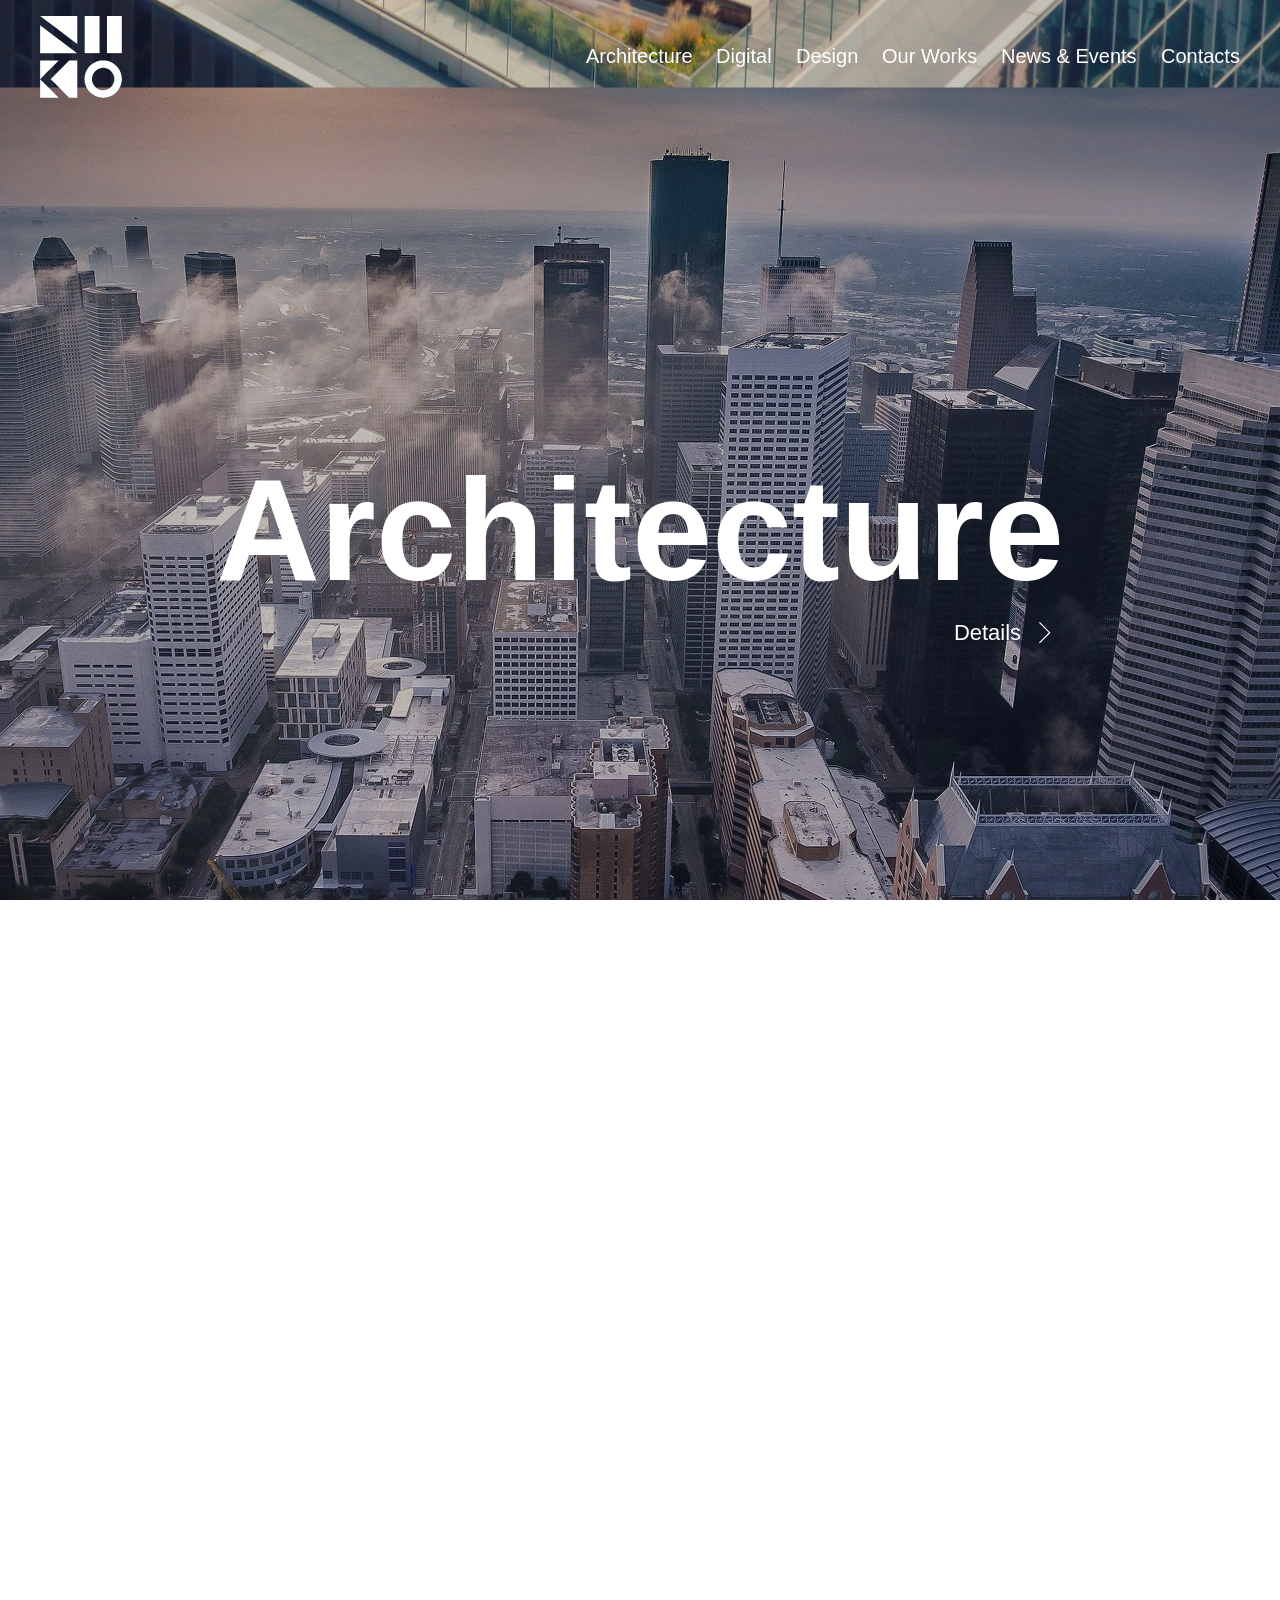
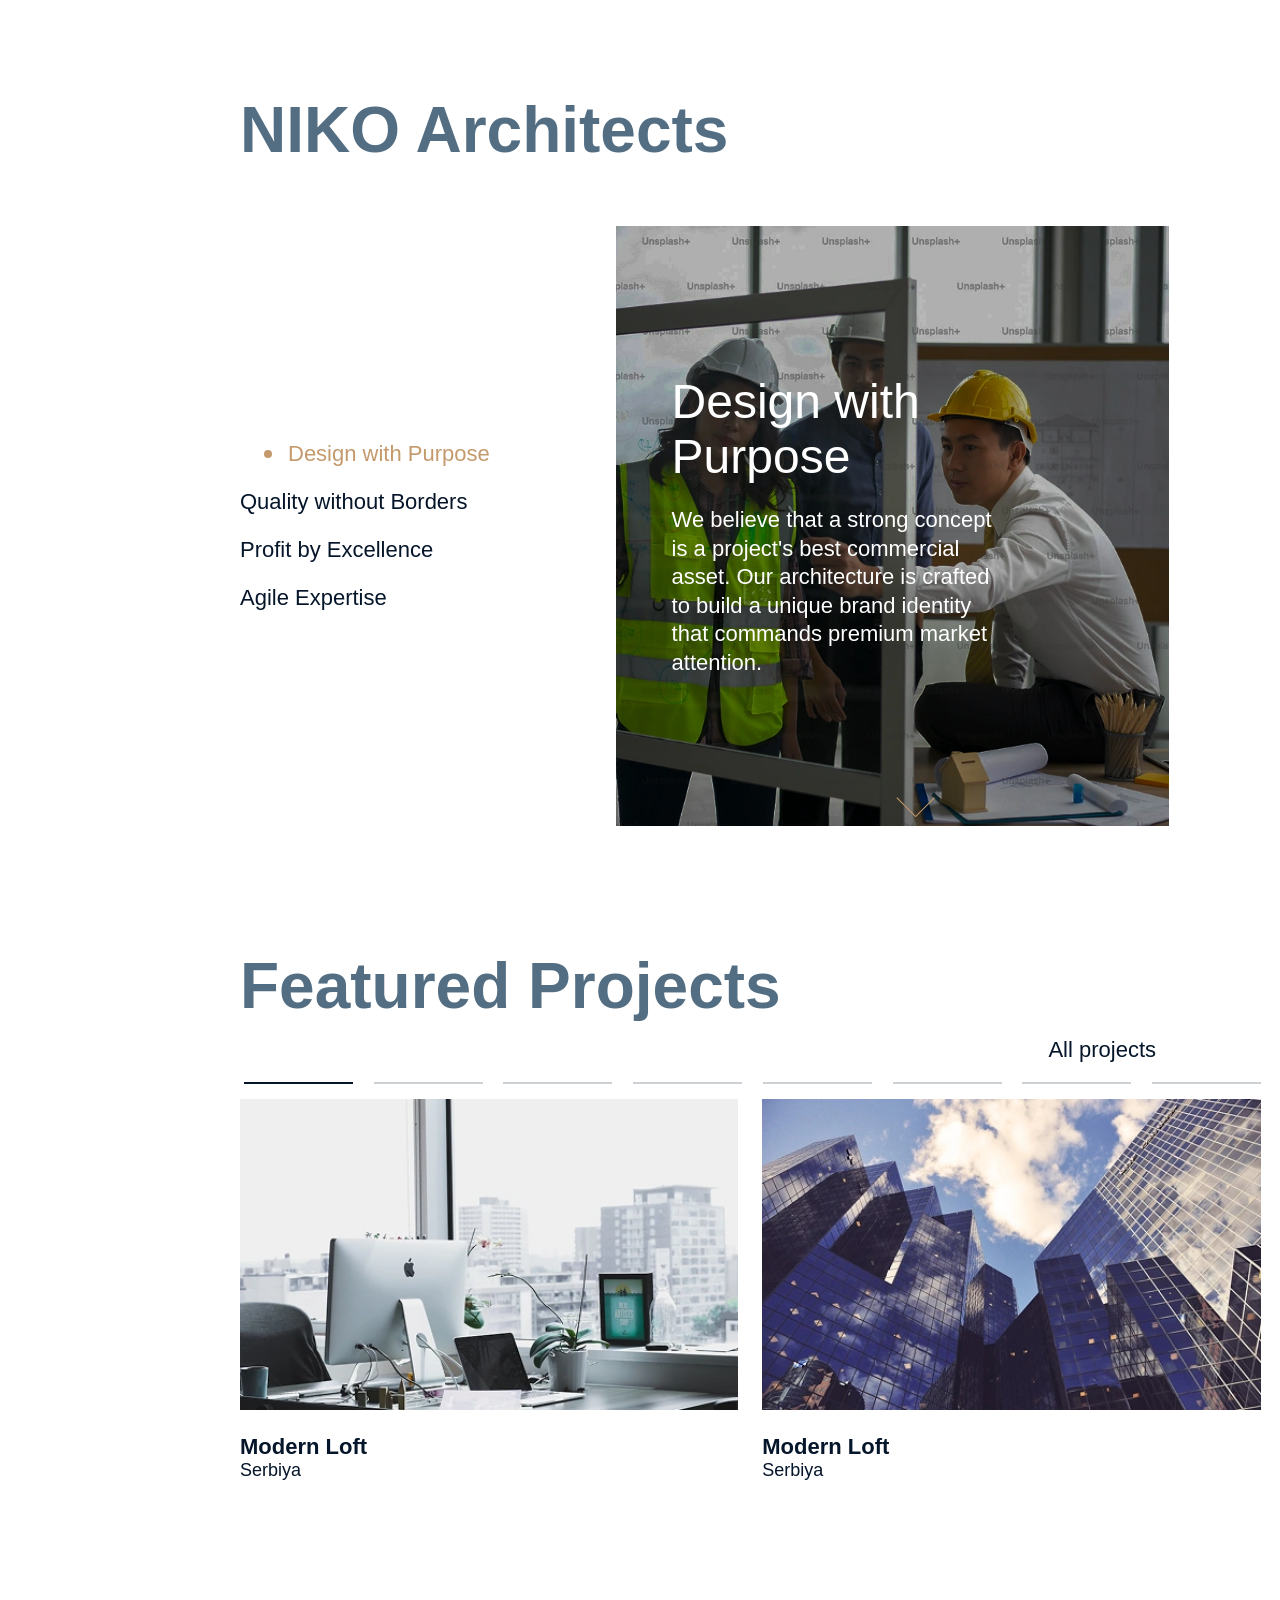
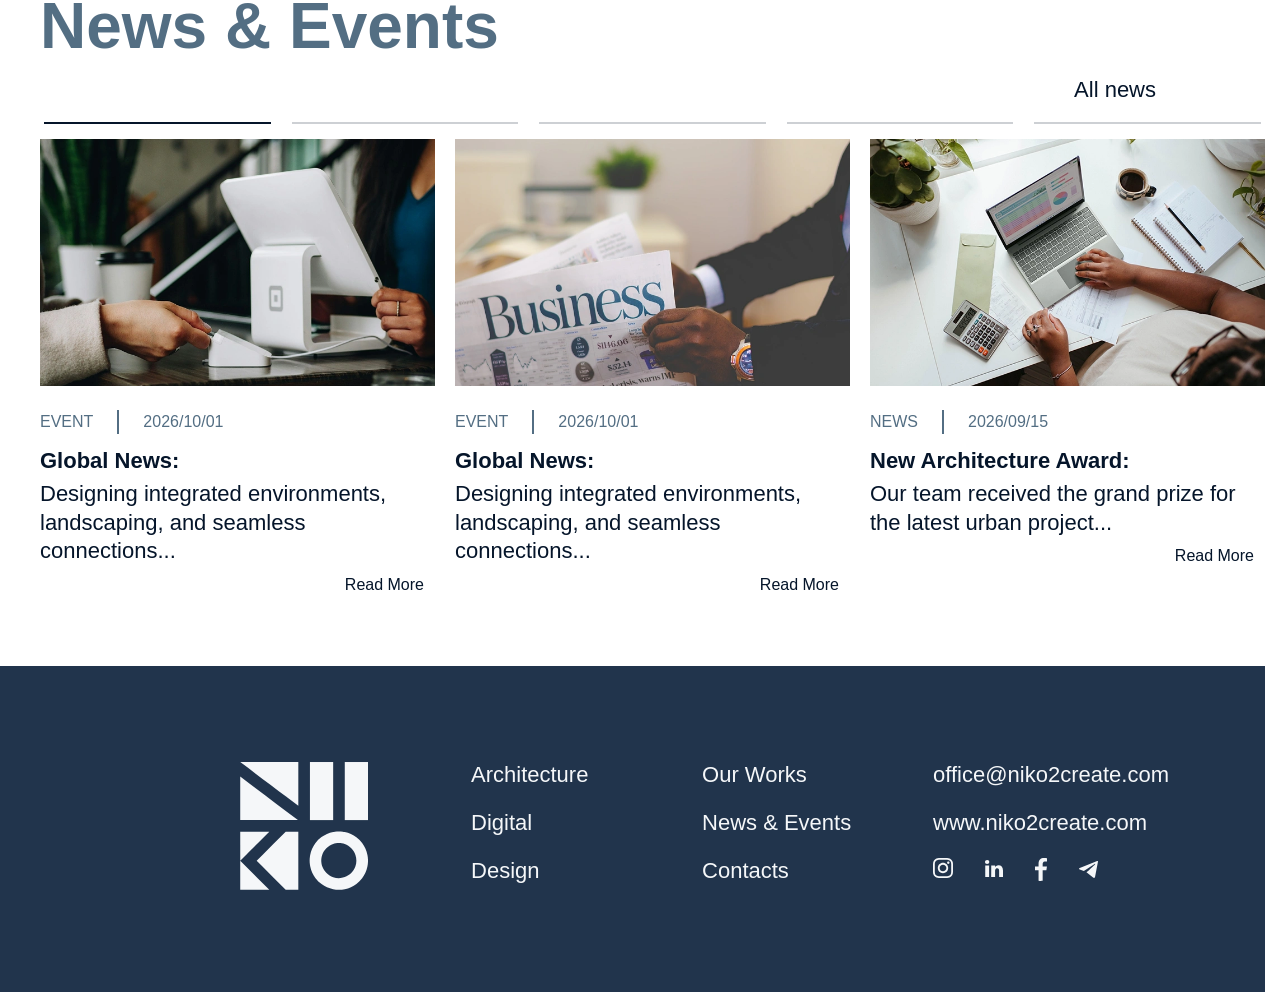
<file: index.html>
<!DOCTYPE html>
<html lang="en">

<head>
  <meta charset="UTF-8">
  <meta name="viewport" content="width=device-width, initial-scale=1.0">
  <title>Niko17</title>
  <link rel="icon" type="image/x-icon" href="favicon.ico">
  <link href = "https://fonts.cdnfonts.com/css/neue-haas-grotesk-display-pro" rel = "stylesheet"> 
  <link rel="stylesheet" href="styles/styles.css">
  <link rel="stylesheet" href="https://cdn.jsdelivr.net/npm/swiper@11/swiper-bundle.min.css" />
</head>

<body class="home-page">
  <header class="main-header">
    <a href="index.html" class="header-logo-place">
      <svg version="1.1" id="Слой_1" xmlns="http://www.w3.org/2000/svg" xmlns:xlink="http://www.w3.org/1999/xlink"
        x="0px" y="0px" viewBox="0 0 500 500" style="enable-background:new 0 0 500 500;" xml:space="preserve">
        <g>
          <path class="st0" d="M227.8,0.1v171.2l-45.4-34.2v-0.9h-1.1C123.4,92.6,58.8,43.9,0.9,0.3V0.1H227.8z" />
          <rect x="273.2" y="0.1" class="st0" width="90.7" height="226.8" />
          <rect x="409.3" y="0.1" class="st0" width="90.7" height="226.8" />
          <polygon class="st0" points="46.3,90.9 46.3,91.3 45.7,90.9 	" />
          <polygon class="st0" points="46.3,90.9 46.3,91.3 45.7,90.9 	" />
          <polygon class="st0" points="182.4,136.2 182.4,137.1 181.3,136.2 	" />
          <path class="st0" d="M226.3,227H0.9V57.1C74.1,112.3,153.2,171.9,226.3,227z" />
          <polygon class="st0" points="114.4,272.3 33,353.7 23.6,363.1 0.9,385.8 0.9,272.3 	" />
          <polygon class="st0" points="114.4,499.2 0.9,499.2 0.9,385.8 69,453.8 91.7,476.5 	" />
          <polygon class="st0" points="227.8,272.3 227.8,499.2 178.5,499.2 137.1,457.7 133.2,453.8 87.8,408.4 65.1,385.8 87.8,363.1 
       91.7,359.2 133.1,317.7 178.5,272.3 	" />
          <path class="st0" d="M497.8,363.1c-3.3-16.7-10.2-32.1-20-45.4c-6.5-8.9-14.4-16.8-23.2-23.5c-13.2-10-28.6-17.1-45.4-20.6
       c-2.6-0.5-5.2-1-7.8-1.3c-5-0.7-10.2-1-15.4-1c-5.2,0-10.4,0.4-15.4,1c-2.3,0.3-4.5,0.7-6.8,1.1c-16.7,3.3-32.2,10.3-45.4,20
       c-9.3,6.8-17.4,15-24.2,24.2c-9.8,13.2-16.7,28.6-20,45.4c-0.4,2.2-0.8,4.4-1.1,6.7c-0.7,5.1-1.1,10.2-1.1,15.5s0.4,10.4,1.1,15.5
       c0.3,2.6,0.8,5.2,1.3,7.7c3.5,16.8,10.6,32.2,20.6,45.4c6.7,8.8,14.6,16.6,23.5,23.2c13.2,9.8,28.6,16.7,45.4,20
       c7.2,1.4,14.6,2.2,22.2,2.2c8,0,15.7-0.8,23.2-2.4c16.8-3.5,32.2-10.6,45.4-20.6c8.5-6.4,16-13.9,22.4-22.4
       c10-13.2,17.1-28.6,20.6-45.4c1.6-7.5,2.4-15.3,2.4-23.2C500,377.6,499.3,370.2,497.8,363.1z M450.6,408.4
       c-6.9,19.2-22.1,34.4-41.3,41.3c-7.2,2.6-15.1,4.1-23.2,4.1c-7.8,0-15.2-1.3-22.2-3.7c-19.7-6.7-35.3-22.2-42.4-41.7
       c-1.3-3.6-2.3-7.3-3-11.2c-0.7-3.9-1.1-7.9-1.1-12c0-4.1,0.4-8.1,1.1-12c0.6-3.5,1.5-6.8,2.6-10.1c6.9-20,22.7-35.9,42.8-42.8
       c3.3-1.1,6.7-2,10.1-2.6c3.9-0.7,7.9-1.1,12-1.1s8.1,0.4,12,1.1c3.9,0.7,7.6,1.7,11.2,3c19.5,7,35,22.7,41.7,42.4
       c2.4,7,3.7,14.4,3.7,22.2C454.6,393.4,453.2,401.2,450.6,408.4z" />
        </g>
      </svg>
    </a>
    <nav class="main-nav">
      <ul class="menu-list">
        <a href="architecture.html" class="nav-link">Architecture</a>
        <a href="digital.html" class="nav-link">Digital</a>
        <a href="design.html" class="nav-link">Design</a>
        <a href="catalog.html" class="nav-link">Our Works</a>
        <a href="news.html" class="nav-link">News & Events</a>
        <a href="contacts.html" class="nav-link">Contacts</a>
      </ul>
    </nav>

    <div class="mobile-burger" id="burger">
      <!-- Кнопка Бургер -->
      <span></span>
      <span></span>
      <span></span>
    </div>
    <!-- Полноэкранное мобильное меню -->
    <div class="mobile-menu" id="mobileMenu">
      <nav class="mobile-nav">
        <a href="architecture.html" class="mobile-link">Architecture</a>
        <a href="digital.html" class="mobile-link">Digital</a>
        <a href="design.html" class="mobile-link">Design</a>
        <a href="catalog.html" class="mobile-link">Our Works</a>
        <a href="news.html" class="mobile-link">News & Events</a>
        <a href="contacts.html" class="mobile-link">Contacts</a>
      </nav>
    </div>
  </header>
  <div class="slider" id="mainSlider">
    <!-- Слайд 1 -->
    <section class="slide" id="slide-1">
      <div class="image-container"><img src="images/hero-6.webp" alt=""></div>
    </section>
    <!-- Слайд 2 -->
    <section class="slide" id="slide-2">
      <div class="image-container"><img src="images/hero-2.webp" alt=""></div>
      <div class="slide-content">
        <div class="reveal-content">
          <h2 class="reveal-title">Architecture</h2>
         
          <a class="reveal-link" href="architecture.html">Details
            <svg width="12" height="24" viewBox="0 0 20 36" fill="none" xmlns="http://www.w3.org/2000/svg">
              <path d="M0.707133 0.70717L17.6777 17.6777L0.707136 34.6483" stroke="white" stroke-width="2" />
            </svg>
          </a>
        </div>
      </div>
    </section>
    <!-- Слайд 3 -->
    <section class="slide" id="slide-3">
      <div class="image-container"><img src="images/hero-4.webp" alt=""></div>
      <div class="slide-content">
        <div class="reveal-content">
          <h2 class="reveal-title">Digital</h2>
          
          <a class="reveal-link" href="digital.html">Details
            <svg width="12" height="24" viewBox="0 0 20 36" fill="none" xmlns="http://www.w3.org/2000/svg">
              <path d="M0.707133 0.70717L17.6777 17.6777L0.707136 34.6483" stroke="white" stroke-width="2" />
            </svg>
          </a>
        </div>
      </div>
    </section>
    <!-- Слайд 4 -->
    <section class="slide" id="slide-4">
      <div class="image-container"><img src="images/hero-8.webp" alt=""></div>
      <div class="slide-content">
        <div class="reveal-content">
          <h2 class="reveal-title">Design</h2>
          
          <a class="reveal-link" href="design.html">Details
            <svg width="12" height="24" viewBox="0 0 20 36" fill="none" xmlns="http://www.w3.org/2000/svg">
              <path d="M0.707133 0.70717L17.6777 17.6777L0.707136 34.6483" stroke="white" stroke-width="2" />
            </svg>
          </a>
        </div>
      </div>
    </section>
    <!-- Слайд 5 -->
    <section class="slide" id="slide-5">
      <div class="image-container"><img src="images/hero-5.webp" alt=""></div>
      <div class="slide-content slide-content--5">
        <div class="reveal-content reveal-content--5">
          <h2 class="reveal-title--5 title">We are a multidisciplinary <br>architecture bureau dedicated <br>to the art of
            spatial transformation</h2>
        </div>
      </div>
    </section>
  </div>
  <div id="content-wrapper">
    <section class="about-section" id="about">
      <h2 class="about-title title">NIKO Architects</h2>
      <div class="about-body">
        <div class="about-right">
          <ul class="about-list">
            <li class="about-item active" data-index="0">Design with Purpose</li>
            <li class="about-item" data-index="1">Quality without Borders</li>
            <li class="about-item" data-index="2">Profit by Excellence</li>
            <li class="about-item" data-index="3">Agile Expertise</li>
          </ul>
        </div>
        <div class="about-left swiper about-slider">
          <div class="swiper-wrapper">
            <!-- Слайд 1 -->
            <div class="swiper-slide">
              <div class="about-card">
                <img src="images/about-1.webp" alt="">
                <div class="about-card-overlay ">
                  <h3>Design with Purpose</h3>
                  <p>We believe that a strong concept is a project's best commercial asset. Our architecture is crafted
                    to build a unique brand identity that commands premium market attention.</p>
                </div>
              </div>
            </div>
            <!-- Слайд 2 -->
            <div class="swiper-slide">
              <div class="about-card">
                <img src="images/about-2.webp" alt="">
                <div class="about-card-overlay">
                  <h3>Quality without Borders</h3>
                  <p> We bridge local ambition with global standards. By applying international benchmarks to every
                    detail, we deliver complex, high-end projects that stand the test of time.</p>
                </div>
              </div>
            </div>
            <!-- Слайд 3 -->
            <div class="swiper-slide">
              <div class="about-card">
                <img src="images/about-3.webp" alt="">
                <div class="about-card-overlay">
                  <h3>Profit by Excellence</h3>
                  <p>We prove that bold vision and developer goals are not at odds. Our approach optimizes every square
                    meter, turning ambitious aesthetics into measurable financial success.</p>
                </div>
              </div>
            </div>
            <!-- Слайд 4 -->
            <div class="swiper-slide">
              <div class="about-card">
                <img src="images/about-4.webp" alt="">
                <div class="about-card-overlay">
                  <h3>Agile Expertise</h3>
                  <p>We tackle large-scale urban challenges through a tight-knit synergy of architects, urbanists, and
                    product experts, ensuring a holistic perspective from the first sketch to the final brick.</p>
                </div>
              </div>
            </div>
            <!-- Кнопки навигации -->

          </div>
          <div class="about-nav">
            <div class="swiper-button-prev about-button-prev"><svg width="36" height="20" viewBox="0 0 36 20"
                fill="none" xmlns="http://www.w3.org/2000/svg">
                <path d="M34.6483 0.707135L17.6777 17.6777L0.707172 0.707135" stroke="white" stroke-width="1" />
              </svg></div>
            <div class="swiper-button-next about-button-next"><svg width="36" height="20" viewBox="0 0 36 20"
                fill="none" xmlns="http://www.w3.org/2000/svg">
                <path d="M34.6483 0.707135L17.6777 17.6777L0.707172 0.707135" stroke="white" stroke-width="1" />
              </svg></div>
          </div>
        </div>
        

      </div>
    </section>
    <section class="projects-section" id="works">
      <h2 class="projects-title title">Featured Projects</h2>
      <a class="projects-link-page" href="catalog.html">All projects</a>
      <!-- 1. ПУСТОЙ КОНТЕЙНЕР ДЛЯ SWIPER -->
      <div class="projects-pagination"></div>
      <div class="projects-container swiper">
        <div class="swiper-wrapper" id="projects-wrapper">
          <!-- Сюда JS будет копировать карточки -->
        </div>
      </div>
    </section>
    <section class="news-section" id="news">
      <h2 class="news-title title">News & Events</h2>
      <a class="news-link-page" href="news.html">All news</a>
      <!-- Оболочка Swiper -->
      <div class="news-pagination"></div>
      <div class="news-container swiper">
        <!-- id="news-wrapper" — это "магнит" для нашего скрипта -->
        <div class="swiper-wrapper" id="news-wrapper">
          <!-- Карточки прилетят сюда из JSON автоматически -->
        </div>
      </div>
    </section>
  </div>
  <footer class="footer">
    <div class="footer__body">
      <div class="footer__col">
        <a class="footer__logo" href="index.html">
          <svg version="1.1" xmlns="http://www.w3.org/2000/svg" xmlns:xlink="http://www.w3.org/1999/xlink" x="0px"
            y="0px" viewBox="0 0 500 500" style="enable-background:new 0 0 500 500;" xml:space="preserve">
            <g>
              <path class="st0" d="M227.8,0.1v171.2l-45.4-34.2v-0.9h-1.1C123.4,92.6,58.8,43.9,0.9,0.3V0.1H227.8z" />
              <rect x="273.2" y="0.1" class="st0" width="90.7" height="226.8" />
              <rect x="409.3" y="0.1" class="st0" width="90.7" height="226.8" />
              <polygon class="st0" points="46.3,90.9 46.3,91.3 45.7,90.9 	" />
              <polygon class="st0" points="46.3,90.9 46.3,91.3 45.7,90.9 	" />
              <polygon class="st0" points="182.4,136.2 182.4,137.1 181.3,136.2 	" />
              <path class="st0" d="M226.3,227H0.9V57.1C74.1,112.3,153.2,171.9,226.3,227z" />
              <polygon class="st0" points="114.4,272.3 33,353.7 23.6,363.1 0.9,385.8 0.9,272.3 	" />
              <polygon class="st0" points="114.4,499.2 0.9,499.2 0.9,385.8 69,453.8 91.7,476.5 	" />
              <polygon class="st0" points="227.8,272.3 227.8,499.2 178.5,499.2 137.1,457.7 133.2,453.8 87.8,408.4 65.1,385.8 87.8,363.1 
       91.7,359.2 133.1,317.7 178.5,272.3 	" />
              <path class="st0" d="M497.8,363.1c-3.3-16.7-10.2-32.1-20-45.4c-6.5-8.9-14.4-16.8-23.2-23.5c-13.2-10-28.6-17.1-45.4-20.6
       c-2.6-0.5-5.2-1-7.8-1.3c-5-0.7-10.2-1-15.4-1c-5.2,0-10.4,0.4-15.4,1c-2.3,0.3-4.5,0.7-6.8,1.1c-16.7,3.3-32.2,10.3-45.4,20
       c-9.3,6.8-17.4,15-24.2,24.2c-9.8,13.2-16.7,28.6-20,45.4c-0.4,2.2-0.8,4.4-1.1,6.7c-0.7,5.1-1.1,10.2-1.1,15.5s0.4,10.4,1.1,15.5
       c0.3,2.6,0.8,5.2,1.3,7.7c3.5,16.8,10.6,32.2,20.6,45.4c6.7,8.8,14.6,16.6,23.5,23.2c13.2,9.8,28.6,16.7,45.4,20
       c7.2,1.4,14.6,2.2,22.2,2.2c8,0,15.7-0.8,23.2-2.4c16.8-3.5,32.2-10.6,45.4-20.6c8.5-6.4,16-13.9,22.4-22.4
       c10-13.2,17.1-28.6,20.6-45.4c1.6-7.5,2.4-15.3,2.4-23.2C500,377.6,499.3,370.2,497.8,363.1z M450.6,408.4
       c-6.9,19.2-22.1,34.4-41.3,41.3c-7.2,2.6-15.1,4.1-23.2,4.1c-7.8,0-15.2-1.3-22.2-3.7c-19.7-6.7-35.3-22.2-42.4-41.7
       c-1.3-3.6-2.3-7.3-3-11.2c-0.7-3.9-1.1-7.9-1.1-12c0-4.1,0.4-8.1,1.1-12c0.6-3.5,1.5-6.8,2.6-10.1c6.9-20,22.7-35.9,42.8-42.8
       c3.3-1.1,6.7-2,10.1-2.6c3.9-0.7,7.9-1.1,12-1.1s8.1,0.4,12,1.1c3.9,0.7,7.6,1.7,11.2,3c19.5,7,35,22.7,41.7,42.4
       c2.4,7,3.7,14.4,3.7,22.2C454.6,393.4,453.2,401.2,450.6,408.4z" />
            </g>
          </svg>
        </a>
      </div>
      <div class="footer__col">
        <ul class="footer__menu-list">
          <li class="footer__menu-item"><a href="architecture.html" class="footer__menu-link">Architecture</a></li>
          <li class="footer__menu-item"><a href="digital.html" class="footer__menu-link">Digital</a></li>
          <li class="footer__menu-item"><a href="design.html" class="footer__menu-link">Design</a></li>
        </ul>
      </div>
      <div class="footer__col">
        <ul class="footer__menu-list">
          <li class="footer__menu-item"><a href="catalog.html" class="footer__menu-link">Our Works</a></li>
          <li class="footer__menu-item"><a href="news.html" class="footer__menu-link">News & Events</a></li>
          <li class="footer__menu-item"><a href="contacts.html" class="footer__menu-link">Contacts</a></li>
        </ul>
      </div>
      <div class="footer__col">
        <ul class="footer__menu-list">
          <li class="footer__menu-item"><a href="mailto:office@niko2create.com"
              class="footer__menu-link">office@niko2create.com</a></li>
          <li class="footer__menu-item"><a href="www.niko2create.com" class="footer__menu-link">www.niko2create.com</a>
          </li>
          <li class="footer__menu-item">
            <ul class="footer__soc1als-list">
              <li class="footer__soc1als-item">
                <a class="footer__soc1als-link" href="/">
                  <svg width="20" height="20" viewBox="0 0 20 20" fill="none" xmlns="http://www.w3.org/2000/svg">
                    <path
                      d="M10 1.80723C12.6506 1.80723 13.0121 1.80723 14.0964 1.80723C15.0602 1.80723 15.5422 2.04819 15.9036 2.16868C16.3855 2.40964 16.747 2.53012 17.1084 2.89157C17.4699 3.25301 17.7108 3.61446 17.8313 4.09639C17.9518 4.45783 18.0723 4.93976 18.1928 5.90362C18.1928 6.98795 18.1928 7.22892 18.1928 10C18.1928 12.7711 18.1928 13.0121 18.1928 14.0964C18.1928 15.0602 17.9518 15.5422 17.8313 15.9036C17.5904 16.3855 17.4699 16.747 17.1084 17.1084C16.747 17.4699 16.3855 17.7108 15.9036 17.8313C15.5422 17.9518 15.0602 18.0723 14.0964 18.1928C13.0121 18.1928 12.7711 18.1928 10 18.1928C7.22892 18.1928 6.98795 18.1928 5.90362 18.1928C4.93976 18.1928 4.45783 17.9518 4.09639 17.8313C3.61446 17.5904 3.25301 17.4699 2.89157 17.1084C2.53012 16.747 2.28916 16.3855 2.16868 15.9036C2.04819 15.5422 1.92771 15.0602 1.80723 14.0964C1.80723 13.0121 1.80723 12.7711 1.80723 10C1.80723 7.22892 1.80723 6.98795 1.80723 5.90362C1.80723 4.93976 2.04819 4.45783 2.16868 4.09639C2.40964 3.61446 2.53012 3.25301 2.89157 2.89157C3.25301 2.53012 3.61446 2.28916 4.09639 2.16868C4.45783 2.04819 4.93976 1.92771 5.90362 1.80723C6.98795 1.80723 7.3494 1.80723 10 1.80723ZM10 0C7.22892 0 6.98795 0 5.90362 0C4.81928 0 4.09639 0.240965 3.49398 0.481928C2.89157 0.722892 2.28916 1.08434 1.68675 1.68675C1.08434 2.28916 0.843374 2.77109 0.481928 3.49398C0.240965 4.09639 0.120482 4.81928 0 5.90362C0 6.98795 0 7.3494 0 10C0 12.7711 0 13.0121 0 14.0964C0 15.1807 0.240965 15.9036 0.481928 16.506C0.722892 17.1084 1.08434 17.7108 1.68675 18.3133C2.28916 18.9157 2.77109 19.1566 3.49398 19.5181C4.09639 19.759 4.81928 19.8795 5.90362 20C6.98795 20 7.3494 20 10 20C12.6506 20 13.0121 20 14.0964 20C15.1807 20 15.9036 19.759 16.506 19.5181C17.1084 19.2771 17.7108 18.9157 18.3133 18.3133C18.9157 17.7108 19.1566 17.2289 19.5181 16.506C19.759 15.9036 19.8795 15.1807 20 14.0964C20 13.0121 20 12.6506 20 10C20 7.3494 20 6.98795 20 5.90362C20 4.81928 19.759 4.09639 19.5181 3.49398C19.2771 2.89157 18.9157 2.28916 18.3133 1.68675C17.7108 1.08434 17.2289 0.843374 16.506 0.481928C15.9036 0.240965 15.1807 0.120482 14.0964 0C13.0121 0 12.7711 0 10 0Z"
                      fill="#05152A" />
                    <path
                      d="M10 4.81928C7.10843 4.81928 4.81928 7.10843 4.81928 10C4.81928 12.8916 7.10843 15.1807 10 15.1807C12.8916 15.1807 15.1807 12.8916 15.1807 10C15.1807 7.10843 12.8916 4.81928 10 4.81928ZM10 13.3735C8.19277 13.3735 6.62651 11.9277 6.62651 10C6.62651 8.19277 8.07229 6.62651 10 6.62651C11.8072 6.62651 13.3735 8.07229 13.3735 10C13.3735 11.8072 11.8072 13.3735 10 13.3735Z"
                      fill="#05152A" />
                    <path
                      d="M15.3012 5.90362C15.9666 5.90362 16.506 5.3642 16.506 4.6988C16.506 4.03339 15.9666 3.49398 15.3012 3.49398C14.6358 3.49398 14.0964 4.03339 14.0964 4.6988C14.0964 5.3642 14.6358 5.90362 15.3012 5.90362Z"
                      fill="#05152A" />
                  </svg>
                </a>
              </li>
              <li class="footer__soc1als-item">
                <a class="footer__soc1als-link" href="/">
                  <svg width="18" height="18" viewBox="0 0 15 15" fill="none" xmlns="http://www.w3.org/2000/svg">
                    <path
                      d="M15 8.7444V14.2601H11.7713V9.08072C11.7713 7.80269 11.3004 6.92825 10.157 6.92825C9.28251 6.92825 8.74439 7.53363 8.5426 8.07175C8.47534 8.27354 8.40807 8.5426 8.40807 8.87892V14.2601H5.17937C5.17937 14.2601 5.24664 5.5157 5.17937 4.64126H8.40807V5.98655C8.81166 5.3139 9.61883 4.3722 11.3004 4.3722C13.3856 4.3722 15 5.78475 15 8.7444ZM1.81614 0C0.739908 0 0 0.73991 0 1.68161C0 2.62332 0.672645 3.36323 1.74888 3.36323C2.89238 3.36323 3.56502 2.62332 3.56502 1.68161C3.63229 0.672646 2.95964 0 1.81614 0ZM0.201793 14.2601H3.43049V4.64126H0.201793V14.2601Z"
                      fill="#05152A" />
                  </svg>
                </a>
              </li>
              <li class="footer__soc1als-item">
                <a class="footer__soc1als-link" href="/">
                  <svg width="12" height="23" viewBox="0 0 12 23" fill="none" xmlns="http://www.w3.org/2000/svg">
                    <path
                      d="M7.65708 12.3648H11.3793L11.9637 8.56055H7.65632V6.48134C7.65632 4.90099 8.16957 3.49962 9.63891 3.49962H12V0.179741C11.5852 0.123382 10.7078 0 9.04996 0C5.58819 0 3.55867 1.8393 3.55867 6.0297V8.56055H0V12.3648H3.55867V22.821C4.26344 22.9276 4.97729 23 5.71007 23C6.37245 23 7.01893 22.9391 7.65708 22.8522V12.3648Z"
                      fill="#05152A" />
                  </svg>
                </a>
              </li>
              <li class="footer__soc1als-item">
                <a class="footer__soc1als-link" href="/">
                  <svg width="19" height="17" viewBox="0 0 19 17" fill="none" xmlns="http://www.w3.org/2000/svg">
                    <path
                      d="M19 0.602225L15.9946 16.2923C15.9946 16.2923 15.5741 17.3801 14.4189 16.8584L7.48458 11.3526L7.45242 11.3364C8.38909 10.4654 15.6524 3.70266 15.9698 3.39612C16.4613 2.92136 16.1562 2.63873 15.5856 2.99736L4.85679 10.053L0.717638 8.61077C0.717638 8.61077 0.0662573 8.37083 0.00359284 7.84911C-0.0598962 7.32653 0.739076 7.0439 0.739076 7.0439L17.6131 0.188948C17.6131 0.188948 19 -0.44207 19 0.602225Z"
                      fill="#05152A" />
                  </svg>
                </a>
              </li>
            </ul>
          </li>
        </ul>
      </div>

    </div>
    <!-- <div class="footer__bottom">
      <small class="footer__copy">
        © 2026 Niko. Все права защищены.
      </small>
      <a class="footer__additional" href="#">Политика конфиденциальности</a>
      <a class="footer__additional" href="#">Условия использования</a>
    </div> -->
  </footer>
  <div class="cube-viewport">
    <div class="cube" id="hero-cube">
      <div class="side front active-side">
        <div class="side-image">
          <svg version="1.1" xmlns="http://www.w3.org/2000/svg" xmlns:xlink="http://www.w3.org/1999/xlink" x="0px"
            y="0px" viewBox="0 0 500 500" style="enable-background:new 0 0 500 500;" xml:space="preserve">
            <g>
              <path class="st0" d="M227.8,0.1v171.2l-45.4-34.2v-0.9h-1.1C123.4,92.6,58.8,43.9,0.9,0.3V0.1H227.8z" />
              <rect x="273.2" y="0.1" class="st0" width="90.7" height="226.8" />
              <rect x="409.3" y="0.1" class="st0" width="90.7" height="226.8" />
              <polygon class="st0" points="46.3,90.9 46.3,91.3 45.7,90.9 	" />
              <polygon class="st0" points="46.3,90.9 46.3,91.3 45.7,90.9 	" />
              <polygon class="st0" points="182.4,136.2 182.4,137.1 181.3,136.2 	" />
              <path class="st0" d="M226.3,227H0.9V57.1C74.1,112.3,153.2,171.9,226.3,227z" />
              <polygon class="st0" points="114.4,272.3 33,353.7 23.6,363.1 0.9,385.8 0.9,272.3 	" />
              <polygon class="st0" points="114.4,499.2 0.9,499.2 0.9,385.8 69,453.8 91.7,476.5 	" />
              <polygon class="st0" points="227.8,272.3 227.8,499.2 178.5,499.2 137.1,457.7 133.2,453.8 87.8,408.4 65.1,385.8 87.8,363.1 
           91.7,359.2 133.1,317.7 178.5,272.3 	" />
              <path class="st0" d="M497.8,363.1c-3.3-16.7-10.2-32.1-20-45.4c-6.5-8.9-14.4-16.8-23.2-23.5c-13.2-10-28.6-17.1-45.4-20.6
           c-2.6-0.5-5.2-1-7.8-1.3c-5-0.7-10.2-1-15.4-1c-5.2,0-10.4,0.4-15.4,1c-2.3,0.3-4.5,0.7-6.8,1.1c-16.7,3.3-32.2,10.3-45.4,20
           c-9.3,6.8-17.4,15-24.2,24.2c-9.8,13.2-16.7,28.6-20,45.4c-0.4,2.2-0.8,4.4-1.1,6.7c-0.7,5.1-1.1,10.2-1.1,15.5s0.4,10.4,1.1,15.5
           c0.3,2.6,0.8,5.2,1.3,7.7c3.5,16.8,10.6,32.2,20.6,45.4c6.7,8.8,14.6,16.6,23.5,23.2c13.2,9.8,28.6,16.7,45.4,20
           c7.2,1.4,14.6,2.2,22.2,2.2c8,0,15.7-0.8,23.2-2.4c16.8-3.5,32.2-10.6,45.4-20.6c8.5-6.4,16-13.9,22.4-22.4
           c10-13.2,17.1-28.6,20.6-45.4c1.6-7.5,2.4-15.3,2.4-23.2C500,377.6,499.3,370.2,497.8,363.1z M450.6,408.4
           c-6.9,19.2-22.1,34.4-41.3,41.3c-7.2,2.6-15.1,4.1-23.2,4.1c-7.8,0-15.2-1.3-22.2-3.7c-19.7-6.7-35.3-22.2-42.4-41.7
           c-1.3-3.6-2.3-7.3-3-11.2c-0.7-3.9-1.1-7.9-1.1-12c0-4.1,0.4-8.1,1.1-12c0.6-3.5,1.5-6.8,2.6-10.1c6.9-20,22.7-35.9,42.8-42.8
           c3.3-1.1,6.7-2,10.1-2.6c3.9-0.7,7.9-1.1,12-1.1s8.1,0.4,12,1.1c3.9,0.7,7.6,1.7,11.2,3c19.5,7,35,22.7,41.7,42.4
           c2.4,7,3.7,14.4,3.7,22.2C454.6,393.4,453.2,401.2,450.6,408.4z" />
            </g>
          </svg>
        </div>
      </div>
      <div class="side top">
        <div class="side-image--2">
          <svg width="346" height="99" viewBox="0 0 346 99" fill="none" xmlns="http://www.w3.org/2000/svg">
            <path
              d="M1.5 94.684V3.164H28.252L58.204 54.62H58.46V3.164H84.316V94.684H56.668L27.612 42.844H27.356V94.684H1.5ZM108.175 94.684V3.164H134.927V94.684H108.175ZM158.725 94.684V3.164H185.477V33.116L213.125 3.164H243.845L209.669 40.028L245.765 94.684H214.661L191.365 58.46L185.477 65.116V94.684H158.725ZM331.694 83.548C323.161 92.4227 311.897 96.86 297.902 96.86C283.907 96.86 272.686 92.4227 264.238 83.548C255.79 74.588 251.566 63.1533 251.566 49.244C251.566 35.3347 255.79 23.9 264.238 14.94C272.686 5.98 283.907 1.5 297.902 1.5C311.897 1.5 323.161 5.98 331.694 14.94C340.227 23.9 344.494 35.3347 344.494 49.244C344.494 63.1533 340.227 74.588 331.694 83.548ZM283.694 68.188C287.022 73.052 291.801 75.484 298.03 75.484C304.259 75.484 309.038 73.052 312.366 68.188C315.694 63.324 317.358 57.0093 317.358 49.244C317.358 41.4787 315.694 35.164 312.366 30.3C309.038 25.3507 304.259 22.876 298.03 22.876C291.801 22.876 287.022 25.3507 283.694 30.3C280.366 35.164 278.702 41.4787 278.702 49.244C278.702 57.0093 280.366 63.324 283.694 68.188Z"
              stroke-width="2" stroke-linejoin="round" />
          </svg>
        </div>
      </div>
      <div class="side back">
        <div class="side-image">
          <svg version="1.1" id="Слой_2" xmlns="http://www.w3.org/2000/svg" xmlns:xlink="http://www.w3.org/1999/xlink"
            x="0px" y="0px" viewBox="0 0 500 500" style="enable-background:new 0 0 500 500;" xml:space="preserve">
            <g>
              <path class="st0" d="M227.8,0.1v171.2l-45.4-34.2v-0.9h-1.1C123.4,92.6,58.8,43.9,0.9,0.3V0.1H227.8z" />
              <rect x="273.2" y="0.1" class="st0" width="90.7" height="226.8" />
              <rect x="409.3" y="0.1" class="st0" width="90.7" height="226.8" />
              <polygon class="st0" points="46.3,90.9 46.3,91.3 45.7,90.9 	" />
              <polygon class="st0" points="46.3,90.9 46.3,91.3 45.7,90.9 	" />
              <polygon class="st0" points="182.4,136.2 182.4,137.1 181.3,136.2 	" />
              <path class="st0" d="M226.3,227H0.9V57.1C74.1,112.3,153.2,171.9,226.3,227z" />
              <polygon class="st0" points="114.4,272.3 33,353.7 23.6,363.1 0.9,385.8 0.9,272.3 	" />
              <polygon class="st0" points="114.4,499.2 0.9,499.2 0.9,385.8 69,453.8 91.7,476.5 	" />
              <polygon class="st0" points="227.8,272.3 227.8,499.2 178.5,499.2 137.1,457.7 133.2,453.8 87.8,408.4 65.1,385.8 87.8,363.1 
           91.7,359.2 133.1,317.7 178.5,272.3 	" />
              <path class="st0" d="M497.8,363.1c-3.3-16.7-10.2-32.1-20-45.4c-6.5-8.9-14.4-16.8-23.2-23.5c-13.2-10-28.6-17.1-45.4-20.6
           c-2.6-0.5-5.2-1-7.8-1.3c-5-0.7-10.2-1-15.4-1c-5.2,0-10.4,0.4-15.4,1c-2.3,0.3-4.5,0.7-6.8,1.1c-16.7,3.3-32.2,10.3-45.4,20
           c-9.3,6.8-17.4,15-24.2,24.2c-9.8,13.2-16.7,28.6-20,45.4c-0.4,2.2-0.8,4.4-1.1,6.7c-0.7,5.1-1.1,10.2-1.1,15.5s0.4,10.4,1.1,15.5
           c0.3,2.6,0.8,5.2,1.3,7.7c3.5,16.8,10.6,32.2,20.6,45.4c6.7,8.8,14.6,16.6,23.5,23.2c13.2,9.8,28.6,16.7,45.4,20
           c7.2,1.4,14.6,2.2,22.2,2.2c8,0,15.7-0.8,23.2-2.4c16.8-3.5,32.2-10.6,45.4-20.6c8.5-6.4,16-13.9,22.4-22.4
           c10-13.2,17.1-28.6,20.6-45.4c1.6-7.5,2.4-15.3,2.4-23.2C500,377.6,499.3,370.2,497.8,363.1z M450.6,408.4
           c-6.9,19.2-22.1,34.4-41.3,41.3c-7.2,2.6-15.1,4.1-23.2,4.1c-7.8,0-15.2-1.3-22.2-3.7c-19.7-6.7-35.3-22.2-42.4-41.7
           c-1.3-3.6-2.3-7.3-3-11.2c-0.7-3.9-1.1-7.9-1.1-12c0-4.1,0.4-8.1,1.1-12c0.6-3.5,1.5-6.8,2.6-10.1c6.9-20,22.7-35.9,42.8-42.8
           c3.3-1.1,6.7-2,10.1-2.6c3.9-0.7,7.9-1.1,12-1.1s8.1,0.4,12,1.1c3.9,0.7,7.6,1.7,11.2,3c19.5,7,35,22.7,41.7,42.4
           c2.4,7,3.7,14.4,3.7,22.2C454.6,393.4,453.2,401.2,450.6,408.4z" />
            </g>
          </svg>
        </div>
      </div>
      <div class="side bottom">
        <div class="side-image--2">
          <svg width="346" height="99" viewBox="0 0 346 99" fill="none" xmlns="http://www.w3.org/2000/svg">
            <path
              d="M1.5 94.684V3.164H28.252L58.204 54.62H58.46V3.164H84.316V94.684H56.668L27.612 42.844H27.356V94.684H1.5ZM108.175 94.684V3.164H134.927V94.684H108.175ZM158.725 94.684V3.164H185.477V33.116L213.125 3.164H243.845L209.669 40.028L245.765 94.684H214.661L191.365 58.46L185.477 65.116V94.684H158.725ZM331.694 83.548C323.161 92.4227 311.897 96.86 297.902 96.86C283.907 96.86 272.686 92.4227 264.238 83.548C255.79 74.588 251.566 63.1533 251.566 49.244C251.566 35.3347 255.79 23.9 264.238 14.94C272.686 5.98 283.907 1.5 297.902 1.5C311.897 1.5 323.161 5.98 331.694 14.94C340.227 23.9 344.494 35.3347 344.494 49.244C344.494 63.1533 340.227 74.588 331.694 83.548ZM283.694 68.188C287.022 73.052 291.801 75.484 298.03 75.484C304.259 75.484 309.038 73.052 312.366 68.188C315.694 63.324 317.358 57.0093 317.358 49.244C317.358 41.4787 315.694 35.164 312.366 30.3C309.038 25.3507 304.259 22.876 298.03 22.876C291.801 22.876 287.022 25.3507 283.694 30.3C280.366 35.164 278.702 41.4787 278.702 49.244C278.702 57.0093 280.366 63.324 283.694 68.188Z"
              stroke-width="2" stroke-linejoin="round" />
          </svg>
        </div>
      </div>
    </div>
  </div>
  <script src="https://cdn.jsdelivr.net/npm/swiper@11/swiper-bundle.min.js"
    onload="window.isSwiperReady = true; if(window.initMySite) window.initMySite();">
    </script>
  <script src="js/main.js"></script>
  <script src="js/common.js"></script>
</body>

</html>
</file>
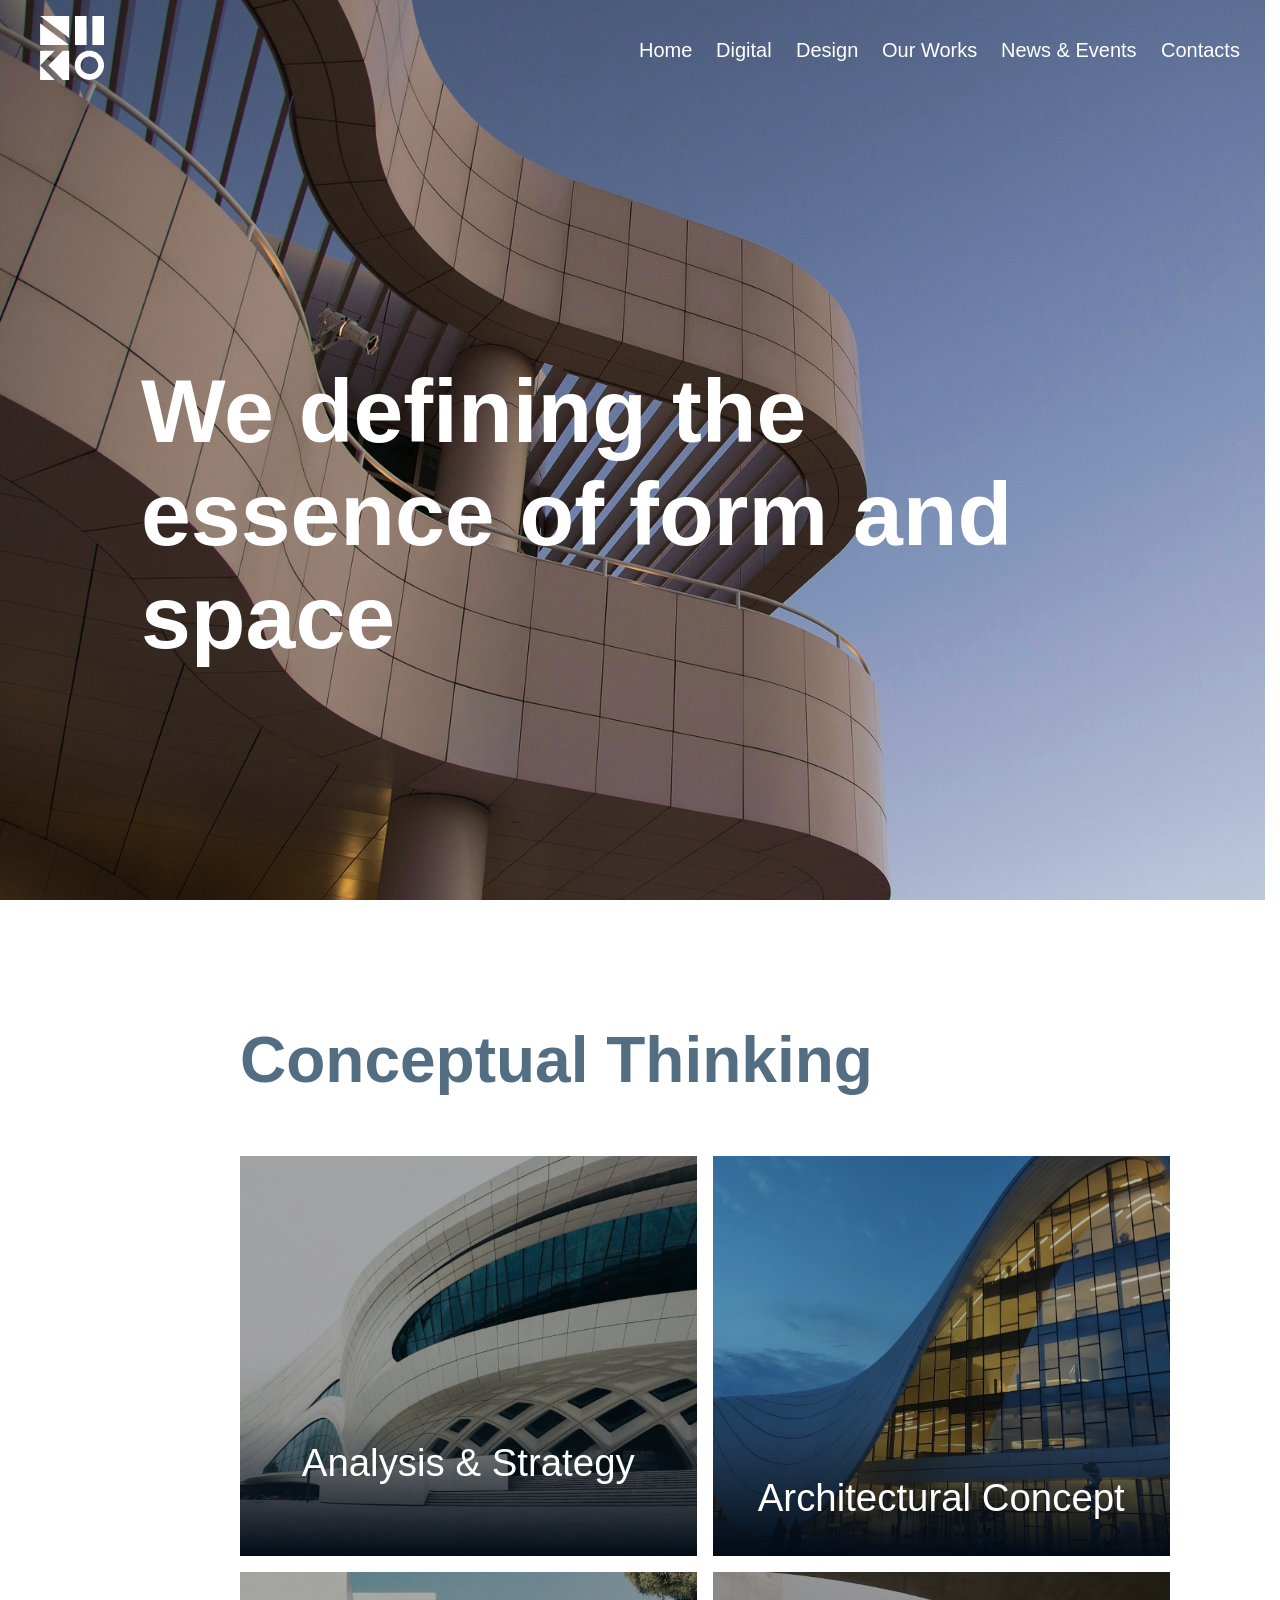
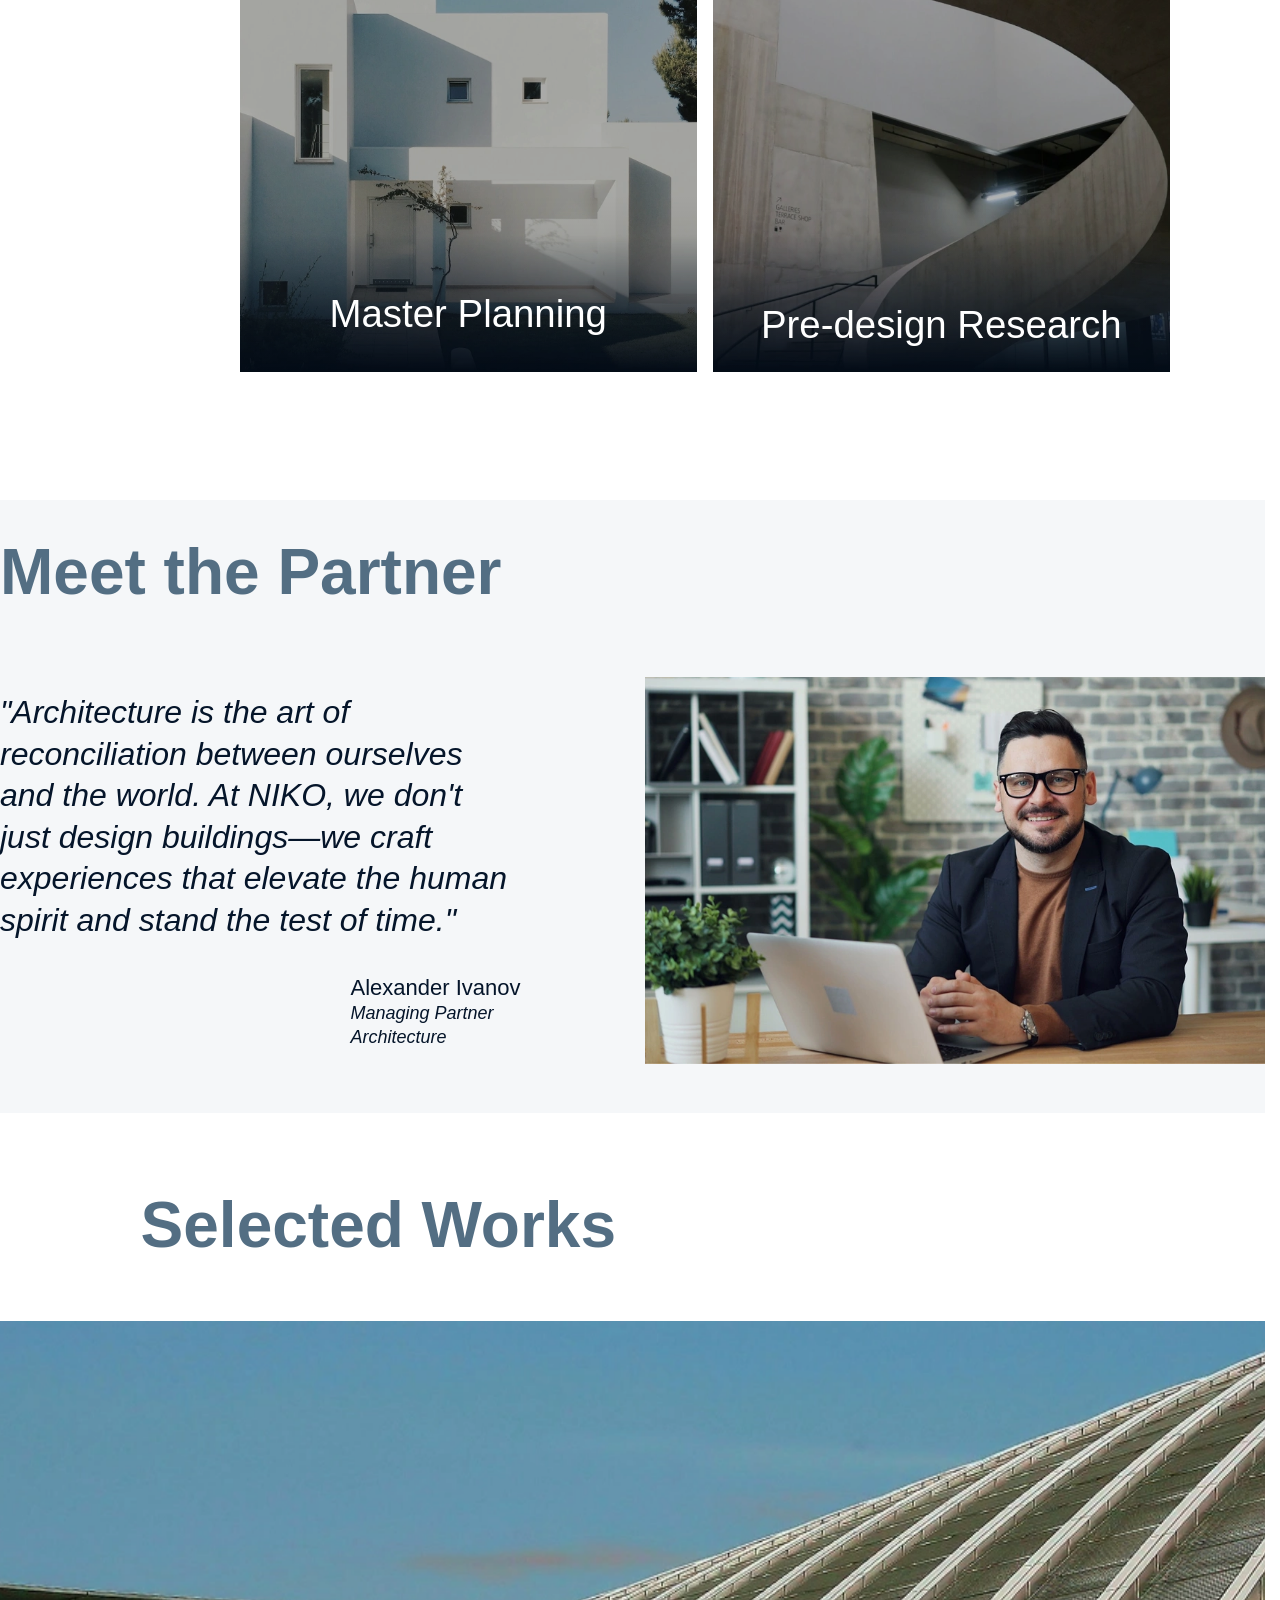
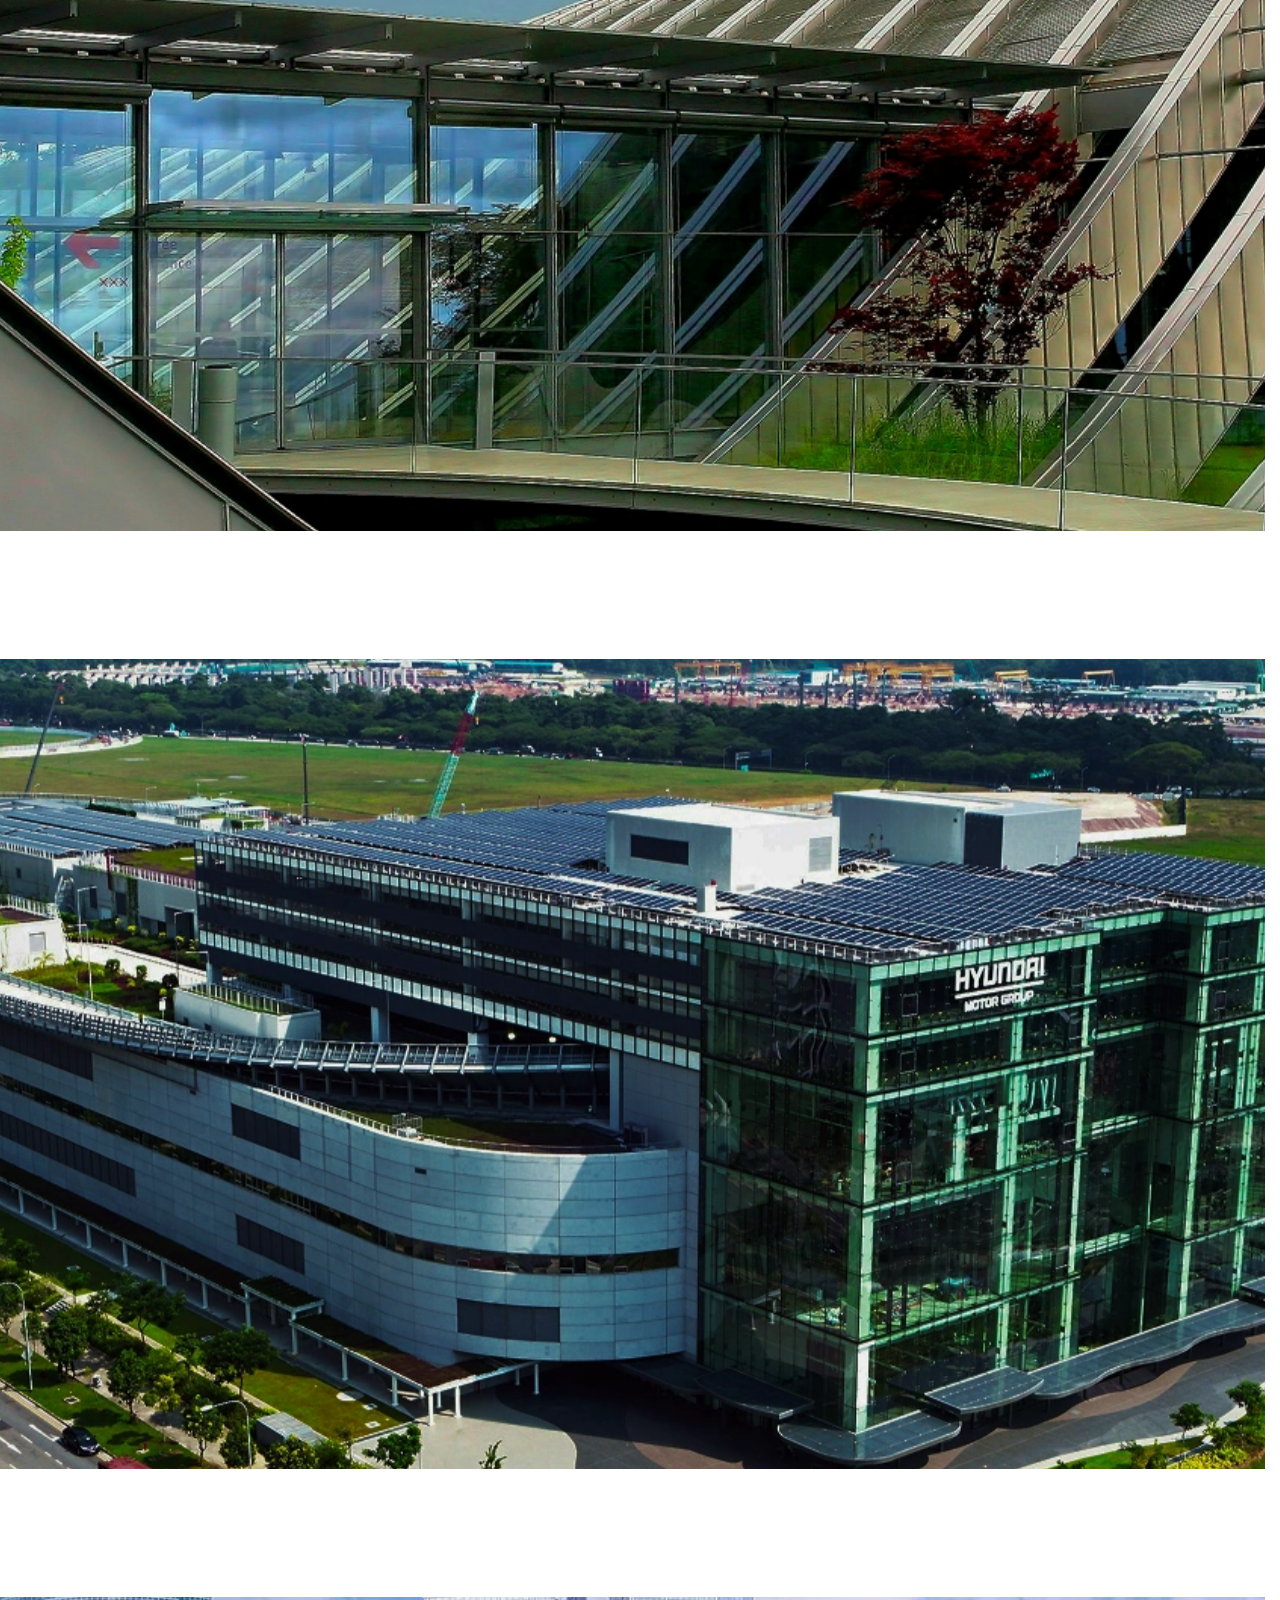
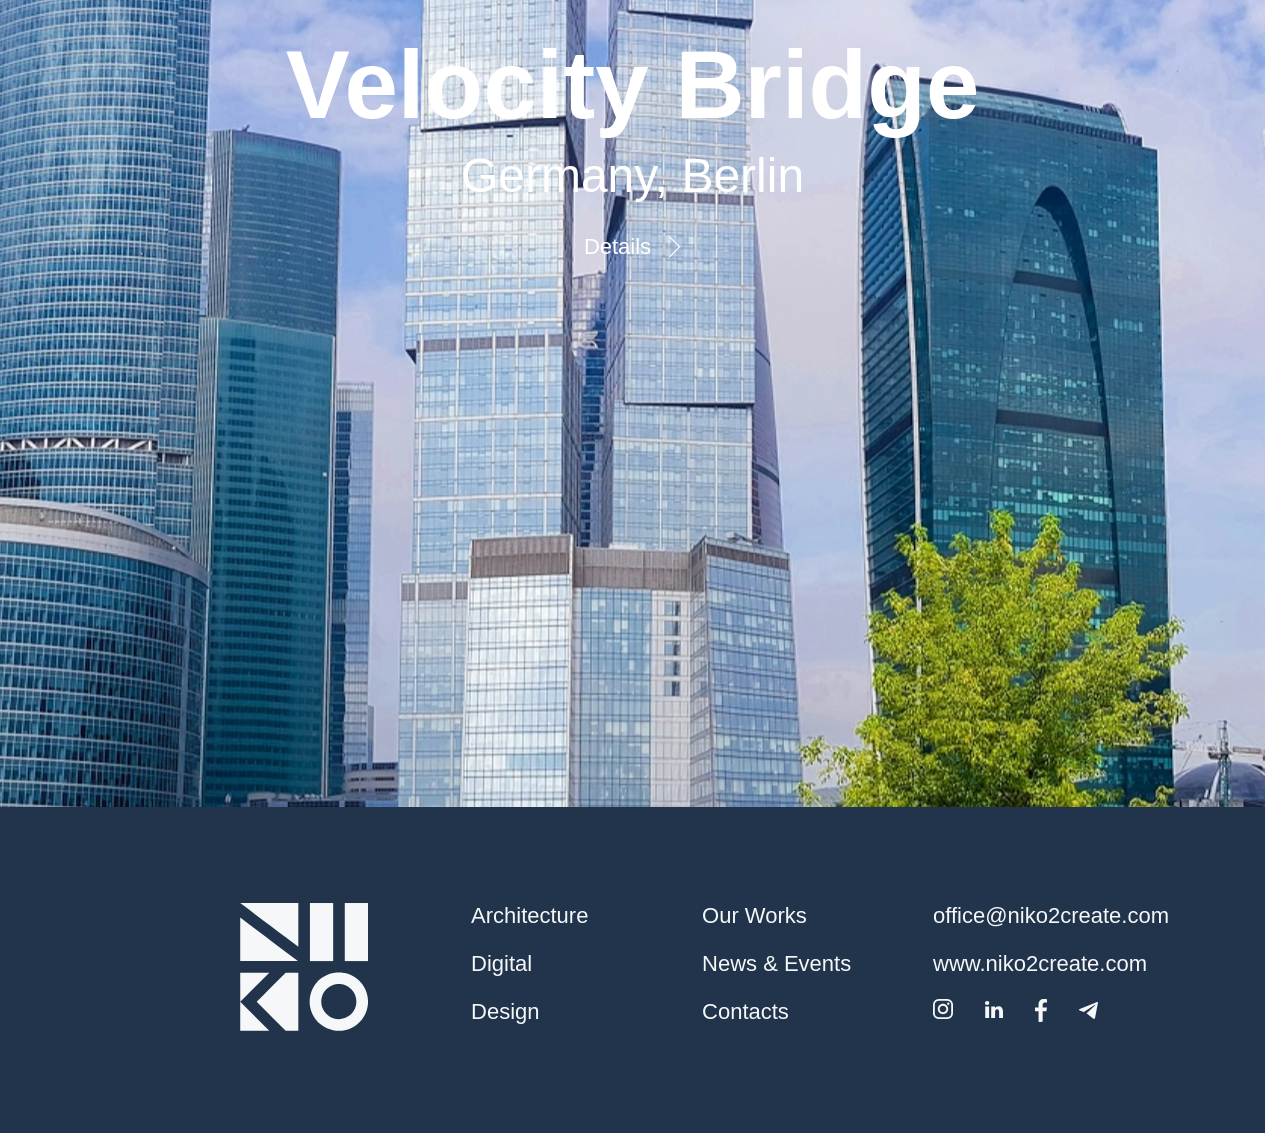
<file: architecture.html>
<!DOCTYPE html>
<html lang="ru">

<head>
  <meta charset="UTF-8">
  <meta name="viewport" content="width=device-width, initial-scale=1.0">
  <title>Architecture</title>
  <link rel="icon" type="image/x-icon" href="favicon.ico">
  <link href = "https://fonts.cdnfonts.com/css/neue-haas-grotesk-display-pro" rel = "stylesheet">
  <link rel="stylesheet" href="styles/styles.css">
  <link rel="stylesheet" href="https://cdn.jsdelivr.net/npm/swiper@11/swiper-bundle.min.css" />
</head>

<body class="inner-page">
  <header class="main-header">
    <a href="index.html" class="static-logo">
        <svg version="1.1" id="Слой_1" xmlns="http://www.w3.org/2000/svg" xmlns:xlink="http://www.w3.org/1999/xlink"
          x="0px" y="0px" viewBox="0 0 500 500" style="enable-background:new 0 0 500 500;" xml:space="preserve">
          <g>
            <path class="st0" d="M227.8,0.1v171.2l-45.4-34.2v-0.9h-1.1C123.4,92.6,58.8,43.9,0.9,0.3V0.1H227.8z" />
            <rect x="273.2" y="0.1" class="st0" width="90.7" height="226.8" />
            <rect x="409.3" y="0.1" class="st0" width="90.7" height="226.8" />
            <polygon class="st0" points="46.3,90.9 46.3,91.3 45.7,90.9 	" />
            <polygon class="st0" points="46.3,90.9 46.3,91.3 45.7,90.9 	" />
            <polygon class="st0" points="182.4,136.2 182.4,137.1 181.3,136.2 	" />
            <path class="st0" d="M226.3,227H0.9V57.1C74.1,112.3,153.2,171.9,226.3,227z" />
            <polygon class="st0" points="114.4,272.3 33,353.7 23.6,363.1 0.9,385.8 0.9,272.3 	" />
            <polygon class="st0" points="114.4,499.2 0.9,499.2 0.9,385.8 69,453.8 91.7,476.5 	" />
            <polygon class="st0" points="227.8,272.3 227.8,499.2 178.5,499.2 137.1,457.7 133.2,453.8 87.8,408.4 65.1,385.8 87.8,363.1 
       91.7,359.2 133.1,317.7 178.5,272.3 	" />
            <path class="st0" d="M497.8,363.1c-3.3-16.7-10.2-32.1-20-45.4c-6.5-8.9-14.4-16.8-23.2-23.5c-13.2-10-28.6-17.1-45.4-20.6
       c-2.6-0.5-5.2-1-7.8-1.3c-5-0.7-10.2-1-15.4-1c-5.2,0-10.4,0.4-15.4,1c-2.3,0.3-4.5,0.7-6.8,1.1c-16.7,3.3-32.2,10.3-45.4,20
       c-9.3,6.8-17.4,15-24.2,24.2c-9.8,13.2-16.7,28.6-20,45.4c-0.4,2.2-0.8,4.4-1.1,6.7c-0.7,5.1-1.1,10.2-1.1,15.5s0.4,10.4,1.1,15.5
       c0.3,2.6,0.8,5.2,1.3,7.7c3.5,16.8,10.6,32.2,20.6,45.4c6.7,8.8,14.6,16.6,23.5,23.2c13.2,9.8,28.6,16.7,45.4,20
       c7.2,1.4,14.6,2.2,22.2,2.2c8,0,15.7-0.8,23.2-2.4c16.8-3.5,32.2-10.6,45.4-20.6c8.5-6.4,16-13.9,22.4-22.4
       c10-13.2,17.1-28.6,20.6-45.4c1.6-7.5,2.4-15.3,2.4-23.2C500,377.6,499.3,370.2,497.8,363.1z M450.6,408.4
       c-6.9,19.2-22.1,34.4-41.3,41.3c-7.2,2.6-15.1,4.1-23.2,4.1c-7.8,0-15.2-1.3-22.2-3.7c-19.7-6.7-35.3-22.2-42.4-41.7
       c-1.3-3.6-2.3-7.3-3-11.2c-0.7-3.9-1.1-7.9-1.1-12c0-4.1,0.4-8.1,1.1-12c0.6-3.5,1.5-6.8,2.6-10.1c6.9-20,22.7-35.9,42.8-42.8
       c3.3-1.1,6.7-2,10.1-2.6c3.9-0.7,7.9-1.1,12-1.1s8.1,0.4,12,1.1c3.9,0.7,7.6,1.7,11.2,3c19.5,7,35,22.7,41.7,42.4
       c2.4,7,3.7,14.4,3.7,22.2C454.6,393.4,453.2,401.2,450.6,408.4z" />
          </g>
        </svg>
      </a>
    
    <nav class="main-nav">
      <ul class="menu-list">
        <a href="index.html" class="nav-link">Home</a>
        <a href="digital.html" class="nav-link">Digital</a>
        <a href="design.html" class="nav-link">Design</a>
        <a href="catalog.html" class="nav-link">Our Works</a>
        <a href="news.html" class="nav-link">News & Events</a>
        <a href="contacts.html" class="nav-link">Contacts</a>
      </ul>
    </nav>
    <!-- Кнопка Бургер -->
    <div class="mobile-burger" id="burger">
      <span></span>
      <span></span>
      <span></span>
    </div>
    <!-- Полноэкранное мобильное меню -->
    <div class="mobile-menu" id="mobileMenu">
      <nav class="mobile-nav">
        <a href="index.html" class="mobile-link">Home</a>
        <a href="digital.html" class="mobile-link">Digital</a>
        <a href="design.html" class="mobile-link">Design</a>
        <a href="catalog.html" class="mobile-link">Our Works</a>
        <a href="news.html" class="mobile-link">News & Events</a>
        <a href="contacts.html" class="mobile-link">Contacts</a>
      </nav>
    </div>
  </header>
  <section class="hero">
    <img class="hero__image" src="images/architecture/hero-bg.webp" alt="">
    <div class="hero__content">
      <h1 class="hero__title reveal">We defining the essence of form and space</h1>
    </div>
  </section>
  <section class="concept">
    <div class="concept__top">
      <h2 class="concept__title title">Conceptual Thinking</h2>
    </div>
    <div class="concept-grid">
      <div class="concept-card reveal">
        <img class="concept-card__image" src="images/architecture/concept/1.webp" alt="">
        <div class="concept-card__content">
          <h3 class="concept-card__title">Analysis & Strategy</h3>
          <ul class="concept-card__list">
            <li class="concept-card__item">Site research and comprehensive context analysis</li>
            <li class="concept-card__item">Feasibility studies with KPI and TDP metrics</li>
            <li class="concept-card__item">Development of unique project identity and positioning</li>
            <li class="concept-card__item">Regulatory and zoning compliance assessment</li>
          </ul>
        </div>
      </div>
      <div class="concept-card reveal">
        <img class="concept-card__image" src="images/architecture/concept/2.webp" alt="">
        <div class="concept-card__content">
          <h3 class="concept-card__title">Architectural Concept</h3>
          <ul class="concept-card__list">
            <li class="concept-card__item">Creating innovative volumetric solutions</li>
            <li class="concept-card__item">Defining unique aesthetic language</li>
            <li class="concept-card__item">Establishing functional logic and flow</li>
            <li class="concept-card__item">Spatial narrative and user experience desig</li>
          </ul>
        </div>
      </div>
      <div class="concept-card reveal">
        <img class="concept-card__image" src="images/architecture/concept/3.webp" alt="">
        <div class="concept-card__content">
          <h3 class="concept-card__title">Master Planning</h3>
          <ul class="concept-card__list">
            <li class="concept-card__item">Designing integrated urban environments</li>
            <li class="concept-card__item">Landscape architecture and open spaces</li>
            <li class="concept-card__item">Seamless connection between building and urban fabric</li>
            <li class="concept-card__item">Sustainability and circulation optimization</li>
          </ul>
        </div>
      </div>
      <div class="concept-card reveal">
        <img class="concept-card__image" src="images/architecture/concept/4.webp" alt="">
        <div class="concept-card__content">
          <h3 class="concept-card__title">Pre-design Research</h3>
          <ul class="concept-card__list">
            <li class="concept-card__item">Exploring meaning and cultural context</li>
            <li class="concept-card__item">Formulating architectural manifesto</li>
            <li class="concept-card__item">Historical and typological studies</li>
            <li class="concept-card__item">Material and tectonic investigations</li>
          </ul>
        </div>
      </div>
    </div>
  </section>
  <section class="meet">
    <h2 class="meet__title title">Meet the Partner</h2>
    <div class="meet__content">
      <div class="meet__content-inner">
        <figure class="meet__quote-wrapper">
          <blockquote class="meet__quote-text">
            <p>"Architecture is the art of reconciliation between ourselves and the world. At NIKO, we don't just design
              buildings—we craft experiences that elevate the human spirit and stand the test of time."</p>
          </blockquote>
          <figcaption class="meet__quote-author">
            Alexander Ivanov <cite>Managing Partner <br> Architecture</cite>
          </figcaption>
        </figure>
      </div>
      <img class="meet__image" src="images/architecture/meet.webp" alt="">
    </div>
  </section>
  <section class="selected">
    <h2 class="selected__title title">Selected Works</h2>
    <div class="selected__wrapper">
      <div class="selected-card">
        <div class="selected__card">
          <div class="selected-card__content">
            <h2 class="selected-card__title">Eco Villa 1</h2>
            <div class="selected-card__subtitle">Copenhagen, Denmark</div>
            <a class="selected-card__link" href="project.html">Details
              <svg width="20" height="36" viewBox="0 0 20 36" fill="none" xmlns="http://www.w3.org/2000/svg">
                <path d="M0.707133 0.70717L17.6777 17.6777L0.707136 34.6483" stroke="white" stroke-width="2" />
              </svg>
            </a>
          </div>
          <img class="selected__image" src="images/architecture/selected/1.webp" alt="">
        </div>
      </div>
      <div class="selected-card">
        <div class="selected__card">
          <div class="selected-card__content">
            <h2 class="selected-card__title">Modern Loft</h2>
            <div class="selected-card__subtitle">Serbiya, Belgrad</div>
            <a class="selected-card__link" href="project.html">Details
              <svg width="20" height="36" viewBox="0 0 20 36" fill="none" xmlns="http://www.w3.org/2000/svg">
                <path d="M0.707133 0.70717L17.6777 17.6777L0.707136 34.6483" stroke="white" stroke-width="2" />
              </svg>
            </a>
          </div>
          <img class="selected__image" src="images/architecture/selected/2.webp" alt="">
        </div>
      </div>
      <div class="selected-card">
        <div class="selected__card">
          <div class="selected-card__content">
            <h2 class="selected-card__title">Velocity Bridge</h2>
            <div class="selected-card__subtitle">Germany, Berlin</div>
            <a class="selected-card__link" href="project.html">Details
              <svg width="20" height="36" viewBox="0 0 20 36" fill="none" xmlns="http://www.w3.org/2000/svg">
                <path d="M0.707133 0.70717L17.6777 17.6777L0.707136 34.6483" stroke="white" stroke-width="2" />
              </svg>
            </a>
          </div>
          <img class="selected__image" src="images/architecture/selected/3.webp" alt="">
        </div>
      </div>
    </div>
  </section>
  
  <footer class="footer">
    <div class="footer__body">
      <div class="footer__col">
        <a class="footer__logo" href="index.html">
          <svg version="1.1" xmlns="http://www.w3.org/2000/svg" xmlns:xlink="http://www.w3.org/1999/xlink"
            x="0px" y="0px" viewBox="0 0 500 500" style="enable-background:new 0 0 500 500;" xml:space="preserve">
            <g>
              <path class="st0" d="M227.8,0.1v171.2l-45.4-34.2v-0.9h-1.1C123.4,92.6,58.8,43.9,0.9,0.3V0.1H227.8z" />
              <rect x="273.2" y="0.1" class="st0" width="90.7" height="226.8" />
              <rect x="409.3" y="0.1" class="st0" width="90.7" height="226.8" />
              <polygon class="st0" points="46.3,90.9 46.3,91.3 45.7,90.9 	" />
              <polygon class="st0" points="46.3,90.9 46.3,91.3 45.7,90.9 	" />
              <polygon class="st0" points="182.4,136.2 182.4,137.1 181.3,136.2 	" />
              <path class="st0" d="M226.3,227H0.9V57.1C74.1,112.3,153.2,171.9,226.3,227z" />
              <polygon class="st0" points="114.4,272.3 33,353.7 23.6,363.1 0.9,385.8 0.9,272.3 	" />
              <polygon class="st0" points="114.4,499.2 0.9,499.2 0.9,385.8 69,453.8 91.7,476.5 	" />
              <polygon class="st0" points="227.8,272.3 227.8,499.2 178.5,499.2 137.1,457.7 133.2,453.8 87.8,408.4 65.1,385.8 87.8,363.1 
       91.7,359.2 133.1,317.7 178.5,272.3 	" />
              <path class="st0" d="M497.8,363.1c-3.3-16.7-10.2-32.1-20-45.4c-6.5-8.9-14.4-16.8-23.2-23.5c-13.2-10-28.6-17.1-45.4-20.6
       c-2.6-0.5-5.2-1-7.8-1.3c-5-0.7-10.2-1-15.4-1c-5.2,0-10.4,0.4-15.4,1c-2.3,0.3-4.5,0.7-6.8,1.1c-16.7,3.3-32.2,10.3-45.4,20
       c-9.3,6.8-17.4,15-24.2,24.2c-9.8,13.2-16.7,28.6-20,45.4c-0.4,2.2-0.8,4.4-1.1,6.7c-0.7,5.1-1.1,10.2-1.1,15.5s0.4,10.4,1.1,15.5
       c0.3,2.6,0.8,5.2,1.3,7.7c3.5,16.8,10.6,32.2,20.6,45.4c6.7,8.8,14.6,16.6,23.5,23.2c13.2,9.8,28.6,16.7,45.4,20
       c7.2,1.4,14.6,2.2,22.2,2.2c8,0,15.7-0.8,23.2-2.4c16.8-3.5,32.2-10.6,45.4-20.6c8.5-6.4,16-13.9,22.4-22.4
       c10-13.2,17.1-28.6,20.6-45.4c1.6-7.5,2.4-15.3,2.4-23.2C500,377.6,499.3,370.2,497.8,363.1z M450.6,408.4
       c-6.9,19.2-22.1,34.4-41.3,41.3c-7.2,2.6-15.1,4.1-23.2,4.1c-7.8,0-15.2-1.3-22.2-3.7c-19.7-6.7-35.3-22.2-42.4-41.7
       c-1.3-3.6-2.3-7.3-3-11.2c-0.7-3.9-1.1-7.9-1.1-12c0-4.1,0.4-8.1,1.1-12c0.6-3.5,1.5-6.8,2.6-10.1c6.9-20,22.7-35.9,42.8-42.8
       c3.3-1.1,6.7-2,10.1-2.6c3.9-0.7,7.9-1.1,12-1.1s8.1,0.4,12,1.1c3.9,0.7,7.6,1.7,11.2,3c19.5,7,35,22.7,41.7,42.4
       c2.4,7,3.7,14.4,3.7,22.2C454.6,393.4,453.2,401.2,450.6,408.4z" />
            </g>
          </svg>
        </a>
      </div>
      <div class="footer__col">
        <ul class="footer__menu-list">
          <li class="footer__menu-item"><a href="architecture.html" class="footer__menu-link">Architecture</a></li>
          <li class="footer__menu-item"><a href="digital.html" class="footer__menu-link">Digital</a></li>
          <li class="footer__menu-item"><a href="design.html" class="footer__menu-link">Design</a></li>
        </ul>
      </div>
      <div class="footer__col">
        <ul class="footer__menu-list">
          <li class="footer__menu-item"><a href="catalog.html" class="footer__menu-link">Our Works</a></li>
          <li class="footer__menu-item"><a href="news.html" class="footer__menu-link">News & Events</a></li>
          <li class="footer__menu-item"><a href="contacts.html" class="footer__menu-link">Contacts</a></li>
        </ul>
      </div>
      <div class="footer__col">
        <ul class="footer__menu-list">
          <li class="footer__menu-item"><a href="mailto:" class="footer__menu-link">office@niko2create.com</a></li>
          <li class="footer__menu-item"><a href="www.niko2create.com" class="footer__menu-link">www.niko2create.com</a>
          </li>
          <li class="footer__menu-item">
            <ul class="footer__soc1als-list">
              <li class="footer__soc1als-item">
                <a class="footer__soc1als-link" href="/">
                  <svg width="20" height="20" viewBox="0 0 20 20" fill="none" xmlns="http://www.w3.org/2000/svg">
                    <path d="M10 1.80723C12.6506 1.80723 13.0121 1.80723 14.0964 1.80723C15.0602 1.80723 15.5422 2.04819 15.9036 2.16868C16.3855 2.40964 16.747 2.53012 17.1084 2.89157C17.4699 3.25301 17.7108 3.61446 17.8313 4.09639C17.9518 4.45783 18.0723 4.93976 18.1928 5.90362C18.1928 6.98795 18.1928 7.22892 18.1928 10C18.1928 12.7711 18.1928 13.0121 18.1928 14.0964C18.1928 15.0602 17.9518 15.5422 17.8313 15.9036C17.5904 16.3855 17.4699 16.747 17.1084 17.1084C16.747 17.4699 16.3855 17.7108 15.9036 17.8313C15.5422 17.9518 15.0602 18.0723 14.0964 18.1928C13.0121 18.1928 12.7711 18.1928 10 18.1928C7.22892 18.1928 6.98795 18.1928 5.90362 18.1928C4.93976 18.1928 4.45783 17.9518 4.09639 17.8313C3.61446 17.5904 3.25301 17.4699 2.89157 17.1084C2.53012 16.747 2.28916 16.3855 2.16868 15.9036C2.04819 15.5422 1.92771 15.0602 1.80723 14.0964C1.80723 13.0121 1.80723 12.7711 1.80723 10C1.80723 7.22892 1.80723 6.98795 1.80723 5.90362C1.80723 4.93976 2.04819 4.45783 2.16868 4.09639C2.40964 3.61446 2.53012 3.25301 2.89157 2.89157C3.25301 2.53012 3.61446 2.28916 4.09639 2.16868C4.45783 2.04819 4.93976 1.92771 5.90362 1.80723C6.98795 1.80723 7.3494 1.80723 10 1.80723ZM10 0C7.22892 0 6.98795 0 5.90362 0C4.81928 0 4.09639 0.240965 3.49398 0.481928C2.89157 0.722892 2.28916 1.08434 1.68675 1.68675C1.08434 2.28916 0.843374 2.77109 0.481928 3.49398C0.240965 4.09639 0.120482 4.81928 0 5.90362C0 6.98795 0 7.3494 0 10C0 12.7711 0 13.0121 0 14.0964C0 15.1807 0.240965 15.9036 0.481928 16.506C0.722892 17.1084 1.08434 17.7108 1.68675 18.3133C2.28916 18.9157 2.77109 19.1566 3.49398 19.5181C4.09639 19.759 4.81928 19.8795 5.90362 20C6.98795 20 7.3494 20 10 20C12.6506 20 13.0121 20 14.0964 20C15.1807 20 15.9036 19.759 16.506 19.5181C17.1084 19.2771 17.7108 18.9157 18.3133 18.3133C18.9157 17.7108 19.1566 17.2289 19.5181 16.506C19.759 15.9036 19.8795 15.1807 20 14.0964C20 13.0121 20 12.6506 20 10C20 7.3494 20 6.98795 20 5.90362C20 4.81928 19.759 4.09639 19.5181 3.49398C19.2771 2.89157 18.9157 2.28916 18.3133 1.68675C17.7108 1.08434 17.2289 0.843374 16.506 0.481928C15.9036 0.240965 15.1807 0.120482 14.0964 0C13.0121 0 12.7711 0 10 0Z" fill="#05152A" />
                    <path d="M10 4.81928C7.10843 4.81928 4.81928 7.10843 4.81928 10C4.81928 12.8916 7.10843 15.1807 10 15.1807C12.8916 15.1807 15.1807 12.8916 15.1807 10C15.1807 7.10843 12.8916 4.81928 10 4.81928ZM10 13.3735C8.19277 13.3735 6.62651 11.9277 6.62651 10C6.62651 8.19277 8.07229 6.62651 10 6.62651C11.8072 6.62651 13.3735 8.07229 13.3735 10C13.3735 11.8072 11.8072 13.3735 10 13.3735Z" fill="#05152A" />
                    <path d="M15.3012 5.90362C15.9666 5.90362 16.506 5.3642 16.506 4.6988C16.506 4.03339 15.9666 3.49398 15.3012 3.49398C14.6358 3.49398 14.0964 4.03339 14.0964 4.6988C14.0964 5.3642 14.6358 5.90362 15.3012 5.90362Z" fill="#05152A" />
                  </svg>
                </a>
              </li>
              <li class="footer__soc1als-item">
                <a class="footer__soc1als-link" href="/">
                  <svg width="18" height="18" viewBox="0 0 15 15" fill="none" xmlns="http://www.w3.org/2000/svg">
                    <path d="M15 8.7444V14.2601H11.7713V9.08072C11.7713 7.80269 11.3004 6.92825 10.157 6.92825C9.28251 6.92825 8.74439 7.53363 8.5426 8.07175C8.47534 8.27354 8.40807 8.5426 8.40807 8.87892V14.2601H5.17937C5.17937 14.2601 5.24664 5.5157 5.17937 4.64126H8.40807V5.98655C8.81166 5.3139 9.61883 4.3722 11.3004 4.3722C13.3856 4.3722 15 5.78475 15 8.7444ZM1.81614 0C0.739908 0 0 0.73991 0 1.68161C0 2.62332 0.672645 3.36323 1.74888 3.36323C2.89238 3.36323 3.56502 2.62332 3.56502 1.68161C3.63229 0.672646 2.95964 0 1.81614 0ZM0.201793 14.2601H3.43049V4.64126H0.201793V14.2601Z" fill="#05152A" />
                  </svg>
                </a>
              </li>
              <li class="footer__soc1als-item">
                <a class="footer__soc1als-link" href="/">
                  <svg width="12" height="23" viewBox="0 0 12 23" fill="none" xmlns="http://www.w3.org/2000/svg">
                    <path d="M7.65708 12.3648H11.3793L11.9637 8.56055H7.65632V6.48134C7.65632 4.90099 8.16957 3.49962 9.63891 3.49962H12V0.179741C11.5852 0.123382 10.7078 0 9.04996 0C5.58819 0 3.55867 1.8393 3.55867 6.0297V8.56055H0V12.3648H3.55867V22.821C4.26344 22.9276 4.97729 23 5.71007 23C6.37245 23 7.01893 22.9391 7.65708 22.8522V12.3648Z" fill="#05152A" />
                  </svg>
                </a>
              </li>
              <li class="footer__soc1als-item">
                <a class="footer__soc1als-link" href="/">
                  <svg width="19" height="17" viewBox="0 0 19 17" fill="none" xmlns="http://www.w3.org/2000/svg">
                    <path d="M19 0.602225L15.9946 16.2923C15.9946 16.2923 15.5741 17.3801 14.4189 16.8584L7.48458 11.3526L7.45242 11.3364C8.38909 10.4654 15.6524 3.70266 15.9698 3.39612C16.4613 2.92136 16.1562 2.63873 15.5856 2.99736L4.85679 10.053L0.717638 8.61077C0.717638 8.61077 0.0662573 8.37083 0.00359284 7.84911C-0.0598962 7.32653 0.739076 7.0439 0.739076 7.0439L17.6131 0.188948C17.6131 0.188948 19 -0.44207 19 0.602225Z" fill="#05152A" />
                  </svg>
                </a>
              </li>
            </ul>
          </li>
        </ul>
      </div>

    </div>
  </footer>

  <script src="https://cdn.jsdelivr.net/npm/swiper@11/swiper-bundle.min.js"
    onload="window.isSwiperReady = true; if(window.initMySite) window.initMySite();">
    </script>

  <script src="js/common.js"></script>
</body>

</html>
</file>
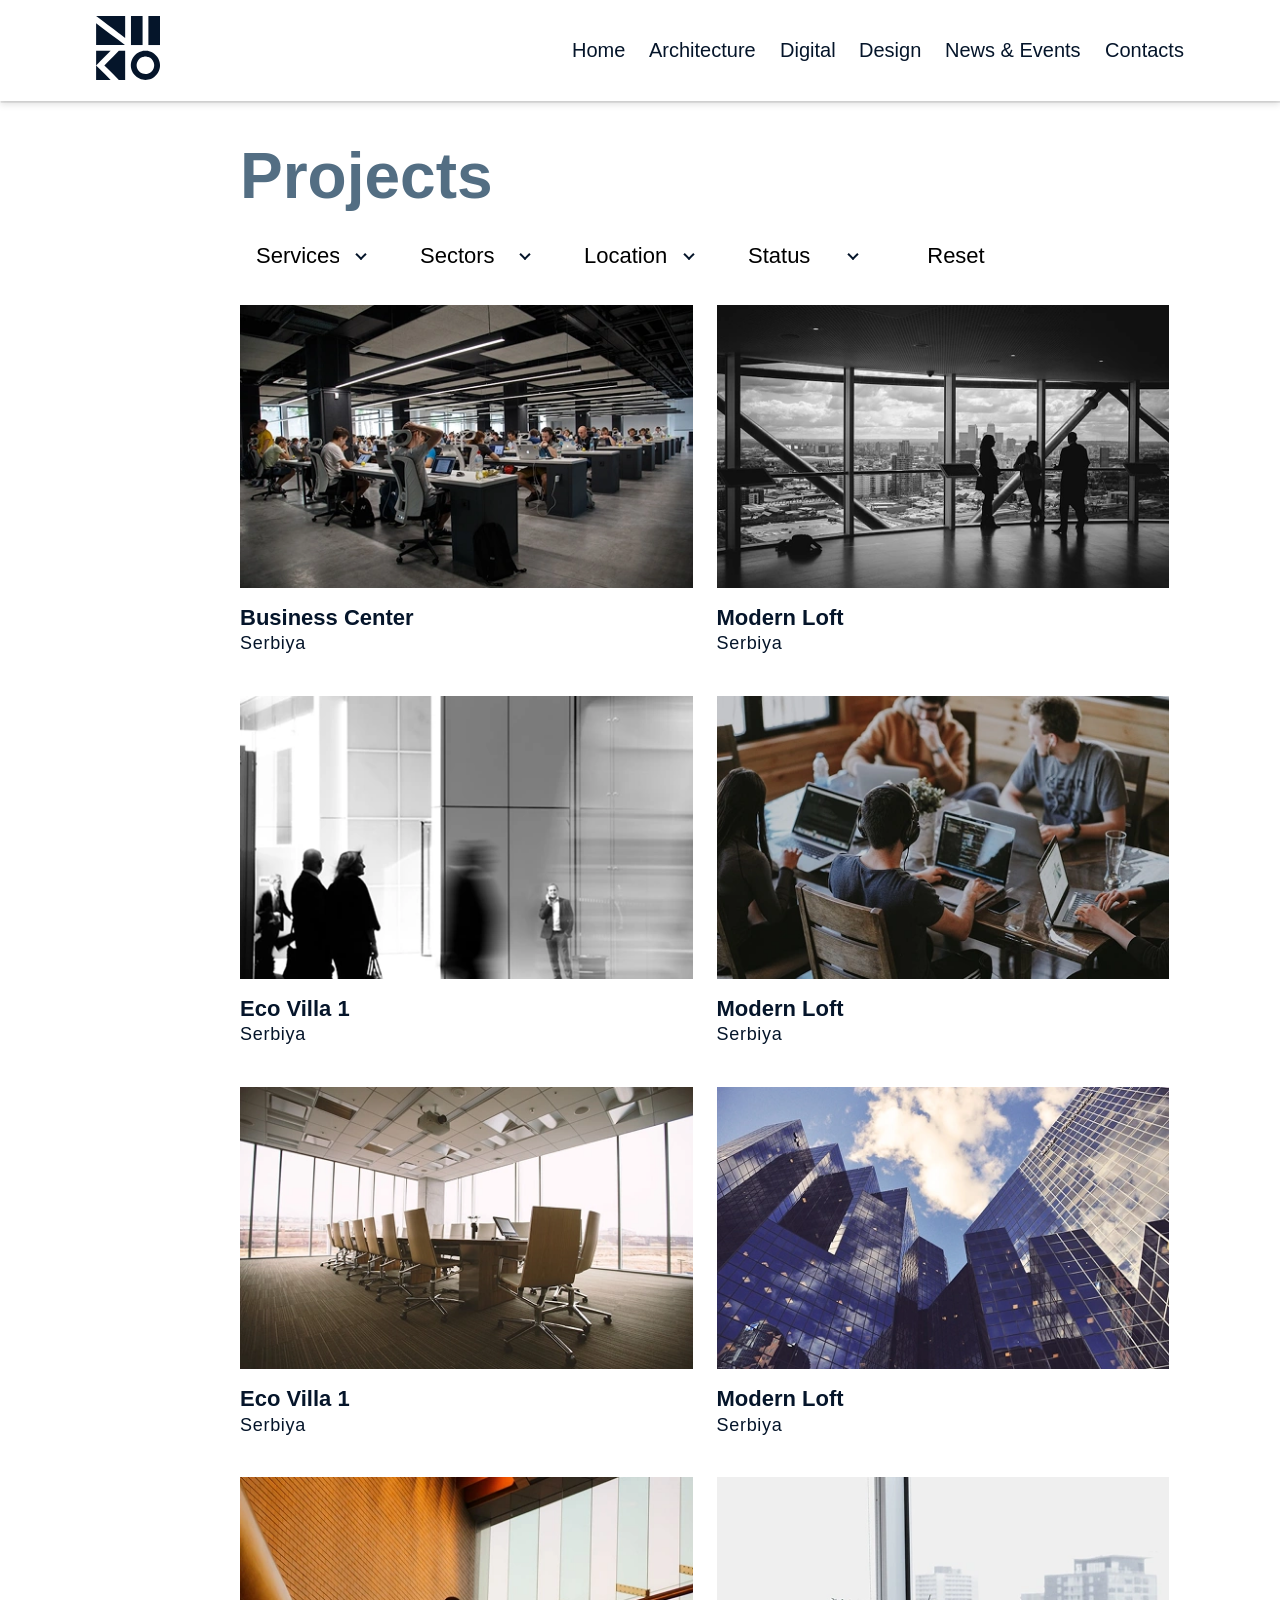
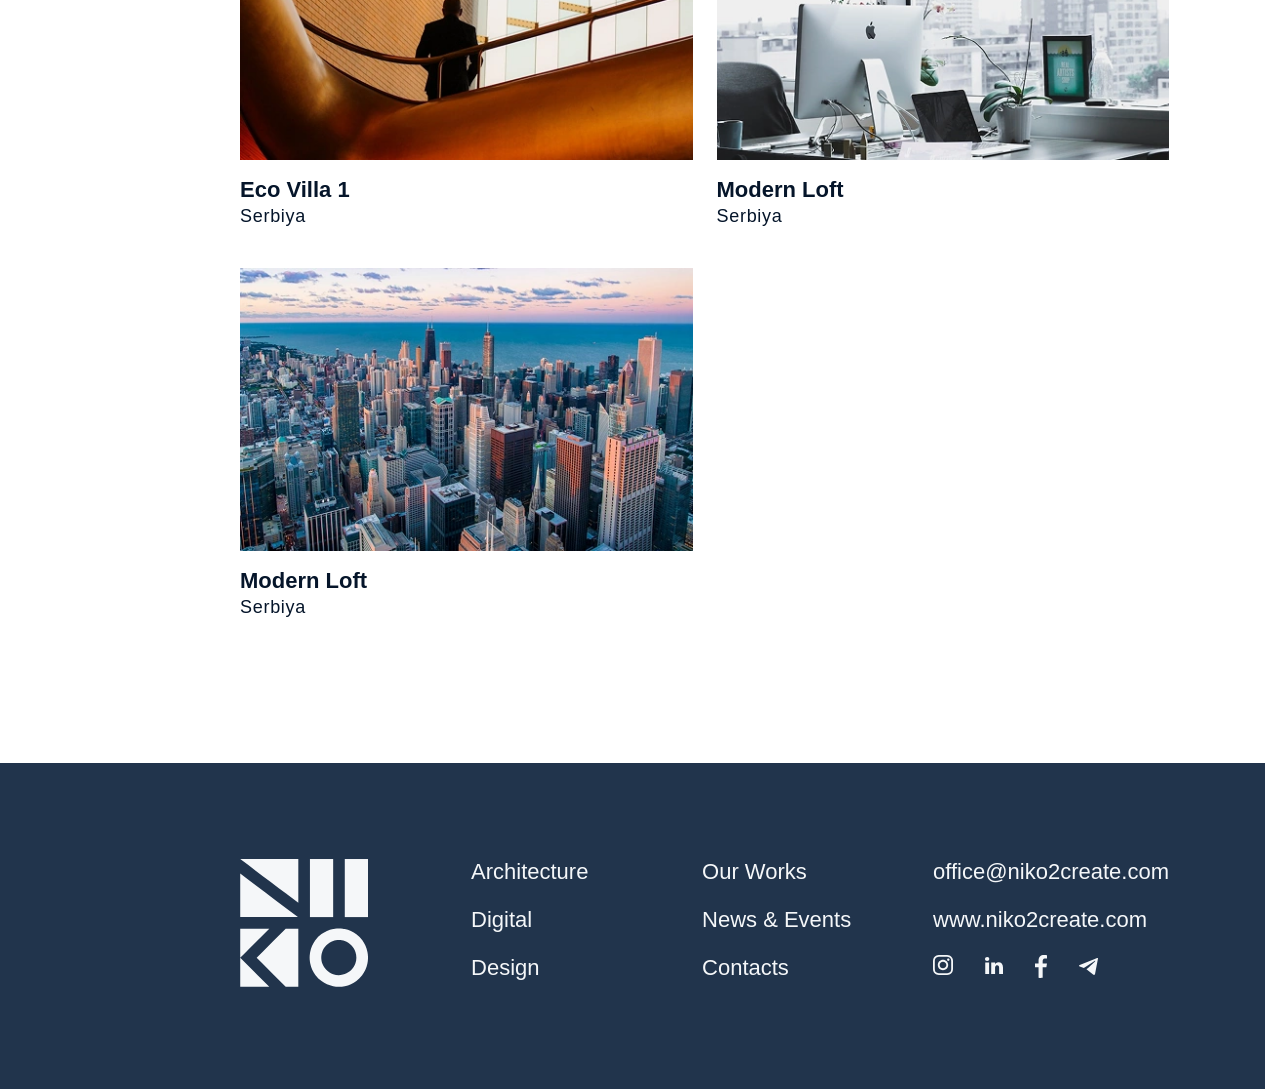
<file: catalog.html>
<!DOCTYPE html>
<html lang="ru">

<head>
  <meta charset="UTF-8">
  <meta name="viewport" content="width=device-width, initial-scale=1.0">
  <title>Catalog</title>
  <link rel="icon" type="image/x-icon" href="favicon.ico">
  <link href = "https://fonts.cdnfonts.com/css/neue-haas-grotesk-display-pro" rel = "stylesheet">
  <link rel="stylesheet" href="styles/styles.css">
  <link rel="stylesheet" href="https://cdn.jsdelivr.net/npm/swiper@11/swiper-bundle.min.css" />
</head>

<body class="inner-page-2">
  <header class="main-header">
    <a href="index.html" class="static-logo">
        <svg version="1.1" id="Слой_1" xmlns="http://www.w3.org/2000/svg" xmlns:xlink="http://www.w3.org/1999/xlink"
          x="0px" y="0px" viewBox="0 0 500 500" style="enable-background:new 0 0 500 500;" xml:space="preserve">
          <g>
            <path class="st0" d="M227.8,0.1v171.2l-45.4-34.2v-0.9h-1.1C123.4,92.6,58.8,43.9,0.9,0.3V0.1H227.8z" />
            <rect x="273.2" y="0.1" class="st0" width="90.7" height="226.8" />
            <rect x="409.3" y="0.1" class="st0" width="90.7" height="226.8" />
            <polygon class="st0" points="46.3,90.9 46.3,91.3 45.7,90.9 	" />
            <polygon class="st0" points="46.3,90.9 46.3,91.3 45.7,90.9 	" />
            <polygon class="st0" points="182.4,136.2 182.4,137.1 181.3,136.2 	" />
            <path class="st0" d="M226.3,227H0.9V57.1C74.1,112.3,153.2,171.9,226.3,227z" />
            <polygon class="st0" points="114.4,272.3 33,353.7 23.6,363.1 0.9,385.8 0.9,272.3 	" />
            <polygon class="st0" points="114.4,499.2 0.9,499.2 0.9,385.8 69,453.8 91.7,476.5 	" />
            <polygon class="st0" points="227.8,272.3 227.8,499.2 178.5,499.2 137.1,457.7 133.2,453.8 87.8,408.4 65.1,385.8 87.8,363.1 
       91.7,359.2 133.1,317.7 178.5,272.3 	" />
            <path class="st0" d="M497.8,363.1c-3.3-16.7-10.2-32.1-20-45.4c-6.5-8.9-14.4-16.8-23.2-23.5c-13.2-10-28.6-17.1-45.4-20.6
       c-2.6-0.5-5.2-1-7.8-1.3c-5-0.7-10.2-1-15.4-1c-5.2,0-10.4,0.4-15.4,1c-2.3,0.3-4.5,0.7-6.8,1.1c-16.7,3.3-32.2,10.3-45.4,20
       c-9.3,6.8-17.4,15-24.2,24.2c-9.8,13.2-16.7,28.6-20,45.4c-0.4,2.2-0.8,4.4-1.1,6.7c-0.7,5.1-1.1,10.2-1.1,15.5s0.4,10.4,1.1,15.5
       c0.3,2.6,0.8,5.2,1.3,7.7c3.5,16.8,10.6,32.2,20.6,45.4c6.7,8.8,14.6,16.6,23.5,23.2c13.2,9.8,28.6,16.7,45.4,20
       c7.2,1.4,14.6,2.2,22.2,2.2c8,0,15.7-0.8,23.2-2.4c16.8-3.5,32.2-10.6,45.4-20.6c8.5-6.4,16-13.9,22.4-22.4
       c10-13.2,17.1-28.6,20.6-45.4c1.6-7.5,2.4-15.3,2.4-23.2C500,377.6,499.3,370.2,497.8,363.1z M450.6,408.4
       c-6.9,19.2-22.1,34.4-41.3,41.3c-7.2,2.6-15.1,4.1-23.2,4.1c-7.8,0-15.2-1.3-22.2-3.7c-19.7-6.7-35.3-22.2-42.4-41.7
       c-1.3-3.6-2.3-7.3-3-11.2c-0.7-3.9-1.1-7.9-1.1-12c0-4.1,0.4-8.1,1.1-12c0.6-3.5,1.5-6.8,2.6-10.1c6.9-20,22.7-35.9,42.8-42.8
       c3.3-1.1,6.7-2,10.1-2.6c3.9-0.7,7.9-1.1,12-1.1s8.1,0.4,12,1.1c3.9,0.7,7.6,1.7,11.2,3c19.5,7,35,22.7,41.7,42.4
       c2.4,7,3.7,14.4,3.7,22.2C454.6,393.4,453.2,401.2,450.6,408.4z" />
          </g>
        </svg>
      </a>
    <nav class="main-nav">
      <ul class="menu-list">
        <a href="index.html" class="nav-link">Home</a>
        <a href="architecture.html" class="nav-link">Architecture</a>
        <a href="digital.html" class="nav-link">Digital</a>
        <a href="design.html" class="nav-link">Design</a>
        <a href="news.html" class="nav-link">News & Events</a>
        <a href="contacts.html" class="nav-link">Contacts</a>
      </ul>
    </nav>
    <!-- Кнопка Бургер -->
    <div class="mobile-burger" id="burger">
      <span></span>
      <span></span>
      <span></span>
    </div>
    <!-- Полноэкранное мобильное меню -->
    <div class="mobile-menu" id="mobileMenu">
      <nav class="mobile-nav">
        <a href="index.html" class="mobile-link">Home</a>
        <a href="architecture.html" class="mobile-link">Architecture</a>
        <a href="digital.html" class="mobile-link">Digital</a>
        <a href="design.html" class="mobile-link">Design</a>
        <a href="news.html" class="mobile-link">News & Events</a>
        <a href="contacts.html" class="mobile-link">Contacts</a>
      </nav>
    </div>
  </header>
  
  <section class="catalog">
    <h2 class="projects-title title">Projects</h2>
    <div class="complex-filters">
      <div class="select-wrapper">
        <span class="select-resizer" aria-hidden="true"></span>
        <select id="filter-services" class="filter-select">
          <option value="all">Services</option>
          <option value="Analysis & Strategy">Analysis & Strategy</option>
          <option value="Concept">Concept</option>
          <option value="Masterplanning">Masterplanning</option>
          <option value="Architectural Research">Architectural Research</option>
          <option value="Generative Design & AI">Generative Design & AI</option>
          <option value="Immersive 3D Modeling">Immersive 3D Modeling</option>
          <option value="3D Visualization & Animation">3D Visualization & Animation</option>
          <option value="VR/AR & Interactive Tours">VR/AR & Interactive Tours</option>
          <option value="Architectural Engineering">Architectural Engineering</option>
          <option value="Interior Design">Interior Design</option>
          <option value="Landscape Design">Landscape Design</option>
          <option value="Project Supervision">Project Supervision</option>
          <!-- и так далее -->
        </select>
      </div>
      <div class="select-wrapper">
        <span class="select-resizer" aria-hidden="true"></span>
        <select id="filter-sectors" class="filter-select">
          <option value="all">Sectors</option>
          <option value="Residential">Residential</option>
          <option value="Commercial">Commercial</option>
          <option value="Hospitality">Hospitality</option>
          <option value="Civic and Community">Civic and Community</option>
          <option value="Mixed Use">Mixed Use</option>
          <option value="Office and Workplace">Office and Workplace</option>
          <option value="Logistic and Industrial">Logistic and Industrial</option>
          <option value="Education">Education</option>
          <option value="Sport">Sport</option>
          <option value="Culture">Culture</option>
        </select>
      </div>
      <div class="select-wrapper">
        <span class="select-resizer" aria-hidden="true"></span>
        <select id="filter-location" class="filter-select">
          <option value="all">Location</option>
          <option value="Berlin, Germany">Berlin, Germany</option>
          <option value="Paris, France">Paris, France</option>
        </select>
      </div>
      <div class="select-wrapper">
        <span class="select-resizer" aria-hidden="true"></span>
        <select id="filter-status" class="filter-select">
          <option value="all">Status</option>
          <option value="Ongoing">Ongoing</option>
          <option value="Completed">Completed</option>
        </select>
      </div>
      

      

      <!-- Селекты для Location и Status аналогично -->

      <!-- <button id="apply-filters-btn">Apply Filter</button> -->
      <button id="reset-filters-btn" class="filter-reset-btn">Reset</button>
      
    </div>
      <div class="projects-grid" id="projects-grid"></div>
      
  </section>

  <footer class="footer">
    <div class="footer__body">
      <div class="footer__col">
        <a class="footer__logo" href="index.html">
          <svg version="1.1"  xmlns="http://www.w3.org/2000/svg" xmlns:xlink="http://www.w3.org/1999/xlink"
            x="0px" y="0px" viewBox="0 0 500 500" style="enable-background:new 0 0 500 500;" xml:space="preserve">
            <g>
              <path class="st0" d="M227.8,0.1v171.2l-45.4-34.2v-0.9h-1.1C123.4,92.6,58.8,43.9,0.9,0.3V0.1H227.8z" />
              <rect x="273.2" y="0.1" class="st0" width="90.7" height="226.8" />
              <rect x="409.3" y="0.1" class="st0" width="90.7" height="226.8" />
              <polygon class="st0" points="46.3,90.9 46.3,91.3 45.7,90.9 	" />
              <polygon class="st0" points="46.3,90.9 46.3,91.3 45.7,90.9 	" />
              <polygon class="st0" points="182.4,136.2 182.4,137.1 181.3,136.2 	" />
              <path class="st0" d="M226.3,227H0.9V57.1C74.1,112.3,153.2,171.9,226.3,227z" />
              <polygon class="st0" points="114.4,272.3 33,353.7 23.6,363.1 0.9,385.8 0.9,272.3 	" />
              <polygon class="st0" points="114.4,499.2 0.9,499.2 0.9,385.8 69,453.8 91.7,476.5 	" />
              <polygon class="st0" points="227.8,272.3 227.8,499.2 178.5,499.2 137.1,457.7 133.2,453.8 87.8,408.4 65.1,385.8 87.8,363.1 
       91.7,359.2 133.1,317.7 178.5,272.3 	" />
              <path class="st0" d="M497.8,363.1c-3.3-16.7-10.2-32.1-20-45.4c-6.5-8.9-14.4-16.8-23.2-23.5c-13.2-10-28.6-17.1-45.4-20.6
       c-2.6-0.5-5.2-1-7.8-1.3c-5-0.7-10.2-1-15.4-1c-5.2,0-10.4,0.4-15.4,1c-2.3,0.3-4.5,0.7-6.8,1.1c-16.7,3.3-32.2,10.3-45.4,20
       c-9.3,6.8-17.4,15-24.2,24.2c-9.8,13.2-16.7,28.6-20,45.4c-0.4,2.2-0.8,4.4-1.1,6.7c-0.7,5.1-1.1,10.2-1.1,15.5s0.4,10.4,1.1,15.5
       c0.3,2.6,0.8,5.2,1.3,7.7c3.5,16.8,10.6,32.2,20.6,45.4c6.7,8.8,14.6,16.6,23.5,23.2c13.2,9.8,28.6,16.7,45.4,20
       c7.2,1.4,14.6,2.2,22.2,2.2c8,0,15.7-0.8,23.2-2.4c16.8-3.5,32.2-10.6,45.4-20.6c8.5-6.4,16-13.9,22.4-22.4
       c10-13.2,17.1-28.6,20.6-45.4c1.6-7.5,2.4-15.3,2.4-23.2C500,377.6,499.3,370.2,497.8,363.1z M450.6,408.4
       c-6.9,19.2-22.1,34.4-41.3,41.3c-7.2,2.6-15.1,4.1-23.2,4.1c-7.8,0-15.2-1.3-22.2-3.7c-19.7-6.7-35.3-22.2-42.4-41.7
       c-1.3-3.6-2.3-7.3-3-11.2c-0.7-3.9-1.1-7.9-1.1-12c0-4.1,0.4-8.1,1.1-12c0.6-3.5,1.5-6.8,2.6-10.1c6.9-20,22.7-35.9,42.8-42.8
       c3.3-1.1,6.7-2,10.1-2.6c3.9-0.7,7.9-1.1,12-1.1s8.1,0.4,12,1.1c3.9,0.7,7.6,1.7,11.2,3c19.5,7,35,22.7,41.7,42.4
       c2.4,7,3.7,14.4,3.7,22.2C454.6,393.4,453.2,401.2,450.6,408.4z" />
            </g>
          </svg>
        </a>
      </div>
      <div class="footer__col">
        <ul class="footer__menu-list">
          <li class="footer__menu-item"><a href="architecture.html" class="footer__menu-link">Architecture</a></li>
          <li class="footer__menu-item"><a href="digital.html" class="footer__menu-link">Digital</a></li>
          <li class="footer__menu-item"><a href="design.html" class="footer__menu-link">Design</a></li>
        </ul>
      </div>
      <div class="footer__col">
        <ul class="footer__menu-list">
          <li class="footer__menu-item"><a href="catalog.html" class="footer__menu-link">Our Works</a></li>
          <li class="footer__menu-item"><a href="news.html" class="footer__menu-link">News & Events</a></li>
          <li class="footer__menu-item"><a href="contacts.html" class="footer__menu-link">Contacts</a></li>
        </ul>
      </div>
      <div class="footer__col">
        <ul class="footer__menu-list">
          <li class="footer__menu-item"><a href="mailto:" class="footer__menu-link">office@niko2create.com</a></li>
          <li class="footer__menu-item"><a href="www.niko2create.com" class="footer__menu-link">www.niko2create.com</a>
          </li>
          <li class="footer__menu-item">
            <ul class="footer__soc1als-list">
              <li class="footer__soc1als-item">
                <a class="footer__soc1als-link" href="/">
                  <svg width="20" height="20" viewBox="0 0 20 20" fill="none" xmlns="http://www.w3.org/2000/svg">
                    <path d="M10 1.80723C12.6506 1.80723 13.0121 1.80723 14.0964 1.80723C15.0602 1.80723 15.5422 2.04819 15.9036 2.16868C16.3855 2.40964 16.747 2.53012 17.1084 2.89157C17.4699 3.25301 17.7108 3.61446 17.8313 4.09639C17.9518 4.45783 18.0723 4.93976 18.1928 5.90362C18.1928 6.98795 18.1928 7.22892 18.1928 10C18.1928 12.7711 18.1928 13.0121 18.1928 14.0964C18.1928 15.0602 17.9518 15.5422 17.8313 15.9036C17.5904 16.3855 17.4699 16.747 17.1084 17.1084C16.747 17.4699 16.3855 17.7108 15.9036 17.8313C15.5422 17.9518 15.0602 18.0723 14.0964 18.1928C13.0121 18.1928 12.7711 18.1928 10 18.1928C7.22892 18.1928 6.98795 18.1928 5.90362 18.1928C4.93976 18.1928 4.45783 17.9518 4.09639 17.8313C3.61446 17.5904 3.25301 17.4699 2.89157 17.1084C2.53012 16.747 2.28916 16.3855 2.16868 15.9036C2.04819 15.5422 1.92771 15.0602 1.80723 14.0964C1.80723 13.0121 1.80723 12.7711 1.80723 10C1.80723 7.22892 1.80723 6.98795 1.80723 5.90362C1.80723 4.93976 2.04819 4.45783 2.16868 4.09639C2.40964 3.61446 2.53012 3.25301 2.89157 2.89157C3.25301 2.53012 3.61446 2.28916 4.09639 2.16868C4.45783 2.04819 4.93976 1.92771 5.90362 1.80723C6.98795 1.80723 7.3494 1.80723 10 1.80723ZM10 0C7.22892 0 6.98795 0 5.90362 0C4.81928 0 4.09639 0.240965 3.49398 0.481928C2.89157 0.722892 2.28916 1.08434 1.68675 1.68675C1.08434 2.28916 0.843374 2.77109 0.481928 3.49398C0.240965 4.09639 0.120482 4.81928 0 5.90362C0 6.98795 0 7.3494 0 10C0 12.7711 0 13.0121 0 14.0964C0 15.1807 0.240965 15.9036 0.481928 16.506C0.722892 17.1084 1.08434 17.7108 1.68675 18.3133C2.28916 18.9157 2.77109 19.1566 3.49398 19.5181C4.09639 19.759 4.81928 19.8795 5.90362 20C6.98795 20 7.3494 20 10 20C12.6506 20 13.0121 20 14.0964 20C15.1807 20 15.9036 19.759 16.506 19.5181C17.1084 19.2771 17.7108 18.9157 18.3133 18.3133C18.9157 17.7108 19.1566 17.2289 19.5181 16.506C19.759 15.9036 19.8795 15.1807 20 14.0964C20 13.0121 20 12.6506 20 10C20 7.3494 20 6.98795 20 5.90362C20 4.81928 19.759 4.09639 19.5181 3.49398C19.2771 2.89157 18.9157 2.28916 18.3133 1.68675C17.7108 1.08434 17.2289 0.843374 16.506 0.481928C15.9036 0.240965 15.1807 0.120482 14.0964 0C13.0121 0 12.7711 0 10 0Z" fill="#05152A" />
                    <path d="M10 4.81928C7.10843 4.81928 4.81928 7.10843 4.81928 10C4.81928 12.8916 7.10843 15.1807 10 15.1807C12.8916 15.1807 15.1807 12.8916 15.1807 10C15.1807 7.10843 12.8916 4.81928 10 4.81928ZM10 13.3735C8.19277 13.3735 6.62651 11.9277 6.62651 10C6.62651 8.19277 8.07229 6.62651 10 6.62651C11.8072 6.62651 13.3735 8.07229 13.3735 10C13.3735 11.8072 11.8072 13.3735 10 13.3735Z" fill="#05152A" />
                    <path d="M15.3012 5.90362C15.9666 5.90362 16.506 5.3642 16.506 4.6988C16.506 4.03339 15.9666 3.49398 15.3012 3.49398C14.6358 3.49398 14.0964 4.03339 14.0964 4.6988C14.0964 5.3642 14.6358 5.90362 15.3012 5.90362Z" fill="#05152A" />
                  </svg>
                </a>
              </li>
              <li class="footer__soc1als-item">
                <a class="footer__soc1als-link" href="/">
                  <svg width="18" height="18" viewBox="0 0 15 15" fill="none" xmlns="http://www.w3.org/2000/svg">
                    <path d="M15 8.7444V14.2601H11.7713V9.08072C11.7713 7.80269 11.3004 6.92825 10.157 6.92825C9.28251 6.92825 8.74439 7.53363 8.5426 8.07175C8.47534 8.27354 8.40807 8.5426 8.40807 8.87892V14.2601H5.17937C5.17937 14.2601 5.24664 5.5157 5.17937 4.64126H8.40807V5.98655C8.81166 5.3139 9.61883 4.3722 11.3004 4.3722C13.3856 4.3722 15 5.78475 15 8.7444ZM1.81614 0C0.739908 0 0 0.73991 0 1.68161C0 2.62332 0.672645 3.36323 1.74888 3.36323C2.89238 3.36323 3.56502 2.62332 3.56502 1.68161C3.63229 0.672646 2.95964 0 1.81614 0ZM0.201793 14.2601H3.43049V4.64126H0.201793V14.2601Z" fill="#05152A" />
                  </svg>
                </a>
              </li>
              <li class="footer__soc1als-item">
                <a class="footer__soc1als-link" href="/">
                  <svg width="12" height="23" viewBox="0 0 12 23" fill="none" xmlns="http://www.w3.org/2000/svg">
                    <path d="M7.65708 12.3648H11.3793L11.9637 8.56055H7.65632V6.48134C7.65632 4.90099 8.16957 3.49962 9.63891 3.49962H12V0.179741C11.5852 0.123382 10.7078 0 9.04996 0C5.58819 0 3.55867 1.8393 3.55867 6.0297V8.56055H0V12.3648H3.55867V22.821C4.26344 22.9276 4.97729 23 5.71007 23C6.37245 23 7.01893 22.9391 7.65708 22.8522V12.3648Z" fill="#05152A" />
                  </svg>
                </a>
              </li>
              <li class="footer__soc1als-item">
                <a class="footer__soc1als-link" href="/">
                  <svg width="19" height="17" viewBox="0 0 19 17" fill="none" xmlns="http://www.w3.org/2000/svg">
                    <path d="M19 0.602225L15.9946 16.2923C15.9946 16.2923 15.5741 17.3801 14.4189 16.8584L7.48458 11.3526L7.45242 11.3364C8.38909 10.4654 15.6524 3.70266 15.9698 3.39612C16.4613 2.92136 16.1562 2.63873 15.5856 2.99736L4.85679 10.053L0.717638 8.61077C0.717638 8.61077 0.0662573 8.37083 0.00359284 7.84911C-0.0598962 7.32653 0.739076 7.0439 0.739076 7.0439L17.6131 0.188948C17.6131 0.188948 19 -0.44207 19 0.602225Z" fill="#05152A" />
                  </svg>
                </a>
              </li>
            </ul>
          </li>
        </ul>
      </div>
    </div>
  </footer>






  <script src="https://cdn.jsdelivr.net/npm/swiper@11/swiper-bundle.min.js"
    onload="window.isSwiperReady = true; if(window.initMySite) window.initMySite();">
    </script>

  <script src="js/common.js"></script>
  <script src="js/catalog.js"></script>
</body>

</html>
</file>
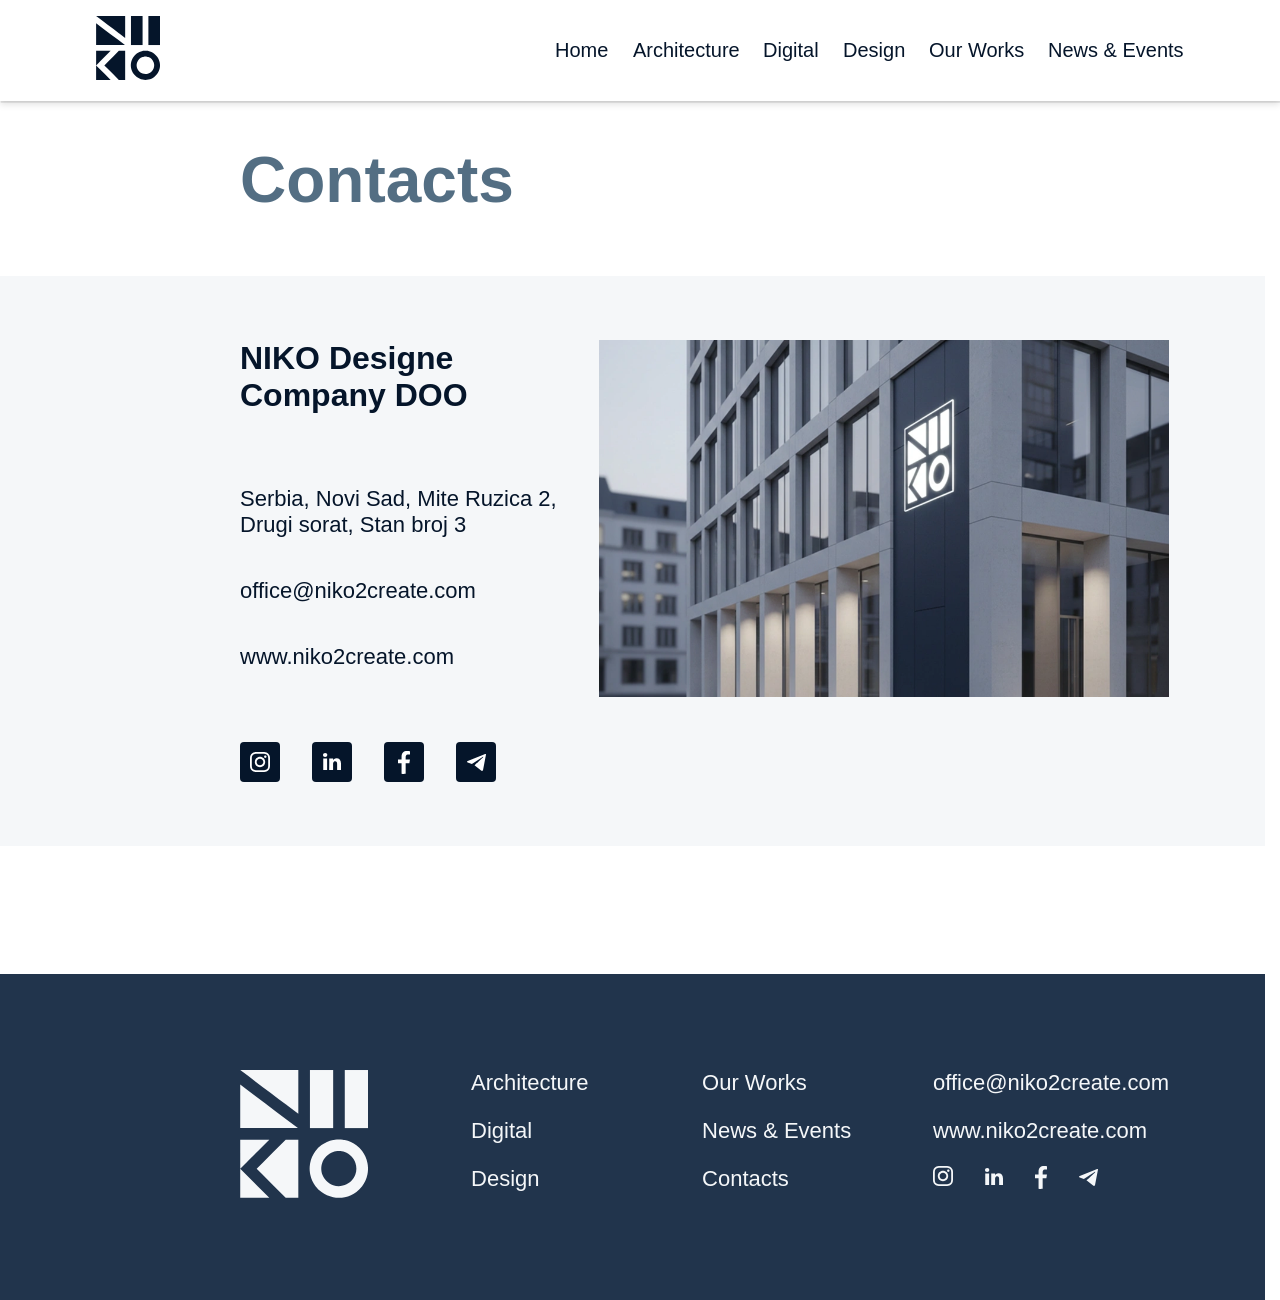
<file: contacts.html>
<!DOCTYPE html>
<html lang="ru">

<head>
  <meta charset="UTF-8">
  <meta name="viewport" content="width=device-width, initial-scale=1.0">
  <title>Catalog</title>
  <link rel="icon" type="image/x-icon" href="favicon.ico">
  <link href = "https://fonts.cdnfonts.com/css/neue-haas-grotesk-display-pro" rel = "stylesheet">
  <link rel="stylesheet" href="styles/styles.css">
  <link rel="stylesheet" href="https://cdn.jsdelivr.net/npm/swiper@11/swiper-bundle.min.css" />
</head>

<body class="inner-page-2">
  <header class="main-header">
    <a href="index.html" class="static-logo">
        <svg version="1.1" id="Слой_1" xmlns="http://www.w3.org/2000/svg" xmlns:xlink="http://www.w3.org/1999/xlink"
          x="0px" y="0px" viewBox="0 0 500 500" style="enable-background:new 0 0 500 500;" xml:space="preserve">
          <g>
            <path class="st0" d="M227.8,0.1v171.2l-45.4-34.2v-0.9h-1.1C123.4,92.6,58.8,43.9,0.9,0.3V0.1H227.8z" />
            <rect x="273.2" y="0.1" class="st0" width="90.7" height="226.8" />
            <rect x="409.3" y="0.1" class="st0" width="90.7" height="226.8" />
            <polygon class="st0" points="46.3,90.9 46.3,91.3 45.7,90.9 	" />
            <polygon class="st0" points="46.3,90.9 46.3,91.3 45.7,90.9 	" />
            <polygon class="st0" points="182.4,136.2 182.4,137.1 181.3,136.2 	" />
            <path class="st0" d="M226.3,227H0.9V57.1C74.1,112.3,153.2,171.9,226.3,227z" />
            <polygon class="st0" points="114.4,272.3 33,353.7 23.6,363.1 0.9,385.8 0.9,272.3 	" />
            <polygon class="st0" points="114.4,499.2 0.9,499.2 0.9,385.8 69,453.8 91.7,476.5 	" />
            <polygon class="st0" points="227.8,272.3 227.8,499.2 178.5,499.2 137.1,457.7 133.2,453.8 87.8,408.4 65.1,385.8 87.8,363.1 
       91.7,359.2 133.1,317.7 178.5,272.3 	" />
            <path class="st0" d="M497.8,363.1c-3.3-16.7-10.2-32.1-20-45.4c-6.5-8.9-14.4-16.8-23.2-23.5c-13.2-10-28.6-17.1-45.4-20.6
       c-2.6-0.5-5.2-1-7.8-1.3c-5-0.7-10.2-1-15.4-1c-5.2,0-10.4,0.4-15.4,1c-2.3,0.3-4.5,0.7-6.8,1.1c-16.7,3.3-32.2,10.3-45.4,20
       c-9.3,6.8-17.4,15-24.2,24.2c-9.8,13.2-16.7,28.6-20,45.4c-0.4,2.2-0.8,4.4-1.1,6.7c-0.7,5.1-1.1,10.2-1.1,15.5s0.4,10.4,1.1,15.5
       c0.3,2.6,0.8,5.2,1.3,7.7c3.5,16.8,10.6,32.2,20.6,45.4c6.7,8.8,14.6,16.6,23.5,23.2c13.2,9.8,28.6,16.7,45.4,20
       c7.2,1.4,14.6,2.2,22.2,2.2c8,0,15.7-0.8,23.2-2.4c16.8-3.5,32.2-10.6,45.4-20.6c8.5-6.4,16-13.9,22.4-22.4
       c10-13.2,17.1-28.6,20.6-45.4c1.6-7.5,2.4-15.3,2.4-23.2C500,377.6,499.3,370.2,497.8,363.1z M450.6,408.4
       c-6.9,19.2-22.1,34.4-41.3,41.3c-7.2,2.6-15.1,4.1-23.2,4.1c-7.8,0-15.2-1.3-22.2-3.7c-19.7-6.7-35.3-22.2-42.4-41.7
       c-1.3-3.6-2.3-7.3-3-11.2c-0.7-3.9-1.1-7.9-1.1-12c0-4.1,0.4-8.1,1.1-12c0.6-3.5,1.5-6.8,2.6-10.1c6.9-20,22.7-35.9,42.8-42.8
       c3.3-1.1,6.7-2,10.1-2.6c3.9-0.7,7.9-1.1,12-1.1s8.1,0.4,12,1.1c3.9,0.7,7.6,1.7,11.2,3c19.5,7,35,22.7,41.7,42.4
       c2.4,7,3.7,14.4,3.7,22.2C454.6,393.4,453.2,401.2,450.6,408.4z" />
          </g>
        </svg>
      </a>
    <nav class="main-nav">
      <ul class="menu-list">
        <a href="index.html" class="nav-link">Home</a>
        <a href="architecture.html" class="nav-link">Architecture</a>
        <a href="digital.html" class="nav-link">Digital</a>
        <a href="design.html" class="nav-link">Design</a>
        <a href="catalog.html" class="nav-link">Our Works</a>
        <a href="news.html" class="nav-link">News & Events</a>
      </ul>
    </nav>
    <!-- Кнопка Бургер -->
    <div class="mobile-burger" id="burger">
      <span></span>
      <span></span>
      <span></span>
    </div>
    <!-- Полноэкранное мобильное меню -->
    <div class="mobile-menu" id="mobileMenu">
      <nav class="mobile-nav">
        <a href="index.html" class="mobile-link">Home</a>
        <a href="architecture.html" class="mobile-link">Architecture</a>
        <a href="digital.html" class="mobile-link">Digital</a>
        <a href="design.html" class="mobile-link">Design</a>
        <a href="catalog.html" class="mobile-link">Our Works</a>
        <a href="news.html" class="mobile-link">News & Events</a>
      </nav>
    </div>
  </header>
  
  <section class="contacts">
    <h2 class="contacts__title title">Contacts</h2>
    <div class="contacts__inner">
      <div class="contacts-content">
        <h3 class="contacts-content__title">NIKO Designe Company DOO</h3>
        <address class="contacts-content__address">Serbia, Novi Sad, Mite Ruzica 2,<br> Drugi sorat, Stan broj 3
        </address>
        <a class="contacts-content__email" href="mailto:office@niko2create.com">office@niko2create.com</a>
        <a class="contacts-content__link" href="www.niko2create.com">www.niko2create.com</a>
        <ul class="contacts__soc1als-list">
          <li class="contacts__soc1als-item">
            <a class="contacts__soc1als-link" href="/">
              <svg width="20" height="20" viewBox="0 0 20 20" fill="none" xmlns="http://www.w3.org/2000/svg">
                <path d="M10 1.80723C12.6506 1.80723 13.0121 1.80723 14.0964 1.80723C15.0602 1.80723 15.5422 2.04819 15.9036 2.16868C16.3855 2.40964 16.747 2.53012 17.1084 2.89157C17.4699 3.25301 17.7108 3.61446 17.8313 4.09639C17.9518 4.45783 18.0723 4.93976 18.1928 5.90362C18.1928 6.98795 18.1928 7.22892 18.1928 10C18.1928 12.7711 18.1928 13.0121 18.1928 14.0964C18.1928 15.0602 17.9518 15.5422 17.8313 15.9036C17.5904 16.3855 17.4699 16.747 17.1084 17.1084C16.747 17.4699 16.3855 17.7108 15.9036 17.8313C15.5422 17.9518 15.0602 18.0723 14.0964 18.1928C13.0121 18.1928 12.7711 18.1928 10 18.1928C7.22892 18.1928 6.98795 18.1928 5.90362 18.1928C4.93976 18.1928 4.45783 17.9518 4.09639 17.8313C3.61446 17.5904 3.25301 17.4699 2.89157 17.1084C2.53012 16.747 2.28916 16.3855 2.16868 15.9036C2.04819 15.5422 1.92771 15.0602 1.80723 14.0964C1.80723 13.0121 1.80723 12.7711 1.80723 10C1.80723 7.22892 1.80723 6.98795 1.80723 5.90362C1.80723 4.93976 2.04819 4.45783 2.16868 4.09639C2.40964 3.61446 2.53012 3.25301 2.89157 2.89157C3.25301 2.53012 3.61446 2.28916 4.09639 2.16868C4.45783 2.04819 4.93976 1.92771 5.90362 1.80723C6.98795 1.80723 7.3494 1.80723 10 1.80723ZM10 0C7.22892 0 6.98795 0 5.90362 0C4.81928 0 4.09639 0.240965 3.49398 0.481928C2.89157 0.722892 2.28916 1.08434 1.68675 1.68675C1.08434 2.28916 0.843374 2.77109 0.481928 3.49398C0.240965 4.09639 0.120482 4.81928 0 5.90362C0 6.98795 0 7.3494 0 10C0 12.7711 0 13.0121 0 14.0964C0 15.1807 0.240965 15.9036 0.481928 16.506C0.722892 17.1084 1.08434 17.7108 1.68675 18.3133C2.28916 18.9157 2.77109 19.1566 3.49398 19.5181C4.09639 19.759 4.81928 19.8795 5.90362 20C6.98795 20 7.3494 20 10 20C12.6506 20 13.0121 20 14.0964 20C15.1807 20 15.9036 19.759 16.506 19.5181C17.1084 19.2771 17.7108 18.9157 18.3133 18.3133C18.9157 17.7108 19.1566 17.2289 19.5181 16.506C19.759 15.9036 19.8795 15.1807 20 14.0964C20 13.0121 20 12.6506 20 10C20 7.3494 20 6.98795 20 5.90362C20 4.81928 19.759 4.09639 19.5181 3.49398C19.2771 2.89157 18.9157 2.28916 18.3133 1.68675C17.7108 1.08434 17.2289 0.843374 16.506 0.481928C15.9036 0.240965 15.1807 0.120482 14.0964 0C13.0121 0 12.7711 0 10 0Z" fill="#05152A" />
                <path d="M10 4.81928C7.10843 4.81928 4.81928 7.10843 4.81928 10C4.81928 12.8916 7.10843 15.1807 10 15.1807C12.8916 15.1807 15.1807 12.8916 15.1807 10C15.1807 7.10843 12.8916 4.81928 10 4.81928ZM10 13.3735C8.19277 13.3735 6.62651 11.9277 6.62651 10C6.62651 8.19277 8.07229 6.62651 10 6.62651C11.8072 6.62651 13.3735 8.07229 13.3735 10C13.3735 11.8072 11.8072 13.3735 10 13.3735Z" fill="#05152A" />
                <path d="M15.3012 5.90362C15.9666 5.90362 16.506 5.3642 16.506 4.6988C16.506 4.03339 15.9666 3.49398 15.3012 3.49398C14.6358 3.49398 14.0964 4.03339 14.0964 4.6988C14.0964 5.3642 14.6358 5.90362 15.3012 5.90362Z" fill="#05152A" />
              </svg>
            </a>
          </li>
          <li class="contacts__soc1als-item">
            <a class="contacts__soc1als-link" href="/">
              <svg width="18" height="18" viewBox="0 0 15 15" fill="none" xmlns="http://www.w3.org/2000/svg">
                <path d="M15 8.7444V14.2601H11.7713V9.08072C11.7713 7.80269 11.3004 6.92825 10.157 6.92825C9.28251 6.92825 8.74439 7.53363 8.5426 8.07175C8.47534 8.27354 8.40807 8.5426 8.40807 8.87892V14.2601H5.17937C5.17937 14.2601 5.24664 5.5157 5.17937 4.64126H8.40807V5.98655C8.81166 5.3139 9.61883 4.3722 11.3004 4.3722C13.3856 4.3722 15 5.78475 15 8.7444ZM1.81614 0C0.739908 0 0 0.73991 0 1.68161C0 2.62332 0.672645 3.36323 1.74888 3.36323C2.89238 3.36323 3.56502 2.62332 3.56502 1.68161C3.63229 0.672646 2.95964 0 1.81614 0ZM0.201793 14.2601H3.43049V4.64126H0.201793V14.2601Z" fill="#05152A" />
              </svg>
            </a>
          </li>
          <li class="contacts__soc1als-item">
            <a class="contacts__soc1als-link" href="/">
              <svg width="12" height="23" viewBox="0 0 12 23" fill="none" xmlns="http://www.w3.org/2000/svg">
                <path d="M7.65708 12.3648H11.3793L11.9637 8.56055H7.65632V6.48134C7.65632 4.90099 8.16957 3.49962 9.63891 3.49962H12V0.179741C11.5852 0.123382 10.7078 0 9.04996 0C5.58819 0 3.55867 1.8393 3.55867 6.0297V8.56055H0V12.3648H3.55867V22.821C4.26344 22.9276 4.97729 23 5.71007 23C6.37245 23 7.01893 22.9391 7.65708 22.8522V12.3648Z" fill="#05152A" />
              </svg>
            </a>
          </li>
          <li class="contacts__soc1als-item">
            <a class="contacts__soc1als-link" href="/">
              <svg width="19" height="17" viewBox="0 0 19 17" fill="none" xmlns="http://www.w3.org/2000/svg">
                <path d="M19 0.602225L15.9946 16.2923C15.9946 16.2923 15.5741 17.3801 14.4189 16.8584L7.48458 11.3526L7.45242 11.3364C8.38909 10.4654 15.6524 3.70266 15.9698 3.39612C16.4613 2.92136 16.1562 2.63873 15.5856 2.99736L4.85679 10.053L0.717638 8.61077C0.717638 8.61077 0.0662573 8.37083 0.00359284 7.84911C-0.0598962 7.32653 0.739076 7.0439 0.739076 7.0439L17.6131 0.188948C17.6131 0.188948 19 -0.44207 19 0.602225Z" fill="#05152A" />
              </svg>
            </a>
          </li>
        </ul>
      </div>
      <img class="contacts__image" src="images/contacts-1.webp" alt="">
    </div>
  </section>

  <footer class="footer">
    <div class="footer__body">
      <div class="footer__col">
        <a class="footer__logo" href="index.html">
          <svg version="1.1"  xmlns="http://www.w3.org/2000/svg" xmlns:xlink="http://www.w3.org/1999/xlink"
            x="0px" y="0px" viewBox="0 0 500 500" style="enable-background:new 0 0 500 500;" xml:space="preserve">
            <g>
              <path class="st0" d="M227.8,0.1v171.2l-45.4-34.2v-0.9h-1.1C123.4,92.6,58.8,43.9,0.9,0.3V0.1H227.8z" />
              <rect x="273.2" y="0.1" class="st0" width="90.7" height="226.8" />
              <rect x="409.3" y="0.1" class="st0" width="90.7" height="226.8" />
              <polygon class="st0" points="46.3,90.9 46.3,91.3 45.7,90.9 	" />
              <polygon class="st0" points="46.3,90.9 46.3,91.3 45.7,90.9 	" />
              <polygon class="st0" points="182.4,136.2 182.4,137.1 181.3,136.2 	" />
              <path class="st0" d="M226.3,227H0.9V57.1C74.1,112.3,153.2,171.9,226.3,227z" />
              <polygon class="st0" points="114.4,272.3 33,353.7 23.6,363.1 0.9,385.8 0.9,272.3 	" />
              <polygon class="st0" points="114.4,499.2 0.9,499.2 0.9,385.8 69,453.8 91.7,476.5 	" />
              <polygon class="st0" points="227.8,272.3 227.8,499.2 178.5,499.2 137.1,457.7 133.2,453.8 87.8,408.4 65.1,385.8 87.8,363.1 
       91.7,359.2 133.1,317.7 178.5,272.3 	" />
              <path class="st0" d="M497.8,363.1c-3.3-16.7-10.2-32.1-20-45.4c-6.5-8.9-14.4-16.8-23.2-23.5c-13.2-10-28.6-17.1-45.4-20.6
       c-2.6-0.5-5.2-1-7.8-1.3c-5-0.7-10.2-1-15.4-1c-5.2,0-10.4,0.4-15.4,1c-2.3,0.3-4.5,0.7-6.8,1.1c-16.7,3.3-32.2,10.3-45.4,20
       c-9.3,6.8-17.4,15-24.2,24.2c-9.8,13.2-16.7,28.6-20,45.4c-0.4,2.2-0.8,4.4-1.1,6.7c-0.7,5.1-1.1,10.2-1.1,15.5s0.4,10.4,1.1,15.5
       c0.3,2.6,0.8,5.2,1.3,7.7c3.5,16.8,10.6,32.2,20.6,45.4c6.7,8.8,14.6,16.6,23.5,23.2c13.2,9.8,28.6,16.7,45.4,20
       c7.2,1.4,14.6,2.2,22.2,2.2c8,0,15.7-0.8,23.2-2.4c16.8-3.5,32.2-10.6,45.4-20.6c8.5-6.4,16-13.9,22.4-22.4
       c10-13.2,17.1-28.6,20.6-45.4c1.6-7.5,2.4-15.3,2.4-23.2C500,377.6,499.3,370.2,497.8,363.1z M450.6,408.4
       c-6.9,19.2-22.1,34.4-41.3,41.3c-7.2,2.6-15.1,4.1-23.2,4.1c-7.8,0-15.2-1.3-22.2-3.7c-19.7-6.7-35.3-22.2-42.4-41.7
       c-1.3-3.6-2.3-7.3-3-11.2c-0.7-3.9-1.1-7.9-1.1-12c0-4.1,0.4-8.1,1.1-12c0.6-3.5,1.5-6.8,2.6-10.1c6.9-20,22.7-35.9,42.8-42.8
       c3.3-1.1,6.7-2,10.1-2.6c3.9-0.7,7.9-1.1,12-1.1s8.1,0.4,12,1.1c3.9,0.7,7.6,1.7,11.2,3c19.5,7,35,22.7,41.7,42.4
       c2.4,7,3.7,14.4,3.7,22.2C454.6,393.4,453.2,401.2,450.6,408.4z" />
            </g>
          </svg>
        </a>
      </div>
      <div class="footer__col">
        <ul class="footer__menu-list">
          <li class="footer__menu-item"><a href="architecture.html" class="footer__menu-link">Architecture</a></li>
          <li class="footer__menu-item"><a href="digital.html" class="footer__menu-link">Digital</a></li>
          <li class="footer__menu-item"><a href="design.html" class="footer__menu-link">Design</a></li>
        </ul>
      </div>
      <div class="footer__col">
        <ul class="footer__menu-list">
          <li class="footer__menu-item"><a href="catalog.html" class="footer__menu-link">Our Works</a></li>
          <li class="footer__menu-item"><a href="news.html" class="footer__menu-link">News & Events</a></li>
          <li class="footer__menu-item"><a href="contacts.html" class="footer__menu-link">Contacts</a></li>
        </ul>
      </div>
      <div class="footer__col">
        <ul class="footer__menu-list">
          <li class="footer__menu-item"><a href="mailto:" class="footer__menu-link">office@niko2create.com</a></li>
          <li class="footer__menu-item"><a href="www.niko2create.com" class="footer__menu-link">www.niko2create.com</a>
          </li>
          <li class="footer__menu-item">
            <ul class="footer__soc1als-list">
              <li class="footer__soc1als-item">
                <a class="footer__soc1als-link" href="/">
                  <svg width="20" height="20" viewBox="0 0 20 20" fill="none" xmlns="http://www.w3.org/2000/svg">
                    <path d="M10 1.80723C12.6506 1.80723 13.0121 1.80723 14.0964 1.80723C15.0602 1.80723 15.5422 2.04819 15.9036 2.16868C16.3855 2.40964 16.747 2.53012 17.1084 2.89157C17.4699 3.25301 17.7108 3.61446 17.8313 4.09639C17.9518 4.45783 18.0723 4.93976 18.1928 5.90362C18.1928 6.98795 18.1928 7.22892 18.1928 10C18.1928 12.7711 18.1928 13.0121 18.1928 14.0964C18.1928 15.0602 17.9518 15.5422 17.8313 15.9036C17.5904 16.3855 17.4699 16.747 17.1084 17.1084C16.747 17.4699 16.3855 17.7108 15.9036 17.8313C15.5422 17.9518 15.0602 18.0723 14.0964 18.1928C13.0121 18.1928 12.7711 18.1928 10 18.1928C7.22892 18.1928 6.98795 18.1928 5.90362 18.1928C4.93976 18.1928 4.45783 17.9518 4.09639 17.8313C3.61446 17.5904 3.25301 17.4699 2.89157 17.1084C2.53012 16.747 2.28916 16.3855 2.16868 15.9036C2.04819 15.5422 1.92771 15.0602 1.80723 14.0964C1.80723 13.0121 1.80723 12.7711 1.80723 10C1.80723 7.22892 1.80723 6.98795 1.80723 5.90362C1.80723 4.93976 2.04819 4.45783 2.16868 4.09639C2.40964 3.61446 2.53012 3.25301 2.89157 2.89157C3.25301 2.53012 3.61446 2.28916 4.09639 2.16868C4.45783 2.04819 4.93976 1.92771 5.90362 1.80723C6.98795 1.80723 7.3494 1.80723 10 1.80723ZM10 0C7.22892 0 6.98795 0 5.90362 0C4.81928 0 4.09639 0.240965 3.49398 0.481928C2.89157 0.722892 2.28916 1.08434 1.68675 1.68675C1.08434 2.28916 0.843374 2.77109 0.481928 3.49398C0.240965 4.09639 0.120482 4.81928 0 5.90362C0 6.98795 0 7.3494 0 10C0 12.7711 0 13.0121 0 14.0964C0 15.1807 0.240965 15.9036 0.481928 16.506C0.722892 17.1084 1.08434 17.7108 1.68675 18.3133C2.28916 18.9157 2.77109 19.1566 3.49398 19.5181C4.09639 19.759 4.81928 19.8795 5.90362 20C6.98795 20 7.3494 20 10 20C12.6506 20 13.0121 20 14.0964 20C15.1807 20 15.9036 19.759 16.506 19.5181C17.1084 19.2771 17.7108 18.9157 18.3133 18.3133C18.9157 17.7108 19.1566 17.2289 19.5181 16.506C19.759 15.9036 19.8795 15.1807 20 14.0964C20 13.0121 20 12.6506 20 10C20 7.3494 20 6.98795 20 5.90362C20 4.81928 19.759 4.09639 19.5181 3.49398C19.2771 2.89157 18.9157 2.28916 18.3133 1.68675C17.7108 1.08434 17.2289 0.843374 16.506 0.481928C15.9036 0.240965 15.1807 0.120482 14.0964 0C13.0121 0 12.7711 0 10 0Z" fill="#05152A" />
                    <path d="M10 4.81928C7.10843 4.81928 4.81928 7.10843 4.81928 10C4.81928 12.8916 7.10843 15.1807 10 15.1807C12.8916 15.1807 15.1807 12.8916 15.1807 10C15.1807 7.10843 12.8916 4.81928 10 4.81928ZM10 13.3735C8.19277 13.3735 6.62651 11.9277 6.62651 10C6.62651 8.19277 8.07229 6.62651 10 6.62651C11.8072 6.62651 13.3735 8.07229 13.3735 10C13.3735 11.8072 11.8072 13.3735 10 13.3735Z" fill="#05152A" />
                    <path d="M15.3012 5.90362C15.9666 5.90362 16.506 5.3642 16.506 4.6988C16.506 4.03339 15.9666 3.49398 15.3012 3.49398C14.6358 3.49398 14.0964 4.03339 14.0964 4.6988C14.0964 5.3642 14.6358 5.90362 15.3012 5.90362Z" fill="#05152A" />
                  </svg>
                </a>
              </li>
              <li class="footer__soc1als-item">
                <a class="footer__soc1als-link" href="/">
                  <svg width="18" height="18" viewBox="0 0 15 15" fill="none" xmlns="http://www.w3.org/2000/svg">
                    <path d="M15 8.7444V14.2601H11.7713V9.08072C11.7713 7.80269 11.3004 6.92825 10.157 6.92825C9.28251 6.92825 8.74439 7.53363 8.5426 8.07175C8.47534 8.27354 8.40807 8.5426 8.40807 8.87892V14.2601H5.17937C5.17937 14.2601 5.24664 5.5157 5.17937 4.64126H8.40807V5.98655C8.81166 5.3139 9.61883 4.3722 11.3004 4.3722C13.3856 4.3722 15 5.78475 15 8.7444ZM1.81614 0C0.739908 0 0 0.73991 0 1.68161C0 2.62332 0.672645 3.36323 1.74888 3.36323C2.89238 3.36323 3.56502 2.62332 3.56502 1.68161C3.63229 0.672646 2.95964 0 1.81614 0ZM0.201793 14.2601H3.43049V4.64126H0.201793V14.2601Z" fill="#05152A" />
                  </svg>
                </a>
              </li>
              <li class="footer__soc1als-item">
                <a class="footer__soc1als-link" href="/">
                  <svg width="12" height="23" viewBox="0 0 12 23" fill="none" xmlns="http://www.w3.org/2000/svg">
                    <path d="M7.65708 12.3648H11.3793L11.9637 8.56055H7.65632V6.48134C7.65632 4.90099 8.16957 3.49962 9.63891 3.49962H12V0.179741C11.5852 0.123382 10.7078 0 9.04996 0C5.58819 0 3.55867 1.8393 3.55867 6.0297V8.56055H0V12.3648H3.55867V22.821C4.26344 22.9276 4.97729 23 5.71007 23C6.37245 23 7.01893 22.9391 7.65708 22.8522V12.3648Z" fill="#05152A" />
                  </svg>
                </a>
              </li>
              <li class="footer__soc1als-item">
                <a class="footer__soc1als-link" href="/">
                  <svg width="19" height="17" viewBox="0 0 19 17" fill="none" xmlns="http://www.w3.org/2000/svg">
                    <path d="M19 0.602225L15.9946 16.2923C15.9946 16.2923 15.5741 17.3801 14.4189 16.8584L7.48458 11.3526L7.45242 11.3364C8.38909 10.4654 15.6524 3.70266 15.9698 3.39612C16.4613 2.92136 16.1562 2.63873 15.5856 2.99736L4.85679 10.053L0.717638 8.61077C0.717638 8.61077 0.0662573 8.37083 0.00359284 7.84911C-0.0598962 7.32653 0.739076 7.0439 0.739076 7.0439L17.6131 0.188948C17.6131 0.188948 19 -0.44207 19 0.602225Z" fill="#05152A" />
                  </svg>
                </a>
              </li>
            </ul>
          </li>
        </ul>
      </div>

    </div>
    <!-- <div class="footer__bottom">
      <small class="footer__copy">
        © 2026 Niko. Все права защищены.
      </small>
      <a class="footer__additional" href="#">Политика конфиденциальности</a>
      <a class="footer__additional" href="#">Условия использования</a>
    </div> -->
  </footer>






  <script src="https://cdn.jsdelivr.net/npm/swiper@11/swiper-bundle.min.js"
    onload="window.isSwiperReady = true; if(window.initMySite) window.initMySite();">
    </script>

  <script src="js/common.js"></script>
  <script src="js/catalog.js"></script>
</body>

</html>
</file>
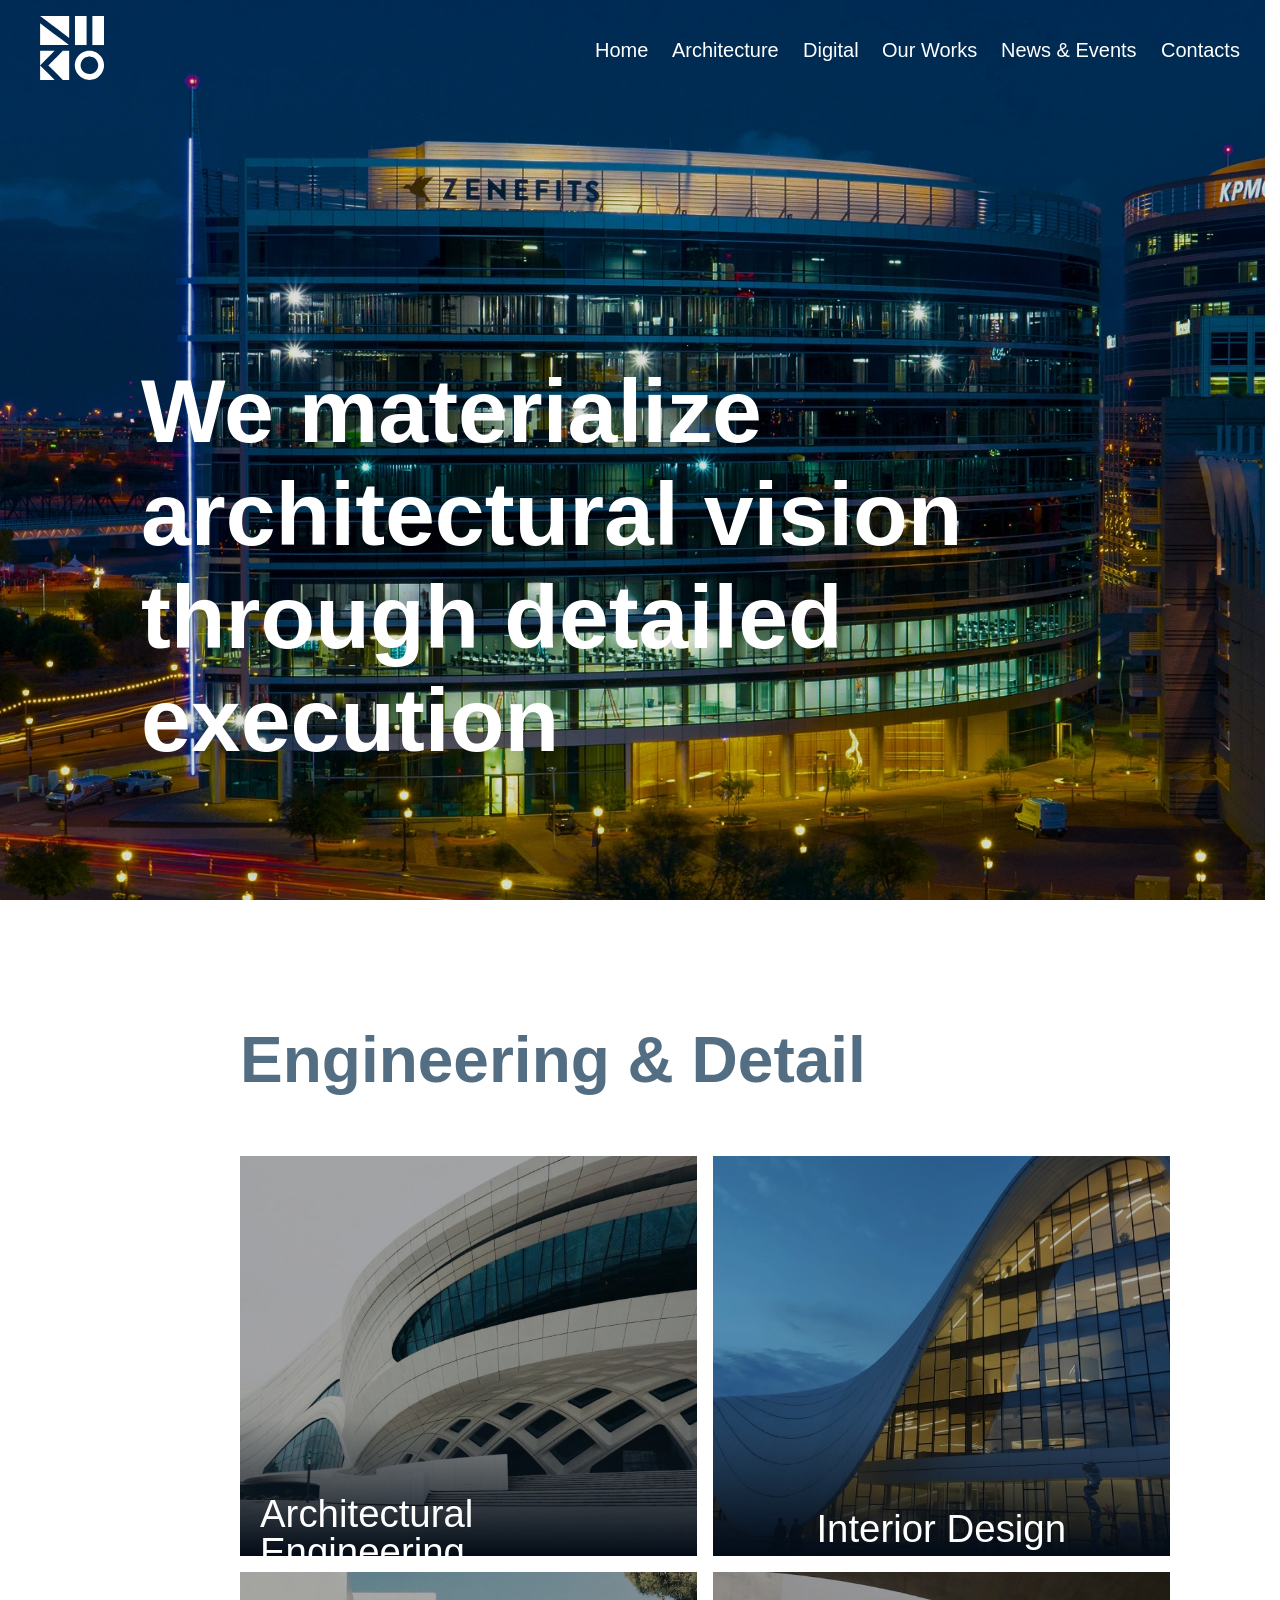
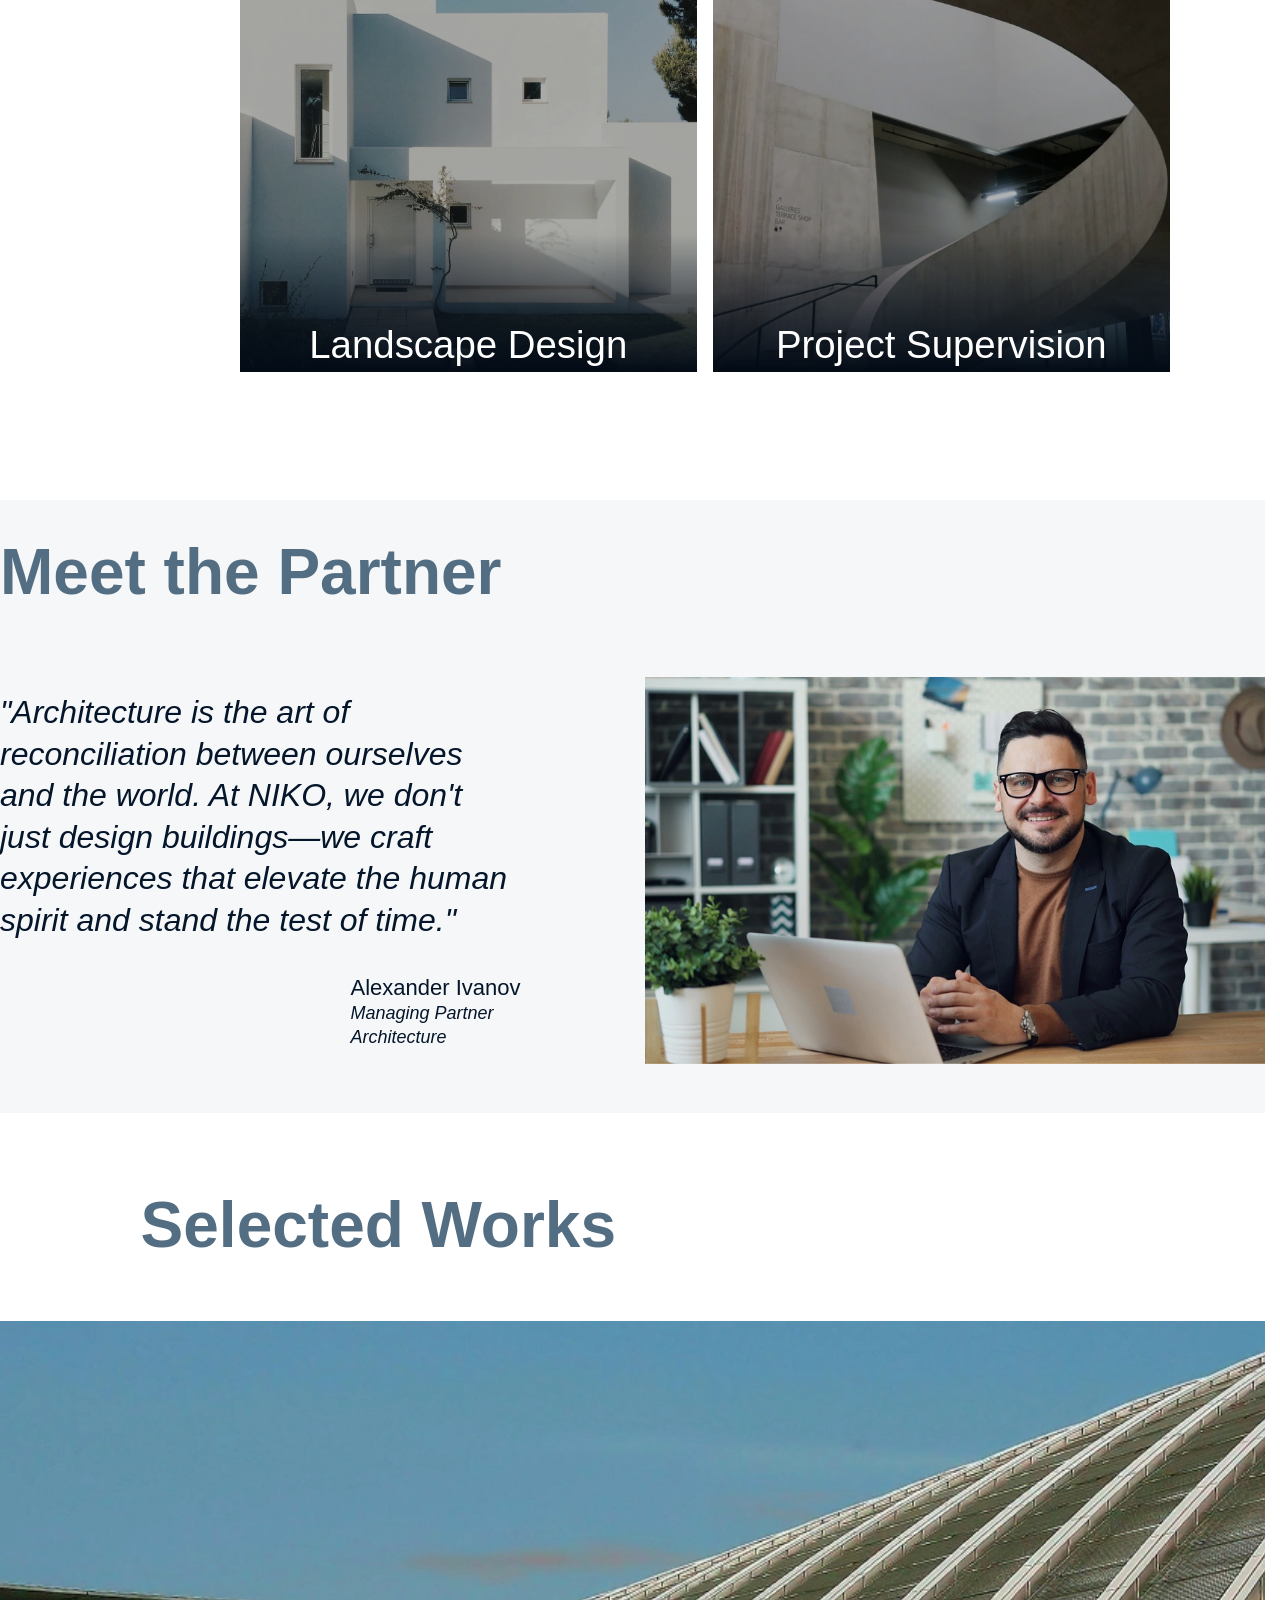
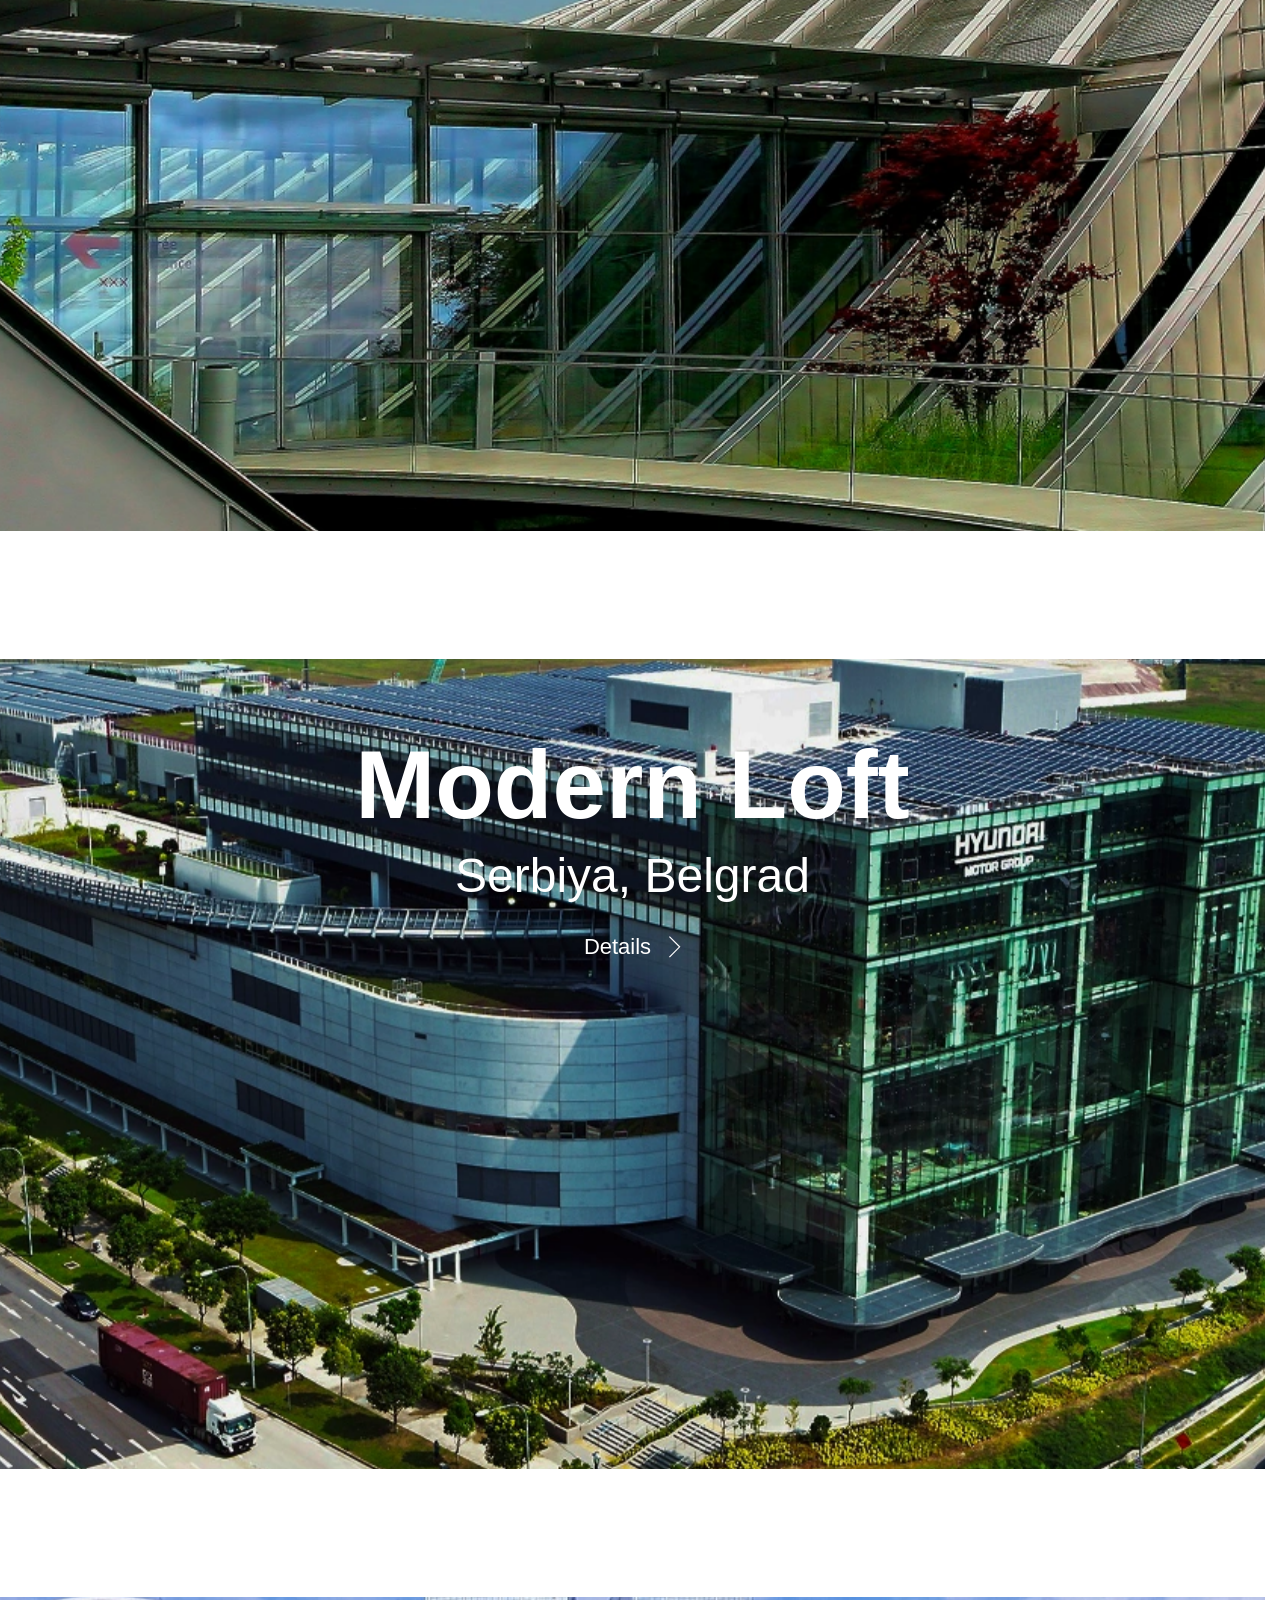
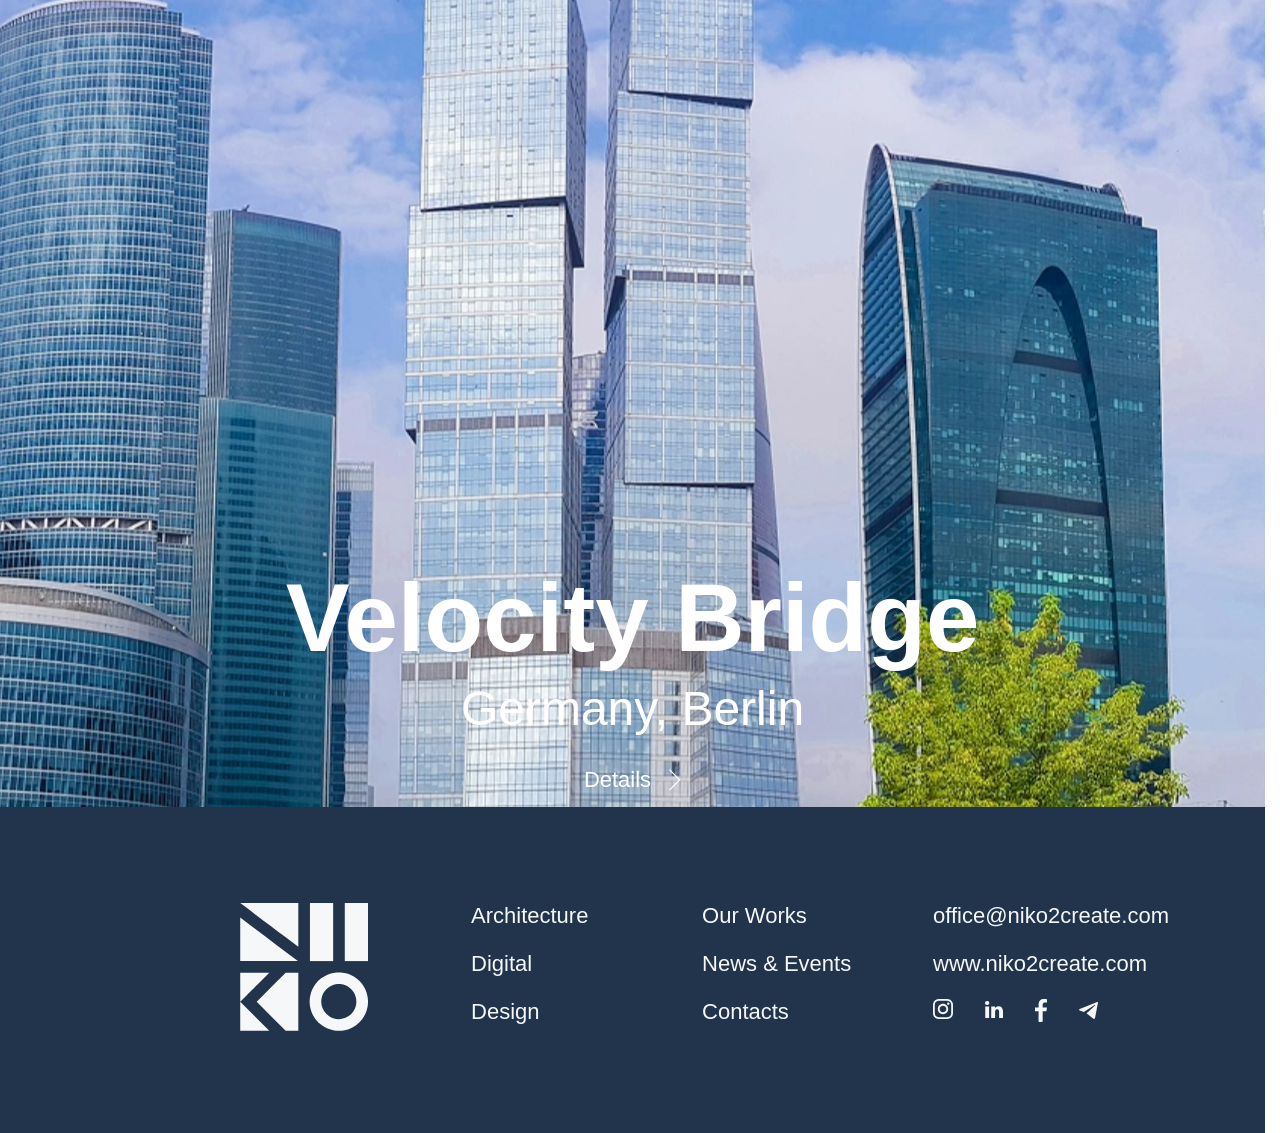
<file: design.html>
<!DOCTYPE html>
<html lang="ru">

<head>
  <meta charset="UTF-8">
  <meta name="viewport" content="width=device-width, initial-scale=1.0">
  <title>Design</title>
  <link rel="icon" type="image/x-icon" href="favicon.ico">
  <link href = "https://fonts.cdnfonts.com/css/neue-haas-grotesk-display-pro" rel = "stylesheet">
  <link rel="stylesheet" href="styles/styles.css">
  <link rel="stylesheet" href="https://cdn.jsdelivr.net/npm/swiper@11/swiper-bundle.min.css" />
</head>

<body class="inner-page">
  <header class="main-header">
    <a href="index.html" class="static-logo">
      <svg version="1.1" id="Слой_1" xmlns="http://www.w3.org/2000/svg" xmlns:xlink="http://www.w3.org/1999/xlink"
        x="0px" y="0px" viewBox="0 0 500 500" style="enable-background:new 0 0 500 500;" xml:space="preserve">
        <g>
          <path class="st0" d="M227.8,0.1v171.2l-45.4-34.2v-0.9h-1.1C123.4,92.6,58.8,43.9,0.9,0.3V0.1H227.8z" />
          <rect x="273.2" y="0.1" class="st0" width="90.7" height="226.8" />
          <rect x="409.3" y="0.1" class="st0" width="90.7" height="226.8" />
          <polygon class="st0" points="46.3,90.9 46.3,91.3 45.7,90.9 	" />
          <polygon class="st0" points="46.3,90.9 46.3,91.3 45.7,90.9 	" />
          <polygon class="st0" points="182.4,136.2 182.4,137.1 181.3,136.2 	" />
          <path class="st0" d="M226.3,227H0.9V57.1C74.1,112.3,153.2,171.9,226.3,227z" />
          <polygon class="st0" points="114.4,272.3 33,353.7 23.6,363.1 0.9,385.8 0.9,272.3 	" />
          <polygon class="st0" points="114.4,499.2 0.9,499.2 0.9,385.8 69,453.8 91.7,476.5 	" />
          <polygon class="st0" points="227.8,272.3 227.8,499.2 178.5,499.2 137.1,457.7 133.2,453.8 87.8,408.4 65.1,385.8 87.8,363.1 
       91.7,359.2 133.1,317.7 178.5,272.3 	" />
          <path class="st0" d="M497.8,363.1c-3.3-16.7-10.2-32.1-20-45.4c-6.5-8.9-14.4-16.8-23.2-23.5c-13.2-10-28.6-17.1-45.4-20.6
       c-2.6-0.5-5.2-1-7.8-1.3c-5-0.7-10.2-1-15.4-1c-5.2,0-10.4,0.4-15.4,1c-2.3,0.3-4.5,0.7-6.8,1.1c-16.7,3.3-32.2,10.3-45.4,20
       c-9.3,6.8-17.4,15-24.2,24.2c-9.8,13.2-16.7,28.6-20,45.4c-0.4,2.2-0.8,4.4-1.1,6.7c-0.7,5.1-1.1,10.2-1.1,15.5s0.4,10.4,1.1,15.5
       c0.3,2.6,0.8,5.2,1.3,7.7c3.5,16.8,10.6,32.2,20.6,45.4c6.7,8.8,14.6,16.6,23.5,23.2c13.2,9.8,28.6,16.7,45.4,20
       c7.2,1.4,14.6,2.2,22.2,2.2c8,0,15.7-0.8,23.2-2.4c16.8-3.5,32.2-10.6,45.4-20.6c8.5-6.4,16-13.9,22.4-22.4
       c10-13.2,17.1-28.6,20.6-45.4c1.6-7.5,2.4-15.3,2.4-23.2C500,377.6,499.3,370.2,497.8,363.1z M450.6,408.4
       c-6.9,19.2-22.1,34.4-41.3,41.3c-7.2,2.6-15.1,4.1-23.2,4.1c-7.8,0-15.2-1.3-22.2-3.7c-19.7-6.7-35.3-22.2-42.4-41.7
       c-1.3-3.6-2.3-7.3-3-11.2c-0.7-3.9-1.1-7.9-1.1-12c0-4.1,0.4-8.1,1.1-12c0.6-3.5,1.5-6.8,2.6-10.1c6.9-20,22.7-35.9,42.8-42.8
       c3.3-1.1,6.7-2,10.1-2.6c3.9-0.7,7.9-1.1,12-1.1s8.1,0.4,12,1.1c3.9,0.7,7.6,1.7,11.2,3c19.5,7,35,22.7,41.7,42.4
       c2.4,7,3.7,14.4,3.7,22.2C454.6,393.4,453.2,401.2,450.6,408.4z" />
        </g>
      </svg>
    </a>
    <nav class="main-nav">
      <ul class="menu-list">
        <a href="index.html" class="nav-link">Home</a>
        <a href="architecture.html" class="nav-link">Architecture</a>
        <a href="digital.html" class="nav-link">Digital</a>
        <a href="catalog.html" class="nav-link">Our Works</a>
        <a href="news.html" class="nav-link">News & Events</a>
        <a href="contacts.html" class="nav-link">Contacts</a>
      </ul>
    </nav>
    <!-- Кнопка Бургер -->
    <div class="mobile-burger" id="burger">
      <span></span>
      <span></span>
      <span></span>
    </div>
    <!-- Полноэкранное мобильное меню -->
    <div class="mobile-menu" id="mobileMenu">
      <nav class="mobile-nav">
        <a href="index.html" class="mobile-link">Home</a>
        <a href="architecture.html" class="mobile-link">Architecture</a>
        <a href="digital.html" class="mobile-link">Digital</a>
        <a href="catalog.html" class="mobile-link">Our Works</a>
        <a href="news.html" class="mobile-link">News & Events</a>
        <a href="contacts.html" class="mobile-link">Contacts</a>
      </nav>
    </div>
  </header>

  <section class="hero">
    <img class="hero__image" src="images/design/hero-bg.webp" alt="">
    <div class="hero__content">
      <h1 class="hero__title reveal">We materialize architectural vision through detailed execution</h1>
    </div>
  </section>
  <section class="concept">
    <div class="concept__top">
      <h2 class="concept__title title">Engineering & Detail</h2>
      <!-- <div class="concept__subtitle">
        <p>We analyze, strategize, and design architectural solutions that redefine spatial experiences.</p>
      </div> -->
    </div>
    <div class="concept-grid">
      <div class="concept-card reveal">
        <img class="concept-card__image" src="images/architecture/concept/1.webp" alt="">
        <div class="concept-card__content">
          <h3 class="concept-card__title">Architectural Engineering</h3>
          <ul class="concept-card__list">
            <li class="concept-card__item concept-card__item--2">Development of comprehensive construction documents, structural solutions,
              and technical detailing.</li>
            <!-- <li class="concept-card__item">Feasibility studies with KPI and TDP metrics</li>
            <li class="concept-card__item">Development of unique project identity and positioning</li>
            <li class="concept-card__item">Regulatory and zoning compliance assessment</li> -->
          </ul>
        </div>
      </div>
      <div class="concept-card reveal">
        <img class="concept-card__image" src="images/architecture/concept/2.webp" alt="">
        <div class="concept-card__content">
          <h3 class="concept-card__title">Interior Design</h3>
          <ul class="concept-card__list">
            <li class="concept-card__item concept-card__item--2">Curation of human-centric interior spaces, focusing on ergonomics,
              atmosphere, and living scenarios.</li>
            <!--  <li class="concept-card__item">Defining unique aesthetic language</li>
            <li class="concept-card__item">Establishing functional logic and flow</li>
            <li class="concept-card__item">Spatial narrative and user experience desig</li> -->
          </ul>
        </div>
      </div>
      <div class="concept-card reveal">
        <img class="concept-card__image" src="images/architecture/concept/3.webp" alt="">
        <div class="concept-card__content">
          <h3 class="concept-card__title">Landscape Design</h3>
          <ul class="concept-card__list">
            <li class="concept-card__item concept-card__item--2">Integrating nature and architecture through site-specific landscaping and
              outdoor environment design.</li>
            <!--  <li class="concept-card__item">Landscape architecture and open spaces</li>
            <li class="concept-card__item">Seamless connection between building and urban fabric</li>
            <li class="concept-card__item">Sustainability and circulation optimization</li> -->
          </ul>
        </div>
      </div>
      <div class="concept-card reveal">
        <img class="concept-card__image" src="images/architecture/concept/4.webp" alt="">
        <div class="concept-card__content">
          <h3 class="concept-card__title">Project Supervision</h3>
          <ul class="concept-card__list">
            <li class="concept-card__item concept-card__item--2">Professional site inspection and quality control to ensure the built result
              aligns perfectly with the original vision.</li>
            <!-- <li class="concept-card__item">Formulating architectural manifesto</li>
            <li class="concept-card__item">Historical and typological studies</li>
            <li class="concept-card__item">Material and tectonic investigations</li> -->
          </ul>
        </div>
      </div>
    </div>
  </section>
  <section class="meet">
    <h2 class="meet__title title">Meet the Partner</h2>
    <div class="meet__content">
      <div class="meet__content-inner">

        <figure class="meet__quote-wrapper">

          <blockquote class="meet__quote-text">
            <p>"Architecture is the art of reconciliation between ourselves and the world. At NIKO, we don't just design
              buildings—we craft experiences that elevate the human spirit and stand the test of time."</p>
          </blockquote>
          <figcaption class="meet__quote-author">
            Alexander Ivanov <cite>Managing Partner <br> Architecture</cite>
          </figcaption>
        </figure>
      </div>
      <img class="meet__image" src="images/architecture/meet.webp" alt="">
    </div>
  </section>
  <section class="selected">
    <h2 class="selected__title title">Selected Works</h2>
    <div class="selected__wrapper">
      <div class="selected-card">
        <div class="selected__card">
          <div class="selected-card__content">
            <h2 class="selected-card__title">Eco Villa 1</h2>
            <div class="selected-card__subtitle">Copenhagen, Denmark</div>
            <a class="selected-card__link" href="project.html">Details
              <svg width="20" height="36" viewBox="0 0 20 36" fill="none" xmlns="http://www.w3.org/2000/svg">
                <path d="M0.707133 0.70717L17.6777 17.6777L0.707136 34.6483" stroke="white" stroke-width="2" />
              </svg>
            </a>
          </div>
          <img class="selected__image" src="images/architecture/selected/1.webp" alt="">
        </div>
      </div>
      <div class="selected-card">
        <div class="selected__card">
          <div class="selected-card__content">
            <h2 class="selected-card__title">Modern Loft</h2>
            <div class="selected-card__subtitle">Serbiya, Belgrad</div>
            <a class="selected-card__link" href="project.html">Details
              <svg width="20" height="36" viewBox="0 0 20 36" fill="none" xmlns="http://www.w3.org/2000/svg">
                <path d="M0.707133 0.70717L17.6777 17.6777L0.707136 34.6483" stroke="white" stroke-width="2" />
              </svg>
            </a>
          </div>
          <img class="selected__image" src="images/architecture/selected/2.webp" alt="">
        </div>
      </div>
      <div class="selected-card">
        <div class="selected__card">
          <div class="selected-card__content">
            <h2 class="selected-card__title">Velocity Bridge</h2>
            <div class="selected-card__subtitle">Germany, Berlin</div>
            <a class="selected-card__link" href="project.html">Details
              <svg width="20" height="36" viewBox="0 0 20 36" fill="none" xmlns="http://www.w3.org/2000/svg">
                <path d="M0.707133 0.70717L17.6777 17.6777L0.707136 34.6483" stroke="white" stroke-width="2" />
              </svg>
            </a>
          </div>
          <img class="selected__image" src="images/architecture/selected/3.webp" alt="">
        </div>
      </div>
    </div>
  </section>

  <footer class="footer">
    <div class="footer__body">
      <div class="footer__col">
        <a class="footer__logo" href="index.html">
          <svg version="1.1"  xmlns="http://www.w3.org/2000/svg" xmlns:xlink="http://www.w3.org/1999/xlink"
            x="0px" y="0px" viewBox="0 0 500 500" style="enable-background:new 0 0 500 500;" xml:space="preserve">
            <g>
              <path class="st0" d="M227.8,0.1v171.2l-45.4-34.2v-0.9h-1.1C123.4,92.6,58.8,43.9,0.9,0.3V0.1H227.8z" />
              <rect x="273.2" y="0.1" class="st0" width="90.7" height="226.8" />
              <rect x="409.3" y="0.1" class="st0" width="90.7" height="226.8" />
              <polygon class="st0" points="46.3,90.9 46.3,91.3 45.7,90.9 	" />
              <polygon class="st0" points="46.3,90.9 46.3,91.3 45.7,90.9 	" />
              <polygon class="st0" points="182.4,136.2 182.4,137.1 181.3,136.2 	" />
              <path class="st0" d="M226.3,227H0.9V57.1C74.1,112.3,153.2,171.9,226.3,227z" />
              <polygon class="st0" points="114.4,272.3 33,353.7 23.6,363.1 0.9,385.8 0.9,272.3 	" />
              <polygon class="st0" points="114.4,499.2 0.9,499.2 0.9,385.8 69,453.8 91.7,476.5 	" />
              <polygon class="st0" points="227.8,272.3 227.8,499.2 178.5,499.2 137.1,457.7 133.2,453.8 87.8,408.4 65.1,385.8 87.8,363.1 
       91.7,359.2 133.1,317.7 178.5,272.3 	" />
              <path class="st0" d="M497.8,363.1c-3.3-16.7-10.2-32.1-20-45.4c-6.5-8.9-14.4-16.8-23.2-23.5c-13.2-10-28.6-17.1-45.4-20.6
       c-2.6-0.5-5.2-1-7.8-1.3c-5-0.7-10.2-1-15.4-1c-5.2,0-10.4,0.4-15.4,1c-2.3,0.3-4.5,0.7-6.8,1.1c-16.7,3.3-32.2,10.3-45.4,20
       c-9.3,6.8-17.4,15-24.2,24.2c-9.8,13.2-16.7,28.6-20,45.4c-0.4,2.2-0.8,4.4-1.1,6.7c-0.7,5.1-1.1,10.2-1.1,15.5s0.4,10.4,1.1,15.5
       c0.3,2.6,0.8,5.2,1.3,7.7c3.5,16.8,10.6,32.2,20.6,45.4c6.7,8.8,14.6,16.6,23.5,23.2c13.2,9.8,28.6,16.7,45.4,20
       c7.2,1.4,14.6,2.2,22.2,2.2c8,0,15.7-0.8,23.2-2.4c16.8-3.5,32.2-10.6,45.4-20.6c8.5-6.4,16-13.9,22.4-22.4
       c10-13.2,17.1-28.6,20.6-45.4c1.6-7.5,2.4-15.3,2.4-23.2C500,377.6,499.3,370.2,497.8,363.1z M450.6,408.4
       c-6.9,19.2-22.1,34.4-41.3,41.3c-7.2,2.6-15.1,4.1-23.2,4.1c-7.8,0-15.2-1.3-22.2-3.7c-19.7-6.7-35.3-22.2-42.4-41.7
       c-1.3-3.6-2.3-7.3-3-11.2c-0.7-3.9-1.1-7.9-1.1-12c0-4.1,0.4-8.1,1.1-12c0.6-3.5,1.5-6.8,2.6-10.1c6.9-20,22.7-35.9,42.8-42.8
       c3.3-1.1,6.7-2,10.1-2.6c3.9-0.7,7.9-1.1,12-1.1s8.1,0.4,12,1.1c3.9,0.7,7.6,1.7,11.2,3c19.5,7,35,22.7,41.7,42.4
       c2.4,7,3.7,14.4,3.7,22.2C454.6,393.4,453.2,401.2,450.6,408.4z" />
            </g>
          </svg>
        </a>
      </div>
      <div class="footer__col">
        <ul class="footer__menu-list">
          <li class="footer__menu-item"><a href="architecture.html" class="footer__menu-link">Architecture</a></li>
          <li class="footer__menu-item"><a href="digital.html" class="footer__menu-link">Digital</a></li>
          <li class="footer__menu-item"><a href="design.html" class="footer__menu-link">Design</a></li>
        </ul>
      </div>
      <div class="footer__col">
        <ul class="footer__menu-list">
          <li class="footer__menu-item"><a href="catalog.html" class="footer__menu-link">Our Works</a></li>
          <li class="footer__menu-item"><a href="news.html" class="footer__menu-link">News & Events</a></li>
          <li class="footer__menu-item"><a href="contacts.html" class="footer__menu-link">Contacts</a></li>
        </ul>
      </div>
      <div class="footer__col">
        <ul class="footer__menu-list">
          <li class="footer__menu-item"><a href="mailto:" class="footer__menu-link">office@niko2create.com</a></li>
          <li class="footer__menu-item"><a href="www.niko2create.com" class="footer__menu-link">www.niko2create.com</a>
          </li>
          <li class="footer__menu-item">
            <ul class="footer__soc1als-list">
              <li class="footer__soc1als-item">
                <a class="footer__soc1als-link" href="/">
                  <svg width="20" height="20" viewBox="0 0 20 20" fill="none" xmlns="http://www.w3.org/2000/svg">
                    <path
                      d="M10 1.80723C12.6506 1.80723 13.0121 1.80723 14.0964 1.80723C15.0602 1.80723 15.5422 2.04819 15.9036 2.16868C16.3855 2.40964 16.747 2.53012 17.1084 2.89157C17.4699 3.25301 17.7108 3.61446 17.8313 4.09639C17.9518 4.45783 18.0723 4.93976 18.1928 5.90362C18.1928 6.98795 18.1928 7.22892 18.1928 10C18.1928 12.7711 18.1928 13.0121 18.1928 14.0964C18.1928 15.0602 17.9518 15.5422 17.8313 15.9036C17.5904 16.3855 17.4699 16.747 17.1084 17.1084C16.747 17.4699 16.3855 17.7108 15.9036 17.8313C15.5422 17.9518 15.0602 18.0723 14.0964 18.1928C13.0121 18.1928 12.7711 18.1928 10 18.1928C7.22892 18.1928 6.98795 18.1928 5.90362 18.1928C4.93976 18.1928 4.45783 17.9518 4.09639 17.8313C3.61446 17.5904 3.25301 17.4699 2.89157 17.1084C2.53012 16.747 2.28916 16.3855 2.16868 15.9036C2.04819 15.5422 1.92771 15.0602 1.80723 14.0964C1.80723 13.0121 1.80723 12.7711 1.80723 10C1.80723 7.22892 1.80723 6.98795 1.80723 5.90362C1.80723 4.93976 2.04819 4.45783 2.16868 4.09639C2.40964 3.61446 2.53012 3.25301 2.89157 2.89157C3.25301 2.53012 3.61446 2.28916 4.09639 2.16868C4.45783 2.04819 4.93976 1.92771 5.90362 1.80723C6.98795 1.80723 7.3494 1.80723 10 1.80723ZM10 0C7.22892 0 6.98795 0 5.90362 0C4.81928 0 4.09639 0.240965 3.49398 0.481928C2.89157 0.722892 2.28916 1.08434 1.68675 1.68675C1.08434 2.28916 0.843374 2.77109 0.481928 3.49398C0.240965 4.09639 0.120482 4.81928 0 5.90362C0 6.98795 0 7.3494 0 10C0 12.7711 0 13.0121 0 14.0964C0 15.1807 0.240965 15.9036 0.481928 16.506C0.722892 17.1084 1.08434 17.7108 1.68675 18.3133C2.28916 18.9157 2.77109 19.1566 3.49398 19.5181C4.09639 19.759 4.81928 19.8795 5.90362 20C6.98795 20 7.3494 20 10 20C12.6506 20 13.0121 20 14.0964 20C15.1807 20 15.9036 19.759 16.506 19.5181C17.1084 19.2771 17.7108 18.9157 18.3133 18.3133C18.9157 17.7108 19.1566 17.2289 19.5181 16.506C19.759 15.9036 19.8795 15.1807 20 14.0964C20 13.0121 20 12.6506 20 10C20 7.3494 20 6.98795 20 5.90362C20 4.81928 19.759 4.09639 19.5181 3.49398C19.2771 2.89157 18.9157 2.28916 18.3133 1.68675C17.7108 1.08434 17.2289 0.843374 16.506 0.481928C15.9036 0.240965 15.1807 0.120482 14.0964 0C13.0121 0 12.7711 0 10 0Z"
                      fill="#05152A" />
                    <path
                      d="M10 4.81928C7.10843 4.81928 4.81928 7.10843 4.81928 10C4.81928 12.8916 7.10843 15.1807 10 15.1807C12.8916 15.1807 15.1807 12.8916 15.1807 10C15.1807 7.10843 12.8916 4.81928 10 4.81928ZM10 13.3735C8.19277 13.3735 6.62651 11.9277 6.62651 10C6.62651 8.19277 8.07229 6.62651 10 6.62651C11.8072 6.62651 13.3735 8.07229 13.3735 10C13.3735 11.8072 11.8072 13.3735 10 13.3735Z"
                      fill="#05152A" />
                    <path
                      d="M15.3012 5.90362C15.9666 5.90362 16.506 5.3642 16.506 4.6988C16.506 4.03339 15.9666 3.49398 15.3012 3.49398C14.6358 3.49398 14.0964 4.03339 14.0964 4.6988C14.0964 5.3642 14.6358 5.90362 15.3012 5.90362Z"
                      fill="#05152A" />
                  </svg>
                </a>
              </li>
              <li class="footer__soc1als-item">
                <a class="footer__soc1als-link" href="/">
                  <svg width="18" height="18" viewBox="0 0 15 15" fill="none" xmlns="http://www.w3.org/2000/svg">
                    <path
                      d="M15 8.7444V14.2601H11.7713V9.08072C11.7713 7.80269 11.3004 6.92825 10.157 6.92825C9.28251 6.92825 8.74439 7.53363 8.5426 8.07175C8.47534 8.27354 8.40807 8.5426 8.40807 8.87892V14.2601H5.17937C5.17937 14.2601 5.24664 5.5157 5.17937 4.64126H8.40807V5.98655C8.81166 5.3139 9.61883 4.3722 11.3004 4.3722C13.3856 4.3722 15 5.78475 15 8.7444ZM1.81614 0C0.739908 0 0 0.73991 0 1.68161C0 2.62332 0.672645 3.36323 1.74888 3.36323C2.89238 3.36323 3.56502 2.62332 3.56502 1.68161C3.63229 0.672646 2.95964 0 1.81614 0ZM0.201793 14.2601H3.43049V4.64126H0.201793V14.2601Z"
                      fill="#05152A" />
                  </svg>
                </a>
              </li>
              <li class="footer__soc1als-item">
                <a class="footer__soc1als-link" href="/">
                  <svg width="12" height="23" viewBox="0 0 12 23" fill="none" xmlns="http://www.w3.org/2000/svg">
                    <path
                      d="M7.65708 12.3648H11.3793L11.9637 8.56055H7.65632V6.48134C7.65632 4.90099 8.16957 3.49962 9.63891 3.49962H12V0.179741C11.5852 0.123382 10.7078 0 9.04996 0C5.58819 0 3.55867 1.8393 3.55867 6.0297V8.56055H0V12.3648H3.55867V22.821C4.26344 22.9276 4.97729 23 5.71007 23C6.37245 23 7.01893 22.9391 7.65708 22.8522V12.3648Z"
                      fill="#05152A" />
                  </svg>
                </a>
              </li>
              <li class="footer__soc1als-item">
                <a class="footer__soc1als-link" href="/">
                  <svg width="19" height="17" viewBox="0 0 19 17" fill="none" xmlns="http://www.w3.org/2000/svg">
                    <path
                      d="M19 0.602225L15.9946 16.2923C15.9946 16.2923 15.5741 17.3801 14.4189 16.8584L7.48458 11.3526L7.45242 11.3364C8.38909 10.4654 15.6524 3.70266 15.9698 3.39612C16.4613 2.92136 16.1562 2.63873 15.5856 2.99736L4.85679 10.053L0.717638 8.61077C0.717638 8.61077 0.0662573 8.37083 0.00359284 7.84911C-0.0598962 7.32653 0.739076 7.0439 0.739076 7.0439L17.6131 0.188948C17.6131 0.188948 19 -0.44207 19 0.602225Z"
                      fill="#05152A" />
                  </svg>
                </a>
              </li>
            </ul>
          </li>
        </ul>
      </div>

    </div>
    <!-- <div class="footer__bottom">
      <small class="footer__copy">
        © 2026 Niko. Все права защищены.
      </small>
      <a class="footer__additional" href="#">Политика конфиденциальности</a>
      <a class="footer__additional" href="#">Условия использования</a>
    </div> -->
  </footer>






  <script src="https://cdn.jsdelivr.net/npm/swiper@11/swiper-bundle.min.js"
    onload="window.isSwiperReady = true; if(window.initMySite) window.initMySite();">
    </script>

  <script src="js/common.js"></script>
</body>

</html>
</file>
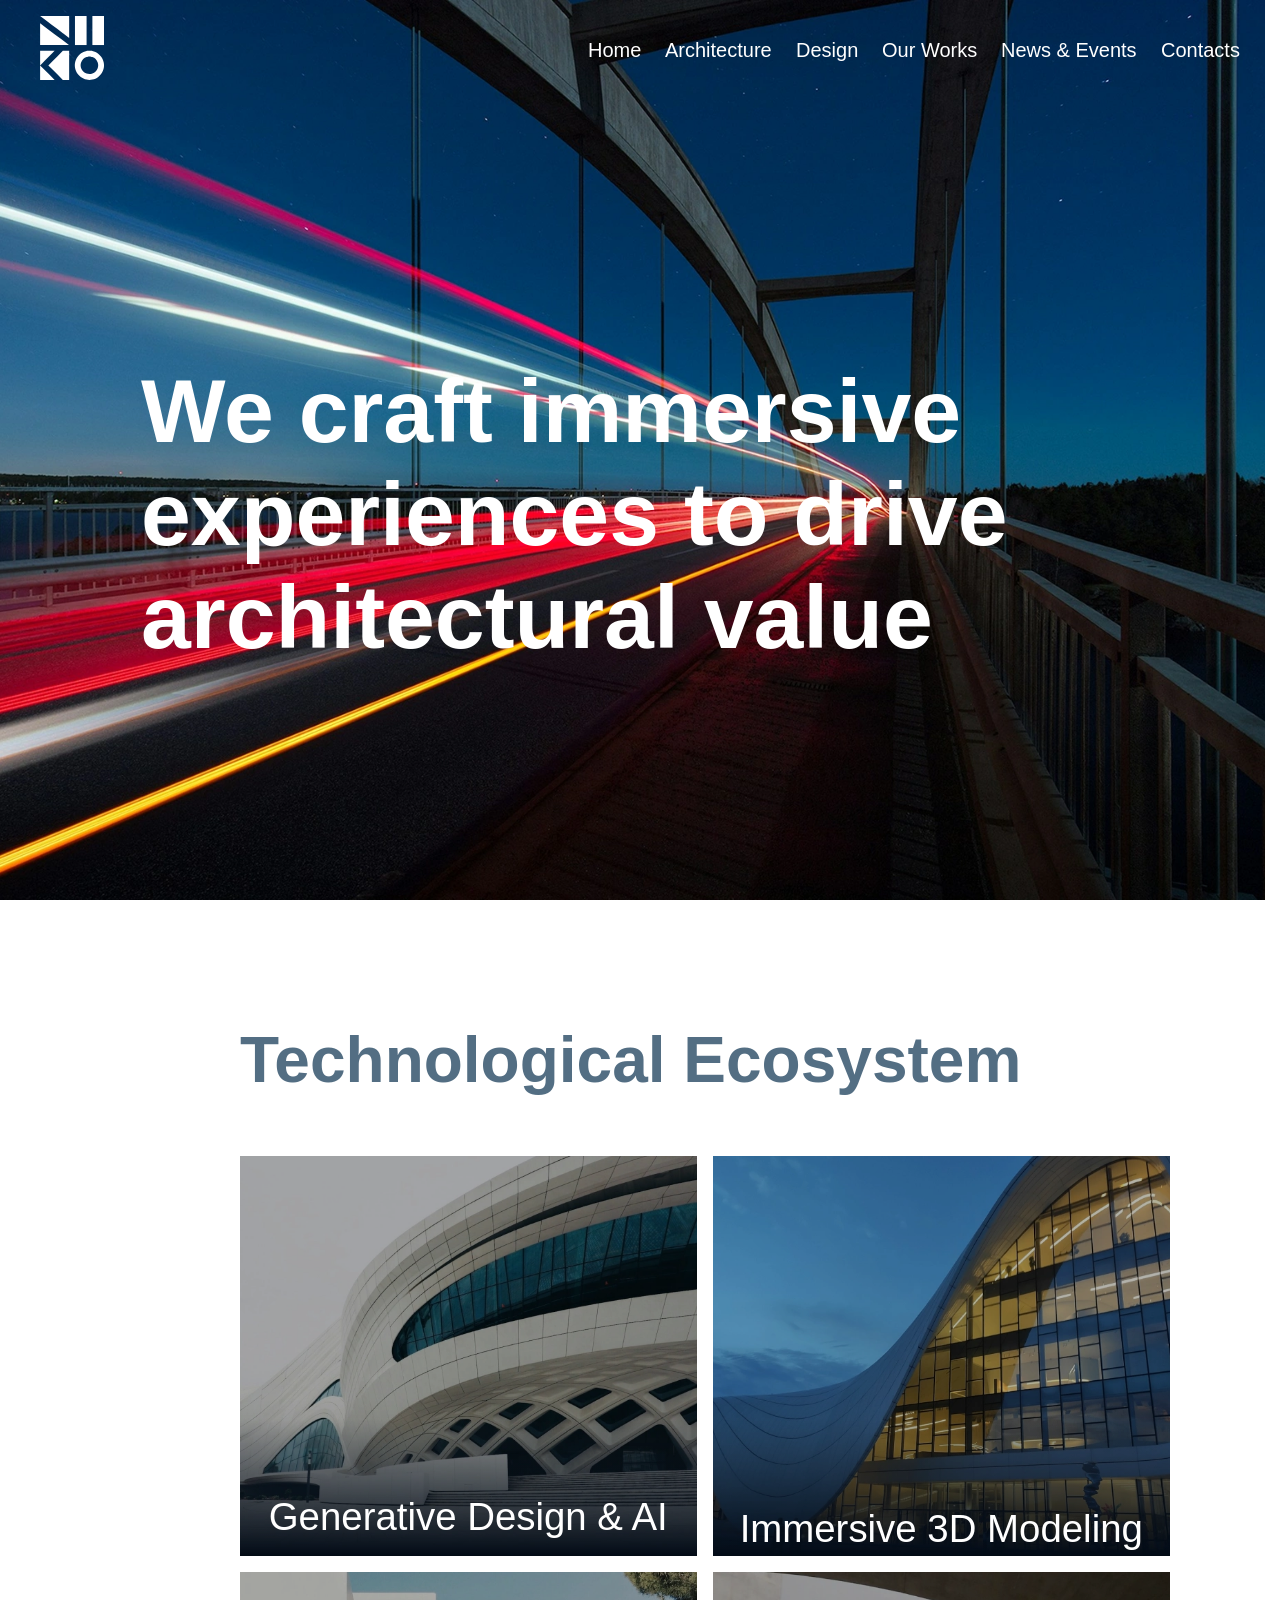
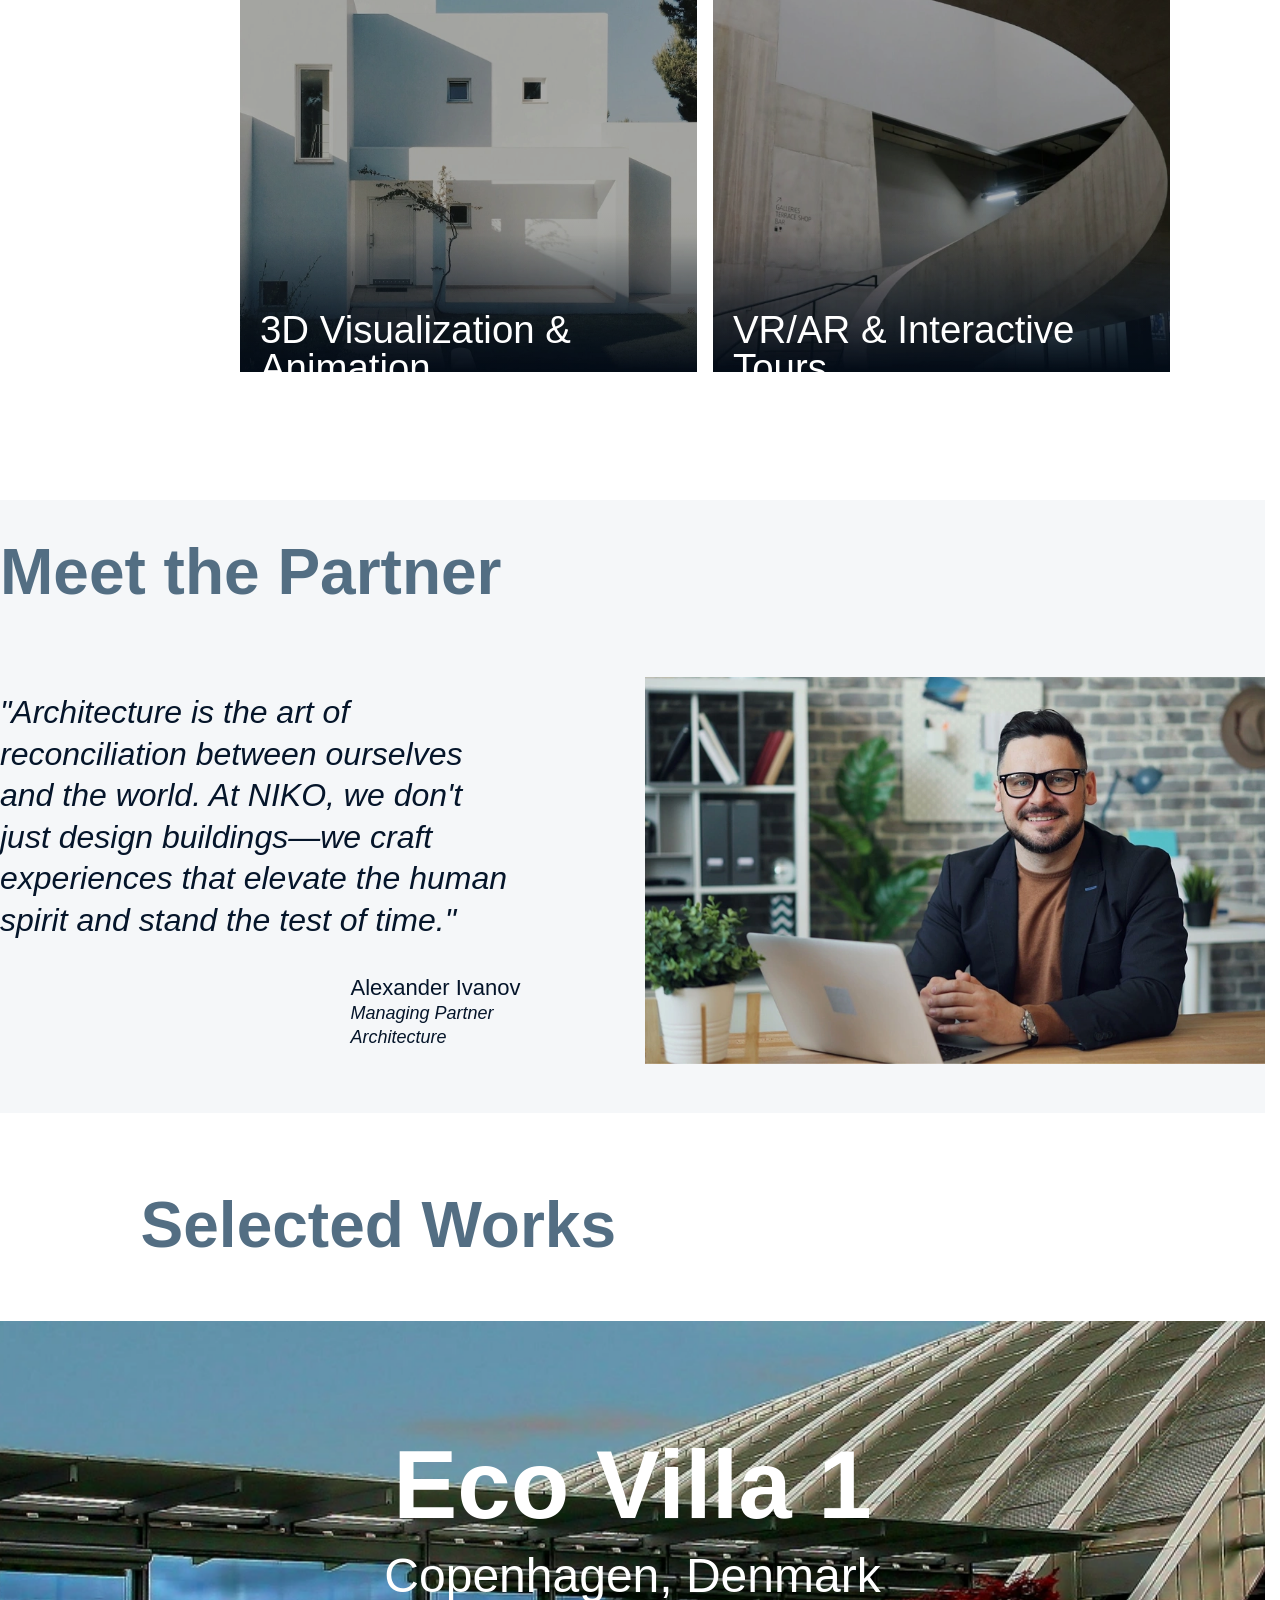
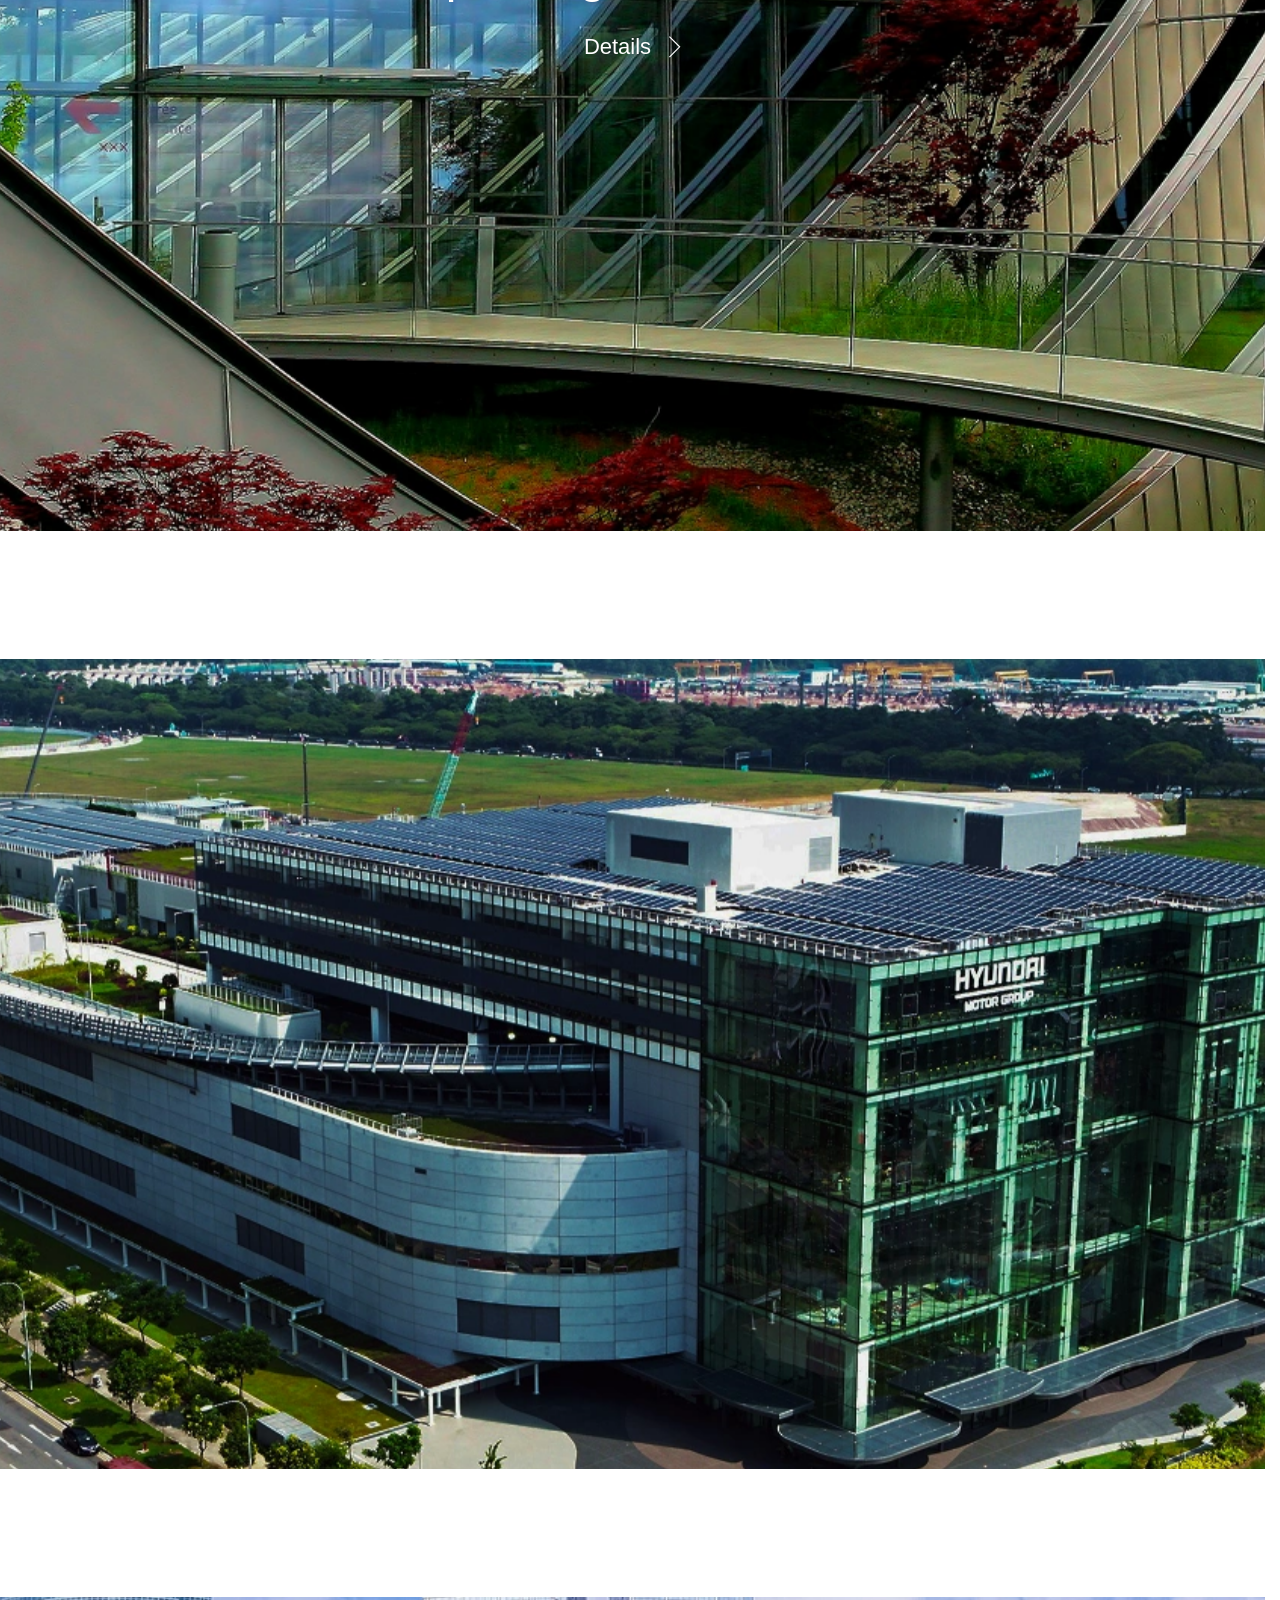
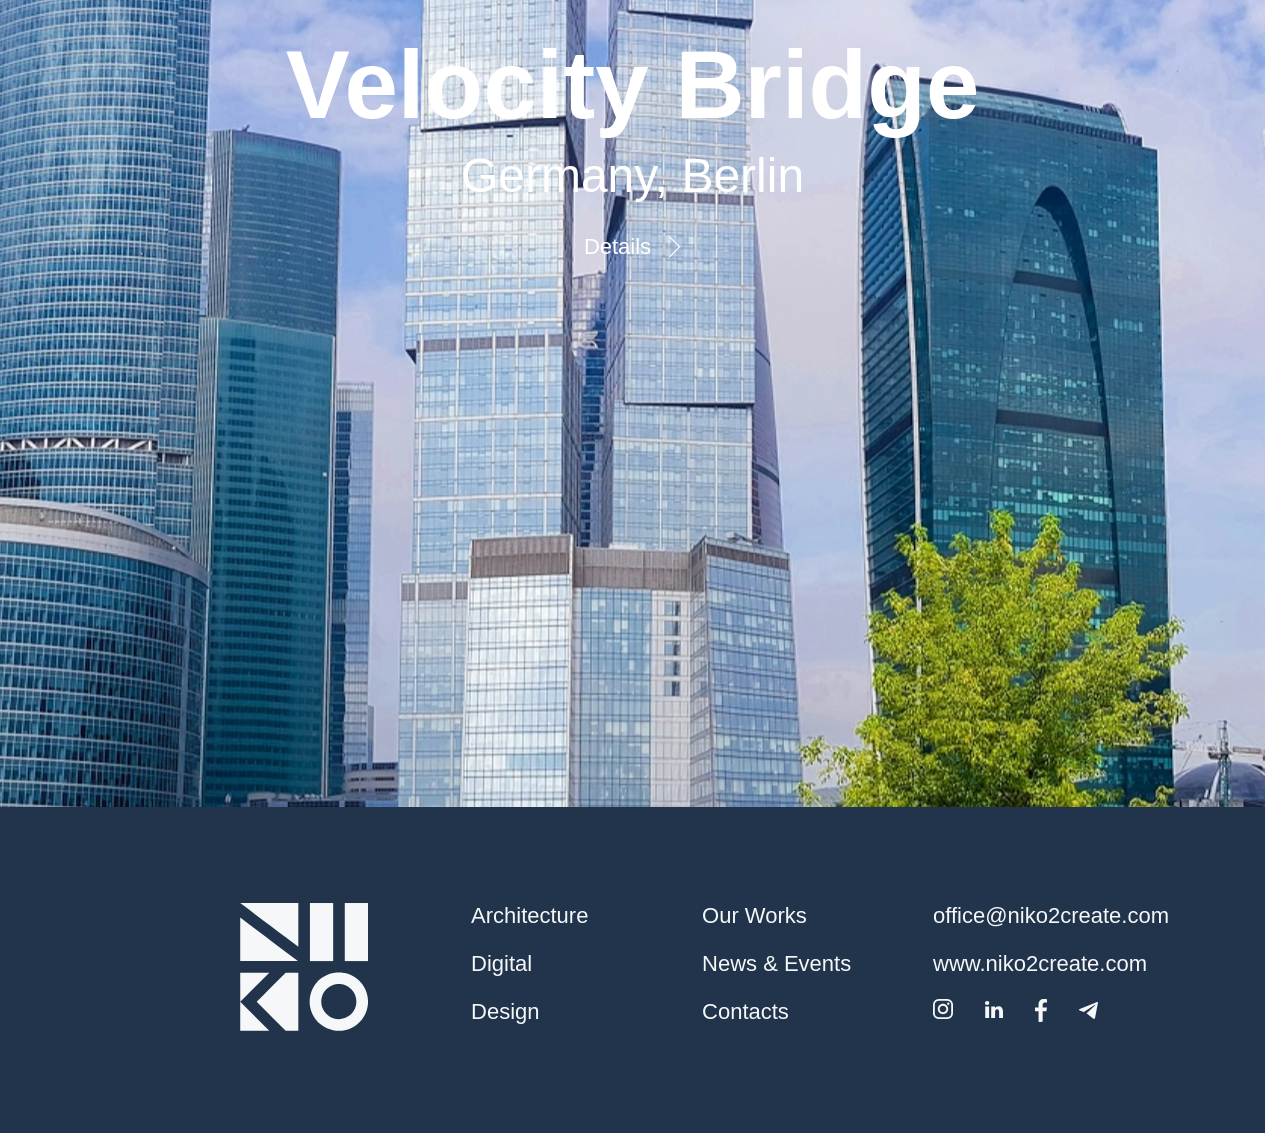
<file: digital.html>
<!DOCTYPE html>
<html lang="ru">

<head>
  <meta charset="UTF-8">
  <meta name="viewport" content="width=device-width, initial-scale=1.0">
  <title>Digital</title>
  <link rel="icon" type="image/x-icon" href="favicon.ico">
  <link href = "https://fonts.cdnfonts.com/css/neue-haas-grotesk-display-pro" rel = "stylesheet">
  <link rel="stylesheet" href="styles/styles.css">
  <link rel="stylesheet" href="https://cdn.jsdelivr.net/npm/swiper@11/swiper-bundle.min.css" />
</head>

<body class="inner-page">
  <header class="main-header">
    <a href="index.html" class="static-logo">
      <svg version="1.1" id="Слой_1" xmlns="http://www.w3.org/2000/svg" xmlns:xlink="http://www.w3.org/1999/xlink"
        x="0px" y="0px" viewBox="0 0 500 500" style="enable-background:new 0 0 500 500;" xml:space="preserve">
        <g>
          <path class="st0" d="M227.8,0.1v171.2l-45.4-34.2v-0.9h-1.1C123.4,92.6,58.8,43.9,0.9,0.3V0.1H227.8z" />
          <rect x="273.2" y="0.1" class="st0" width="90.7" height="226.8" />
          <rect x="409.3" y="0.1" class="st0" width="90.7" height="226.8" />
          <polygon class="st0" points="46.3,90.9 46.3,91.3 45.7,90.9 	" />
          <polygon class="st0" points="46.3,90.9 46.3,91.3 45.7,90.9 	" />
          <polygon class="st0" points="182.4,136.2 182.4,137.1 181.3,136.2 	" />
          <path class="st0" d="M226.3,227H0.9V57.1C74.1,112.3,153.2,171.9,226.3,227z" />
          <polygon class="st0" points="114.4,272.3 33,353.7 23.6,363.1 0.9,385.8 0.9,272.3 	" />
          <polygon class="st0" points="114.4,499.2 0.9,499.2 0.9,385.8 69,453.8 91.7,476.5 	" />
          <polygon class="st0" points="227.8,272.3 227.8,499.2 178.5,499.2 137.1,457.7 133.2,453.8 87.8,408.4 65.1,385.8 87.8,363.1 
       91.7,359.2 133.1,317.7 178.5,272.3 	" />
          <path class="st0" d="M497.8,363.1c-3.3-16.7-10.2-32.1-20-45.4c-6.5-8.9-14.4-16.8-23.2-23.5c-13.2-10-28.6-17.1-45.4-20.6
       c-2.6-0.5-5.2-1-7.8-1.3c-5-0.7-10.2-1-15.4-1c-5.2,0-10.4,0.4-15.4,1c-2.3,0.3-4.5,0.7-6.8,1.1c-16.7,3.3-32.2,10.3-45.4,20
       c-9.3,6.8-17.4,15-24.2,24.2c-9.8,13.2-16.7,28.6-20,45.4c-0.4,2.2-0.8,4.4-1.1,6.7c-0.7,5.1-1.1,10.2-1.1,15.5s0.4,10.4,1.1,15.5
       c0.3,2.6,0.8,5.2,1.3,7.7c3.5,16.8,10.6,32.2,20.6,45.4c6.7,8.8,14.6,16.6,23.5,23.2c13.2,9.8,28.6,16.7,45.4,20
       c7.2,1.4,14.6,2.2,22.2,2.2c8,0,15.7-0.8,23.2-2.4c16.8-3.5,32.2-10.6,45.4-20.6c8.5-6.4,16-13.9,22.4-22.4
       c10-13.2,17.1-28.6,20.6-45.4c1.6-7.5,2.4-15.3,2.4-23.2C500,377.6,499.3,370.2,497.8,363.1z M450.6,408.4
       c-6.9,19.2-22.1,34.4-41.3,41.3c-7.2,2.6-15.1,4.1-23.2,4.1c-7.8,0-15.2-1.3-22.2-3.7c-19.7-6.7-35.3-22.2-42.4-41.7
       c-1.3-3.6-2.3-7.3-3-11.2c-0.7-3.9-1.1-7.9-1.1-12c0-4.1,0.4-8.1,1.1-12c0.6-3.5,1.5-6.8,2.6-10.1c6.9-20,22.7-35.9,42.8-42.8
       c3.3-1.1,6.7-2,10.1-2.6c3.9-0.7,7.9-1.1,12-1.1s8.1,0.4,12,1.1c3.9,0.7,7.6,1.7,11.2,3c19.5,7,35,22.7,41.7,42.4
       c2.4,7,3.7,14.4,3.7,22.2C454.6,393.4,453.2,401.2,450.6,408.4z" />
        </g>
      </svg>
    </a>
    <nav class="main-nav">
      <ul class="menu-list">
        <a href="index.html" class="nav-link">Home</a>
        <a href="architecture.html" class="nav-link">Architecture</a>
        <a href="design.html" class="nav-link">Design</a>
        <a href="catalog.html" class="nav-link">Our Works</a>
        <a href="news.html" class="nav-link">News & Events</a>
        <a href="contacts.html" class="nav-link">Contacts</a>
      </ul>
    </nav>
    <!-- Кнопка Бургер -->
    <div class="mobile-burger" id="burger">
      <span></span>
      <span></span>
      <span></span>
    </div>
    <!-- Полноэкранное мобильное меню -->
    <div class="mobile-menu" id="mobileMenu">
      <nav class="mobile-nav">
        <a href="index.html" class="mobile-link">Home</a>
        <a href="architecture.html" class="mobile-link">Architecture</a>
        <a href="design.html" class="mobile-link">Design</a>
        <a href="catalog.html" class="mobile-link">Our Works</a>
        <a href="news.html" class="mobile-link">News & Events</a>
        <a href="contacts.html" class="mobile-link">Contacts</a>
      </nav>
    </div>
  </header>

  <section class="hero">
    <img class="hero__image" src="images/digital/hero-bg-1.webp" alt="">
    <div class="hero__content">
      <h1 class="hero__title reveal">We craft immersive experiences to drive architectural value</h1>
    </div>
  </section>
  <section class="concept">
    <div class="concept__top">
      <h2 class="concept__title title">Technological Ecosystem</h2>
    </div>
    <div class="concept-grid">
      <div class="concept-card reveal">
        <img class="concept-card__image" src="images/architecture/concept/1.webp" alt="">
        <div class="concept-card__content">
          <h3 class="concept-card__title">Generative Design & AI</h3>
          <ul class="concept-card__list">
            <li class="concept-card__item concept-card__item--2">Using algorithms and neural networks for form optimization, environmental
              analysis, and automated design discovery.</li>
            <!-- <li class="concept-card__item">Feasibility studies with KPI and TDP metrics</li>
            <li class="concept-card__item">Development of unique project identity and positioning</li>
            <li class="concept-card__item">Regulatory and zoning compliance assessment</li> -->
          </ul>
        </div>
      </div>
      <div class="concept-card reveal">
        <img class="concept-card__image" src="images/architecture/concept/2.webp" alt="">
        <div class="concept-card__content">
          <h3 class="concept-card__title">Immersive 3D Modeling</h3>
          <ul class="concept-card__list">
            <li class="concept-card__item concept-card__item--2"> Creating high-fidelity digital twins with real-time physics of light,
              shadows, and materials.</li>
            <!-- <li class="concept-card__item">Defining unique aesthetic language</li>
            <li class="concept-card__item">Establishing functional logic and flow</li>
            <li class="concept-card__item">Spatial narrative and user experience desig</li> -->
          </ul>
        </div>
      </div>
      <div class="concept-card reveal">
        <img class="concept-card__image" src="images/architecture/concept/3.webp" alt="">
        <div class="concept-card__content">
          <h3 class="concept-card__title">3D Visualization & Animation</h3>
          <ul class="concept-card__list">
            <li class="concept-card__item concept-card__item--2">High-end photorealistic rendering and architectural cinematography for an
              emotional project presentation.</li>
            <!-- <li class="concept-card__item">Landscape architecture and open spaces</li>
            <li class="concept-card__item">Seamless connection between building and urban fabric</li>
            <li class="concept-card__item">Sustainability and circulation optimization</li> -->
          </ul>
        </div>
      </div>
      <div class="concept-card reveal">
        <img class="concept-card__image" src="images/architecture/concept/4.webp" alt="">
        <div class="concept-card__content">
          <h3 class="concept-card__title">VR/AR & Interactive Tours</h3>
          <ul class="concept-card__list">
            <li class="concept-card__item concept-card__item--2">Full-scale immersion through Virtual Reality and on-site project integration
              via Augmented Reality.</li>
            <!-- <li class="concept-card__item">Formulating architectural manifesto</li>
            <li class="concept-card__item">Historical and typological studies</li>
            <li class="concept-card__item">Material and tectonic investigations</li> -->
          </ul>
        </div>
      </div>
    </div>
  </section>
  <section class="meet">
    <h2 class="meet__title title">Meet the Partner</h2>
    <div class="meet__content">
      <div class="meet__content-inner">

        <figure class="meet__quote-wrapper">

          <blockquote class="meet__quote-text">
            <p>"Architecture is the art of reconciliation between ourselves and the world. At NIKO, we don't just design
              buildings—we craft experiences that elevate the human spirit and stand the test of time."</p>
          </blockquote>
          <figcaption class="meet__quote-author">
            Alexander Ivanov <cite>Managing Partner <br> Architecture</cite>
          </figcaption>
        </figure>
      </div>
      <img class="meet__image" src="images/architecture/meet.webp" alt="">
    </div>
  </section>
  <section class="selected">
    <h2 class="selected__title title">Selected Works</h2>
    <div class="selected__wrapper">
      <div class="selected-card">
        <div class="selected__card">
          <div class="selected-card__content">
            <h2 class="selected-card__title">Eco Villa 1</h2>
            <div class="selected-card__subtitle">Copenhagen, Denmark</div>
            <a class="selected-card__link" href="project.html">Details
              <svg width="20" height="36" viewBox="0 0 20 36" fill="none" xmlns="http://www.w3.org/2000/svg">
                <path d="M0.707133 0.70717L17.6777 17.6777L0.707136 34.6483" stroke="white" stroke-width="2" />
              </svg>
            </a>
          </div>
          <img class="selected__image" src="images/architecture/selected/1.webp" alt="">
        </div>
      </div>
      <div class="selected-card">
        <div class="selected__card">
          <div class="selected-card__content">
            <h2 class="selected-card__title">Modern Loft</h2>
            <div class="selected-card__subtitle">Serbiya, Belgrad</div>
            <a class="selected-card__link" href="project.html">Details
              <svg width="20" height="36" viewBox="0 0 20 36" fill="none" xmlns="http://www.w3.org/2000/svg">
                <path d="M0.707133 0.70717L17.6777 17.6777L0.707136 34.6483" stroke="white" stroke-width="2" />
              </svg>
            </a>
          </div>
          <img class="selected__image" src="images/architecture/selected/2.webp" alt="">
        </div>
      </div>
      <div class="selected-card">
        <div class="selected__card">
          <div class="selected-card__content">
            <h2 class="selected-card__title">Velocity Bridge</h2>
            <div class="selected-card__subtitle">Germany, Berlin</div>
            <a class="selected-card__link" href="project.html">Details
              <svg width="20" height="36" viewBox="0 0 20 36" fill="none" xmlns="http://www.w3.org/2000/svg">
                <path d="M0.707133 0.70717L17.6777 17.6777L0.707136 34.6483" stroke="white" stroke-width="2" />
              </svg>
            </a>
          </div>
          <img class="selected__image" src="images/architecture/selected/3.webp" alt="">
        </div>
      </div>
    </div>
  </section>

  <footer class="footer">
    <div class="footer__body">
      <div class="footer__col">
        <a class="footer__logo" href="index.html">
          <svg version="1.1"  xmlns="http://www.w3.org/2000/svg" xmlns:xlink="http://www.w3.org/1999/xlink"
            x="0px" y="0px" viewBox="0 0 500 500" style="enable-background:new 0 0 500 500;" xml:space="preserve">
            <g>
              <path class="st0" d="M227.8,0.1v171.2l-45.4-34.2v-0.9h-1.1C123.4,92.6,58.8,43.9,0.9,0.3V0.1H227.8z" />
              <rect x="273.2" y="0.1" class="st0" width="90.7" height="226.8" />
              <rect x="409.3" y="0.1" class="st0" width="90.7" height="226.8" />
              <polygon class="st0" points="46.3,90.9 46.3,91.3 45.7,90.9 	" />
              <polygon class="st0" points="46.3,90.9 46.3,91.3 45.7,90.9 	" />
              <polygon class="st0" points="182.4,136.2 182.4,137.1 181.3,136.2 	" />
              <path class="st0" d="M226.3,227H0.9V57.1C74.1,112.3,153.2,171.9,226.3,227z" />
              <polygon class="st0" points="114.4,272.3 33,353.7 23.6,363.1 0.9,385.8 0.9,272.3 	" />
              <polygon class="st0" points="114.4,499.2 0.9,499.2 0.9,385.8 69,453.8 91.7,476.5 	" />
              <polygon class="st0" points="227.8,272.3 227.8,499.2 178.5,499.2 137.1,457.7 133.2,453.8 87.8,408.4 65.1,385.8 87.8,363.1 
       91.7,359.2 133.1,317.7 178.5,272.3 	" />
              <path class="st0" d="M497.8,363.1c-3.3-16.7-10.2-32.1-20-45.4c-6.5-8.9-14.4-16.8-23.2-23.5c-13.2-10-28.6-17.1-45.4-20.6
       c-2.6-0.5-5.2-1-7.8-1.3c-5-0.7-10.2-1-15.4-1c-5.2,0-10.4,0.4-15.4,1c-2.3,0.3-4.5,0.7-6.8,1.1c-16.7,3.3-32.2,10.3-45.4,20
       c-9.3,6.8-17.4,15-24.2,24.2c-9.8,13.2-16.7,28.6-20,45.4c-0.4,2.2-0.8,4.4-1.1,6.7c-0.7,5.1-1.1,10.2-1.1,15.5s0.4,10.4,1.1,15.5
       c0.3,2.6,0.8,5.2,1.3,7.7c3.5,16.8,10.6,32.2,20.6,45.4c6.7,8.8,14.6,16.6,23.5,23.2c13.2,9.8,28.6,16.7,45.4,20
       c7.2,1.4,14.6,2.2,22.2,2.2c8,0,15.7-0.8,23.2-2.4c16.8-3.5,32.2-10.6,45.4-20.6c8.5-6.4,16-13.9,22.4-22.4
       c10-13.2,17.1-28.6,20.6-45.4c1.6-7.5,2.4-15.3,2.4-23.2C500,377.6,499.3,370.2,497.8,363.1z M450.6,408.4
       c-6.9,19.2-22.1,34.4-41.3,41.3c-7.2,2.6-15.1,4.1-23.2,4.1c-7.8,0-15.2-1.3-22.2-3.7c-19.7-6.7-35.3-22.2-42.4-41.7
       c-1.3-3.6-2.3-7.3-3-11.2c-0.7-3.9-1.1-7.9-1.1-12c0-4.1,0.4-8.1,1.1-12c0.6-3.5,1.5-6.8,2.6-10.1c6.9-20,22.7-35.9,42.8-42.8
       c3.3-1.1,6.7-2,10.1-2.6c3.9-0.7,7.9-1.1,12-1.1s8.1,0.4,12,1.1c3.9,0.7,7.6,1.7,11.2,3c19.5,7,35,22.7,41.7,42.4
       c2.4,7,3.7,14.4,3.7,22.2C454.6,393.4,453.2,401.2,450.6,408.4z" />
            </g>
          </svg>
        </a>
      </div>
      <div class="footer__col">
        <ul class="footer__menu-list">
          <li class="footer__menu-item"><a href="architecture.html" class="footer__menu-link">Architecture</a></li>
          <li class="footer__menu-item"><a href="digital.html" class="footer__menu-link">Digital</a></li>
          <li class="footer__menu-item"><a href="design.html" class="footer__menu-link">Design</a></li>
        </ul>
      </div>
      <div class="footer__col">
        <ul class="footer__menu-list">
          <li class="footer__menu-item"><a href="catalog.html" class="footer__menu-link">Our Works</a></li>
          <li class="footer__menu-item"><a href="news.html" class="footer__menu-link">News & Events</a></li>
          <li class="footer__menu-item"><a href="contacts.html" class="footer__menu-link">Contacts</a></li>
        </ul>
      </div>
      <div class="footer__col">
        <ul class="footer__menu-list">
          <li class="footer__menu-item"><a href="mailto:" class="footer__menu-link">office@niko2create.com</a></li>
          <li class="footer__menu-item"><a href="www.niko2create.com" class="footer__menu-link">www.niko2create.com</a>
          </li>
          <li class="footer__menu-item">
            <ul class="footer__soc1als-list">
              <li class="footer__soc1als-item">
                <a class="footer__soc1als-link" href="/">
                  <svg width="20" height="20" viewBox="0 0 20 20" fill="none" xmlns="http://www.w3.org/2000/svg">
                    <path
                      d="M10 1.80723C12.6506 1.80723 13.0121 1.80723 14.0964 1.80723C15.0602 1.80723 15.5422 2.04819 15.9036 2.16868C16.3855 2.40964 16.747 2.53012 17.1084 2.89157C17.4699 3.25301 17.7108 3.61446 17.8313 4.09639C17.9518 4.45783 18.0723 4.93976 18.1928 5.90362C18.1928 6.98795 18.1928 7.22892 18.1928 10C18.1928 12.7711 18.1928 13.0121 18.1928 14.0964C18.1928 15.0602 17.9518 15.5422 17.8313 15.9036C17.5904 16.3855 17.4699 16.747 17.1084 17.1084C16.747 17.4699 16.3855 17.7108 15.9036 17.8313C15.5422 17.9518 15.0602 18.0723 14.0964 18.1928C13.0121 18.1928 12.7711 18.1928 10 18.1928C7.22892 18.1928 6.98795 18.1928 5.90362 18.1928C4.93976 18.1928 4.45783 17.9518 4.09639 17.8313C3.61446 17.5904 3.25301 17.4699 2.89157 17.1084C2.53012 16.747 2.28916 16.3855 2.16868 15.9036C2.04819 15.5422 1.92771 15.0602 1.80723 14.0964C1.80723 13.0121 1.80723 12.7711 1.80723 10C1.80723 7.22892 1.80723 6.98795 1.80723 5.90362C1.80723 4.93976 2.04819 4.45783 2.16868 4.09639C2.40964 3.61446 2.53012 3.25301 2.89157 2.89157C3.25301 2.53012 3.61446 2.28916 4.09639 2.16868C4.45783 2.04819 4.93976 1.92771 5.90362 1.80723C6.98795 1.80723 7.3494 1.80723 10 1.80723ZM10 0C7.22892 0 6.98795 0 5.90362 0C4.81928 0 4.09639 0.240965 3.49398 0.481928C2.89157 0.722892 2.28916 1.08434 1.68675 1.68675C1.08434 2.28916 0.843374 2.77109 0.481928 3.49398C0.240965 4.09639 0.120482 4.81928 0 5.90362C0 6.98795 0 7.3494 0 10C0 12.7711 0 13.0121 0 14.0964C0 15.1807 0.240965 15.9036 0.481928 16.506C0.722892 17.1084 1.08434 17.7108 1.68675 18.3133C2.28916 18.9157 2.77109 19.1566 3.49398 19.5181C4.09639 19.759 4.81928 19.8795 5.90362 20C6.98795 20 7.3494 20 10 20C12.6506 20 13.0121 20 14.0964 20C15.1807 20 15.9036 19.759 16.506 19.5181C17.1084 19.2771 17.7108 18.9157 18.3133 18.3133C18.9157 17.7108 19.1566 17.2289 19.5181 16.506C19.759 15.9036 19.8795 15.1807 20 14.0964C20 13.0121 20 12.6506 20 10C20 7.3494 20 6.98795 20 5.90362C20 4.81928 19.759 4.09639 19.5181 3.49398C19.2771 2.89157 18.9157 2.28916 18.3133 1.68675C17.7108 1.08434 17.2289 0.843374 16.506 0.481928C15.9036 0.240965 15.1807 0.120482 14.0964 0C13.0121 0 12.7711 0 10 0Z"
                      fill="#05152A" />
                    <path
                      d="M10 4.81928C7.10843 4.81928 4.81928 7.10843 4.81928 10C4.81928 12.8916 7.10843 15.1807 10 15.1807C12.8916 15.1807 15.1807 12.8916 15.1807 10C15.1807 7.10843 12.8916 4.81928 10 4.81928ZM10 13.3735C8.19277 13.3735 6.62651 11.9277 6.62651 10C6.62651 8.19277 8.07229 6.62651 10 6.62651C11.8072 6.62651 13.3735 8.07229 13.3735 10C13.3735 11.8072 11.8072 13.3735 10 13.3735Z"
                      fill="#05152A" />
                    <path
                      d="M15.3012 5.90362C15.9666 5.90362 16.506 5.3642 16.506 4.6988C16.506 4.03339 15.9666 3.49398 15.3012 3.49398C14.6358 3.49398 14.0964 4.03339 14.0964 4.6988C14.0964 5.3642 14.6358 5.90362 15.3012 5.90362Z"
                      fill="#05152A" />
                  </svg>
                </a>
              </li>
              <li class="footer__soc1als-item">
                <a class="footer__soc1als-link" href="/">
                  <svg width="18" height="18" viewBox="0 0 15 15" fill="none" xmlns="http://www.w3.org/2000/svg">
                    <path
                      d="M15 8.7444V14.2601H11.7713V9.08072C11.7713 7.80269 11.3004 6.92825 10.157 6.92825C9.28251 6.92825 8.74439 7.53363 8.5426 8.07175C8.47534 8.27354 8.40807 8.5426 8.40807 8.87892V14.2601H5.17937C5.17937 14.2601 5.24664 5.5157 5.17937 4.64126H8.40807V5.98655C8.81166 5.3139 9.61883 4.3722 11.3004 4.3722C13.3856 4.3722 15 5.78475 15 8.7444ZM1.81614 0C0.739908 0 0 0.73991 0 1.68161C0 2.62332 0.672645 3.36323 1.74888 3.36323C2.89238 3.36323 3.56502 2.62332 3.56502 1.68161C3.63229 0.672646 2.95964 0 1.81614 0ZM0.201793 14.2601H3.43049V4.64126H0.201793V14.2601Z"
                      fill="#05152A" />
                  </svg>
                </a>
              </li>
              <li class="footer__soc1als-item">
                <a class="footer__soc1als-link" href="/">
                  <svg width="12" height="23" viewBox="0 0 12 23" fill="none" xmlns="http://www.w3.org/2000/svg">
                    <path
                      d="M7.65708 12.3648H11.3793L11.9637 8.56055H7.65632V6.48134C7.65632 4.90099 8.16957 3.49962 9.63891 3.49962H12V0.179741C11.5852 0.123382 10.7078 0 9.04996 0C5.58819 0 3.55867 1.8393 3.55867 6.0297V8.56055H0V12.3648H3.55867V22.821C4.26344 22.9276 4.97729 23 5.71007 23C6.37245 23 7.01893 22.9391 7.65708 22.8522V12.3648Z"
                      fill="#05152A" />
                  </svg>
                </a>
              </li>
              <li class="footer__soc1als-item">
                <a class="footer__soc1als-link" href="/">
                  <svg width="19" height="17" viewBox="0 0 19 17" fill="none" xmlns="http://www.w3.org/2000/svg">
                    <path
                      d="M19 0.602225L15.9946 16.2923C15.9946 16.2923 15.5741 17.3801 14.4189 16.8584L7.48458 11.3526L7.45242 11.3364C8.38909 10.4654 15.6524 3.70266 15.9698 3.39612C16.4613 2.92136 16.1562 2.63873 15.5856 2.99736L4.85679 10.053L0.717638 8.61077C0.717638 8.61077 0.0662573 8.37083 0.00359284 7.84911C-0.0598962 7.32653 0.739076 7.0439 0.739076 7.0439L17.6131 0.188948C17.6131 0.188948 19 -0.44207 19 0.602225Z"
                      fill="#05152A" />
                  </svg>
                </a>
              </li>
            </ul>
          </li>
        </ul>
      </div>

    </div>
    <!-- <div class="footer__bottom">
      <small class="footer__copy">
        © 2026 Niko. Все права защищены.
      </small>
      <a class="footer__additional" href="#">Политика конфиденциальности</a>
      <a class="footer__additional" href="#">Условия использования</a>
    </div> -->
  </footer>






  <script src="https://cdn.jsdelivr.net/npm/swiper@11/swiper-bundle.min.js"
    onload="window.isSwiperReady = true; if(window.initMySite) window.initMySite();">
    </script>

  <script src="js/common.js"></script>
</body>

</html>
</file>
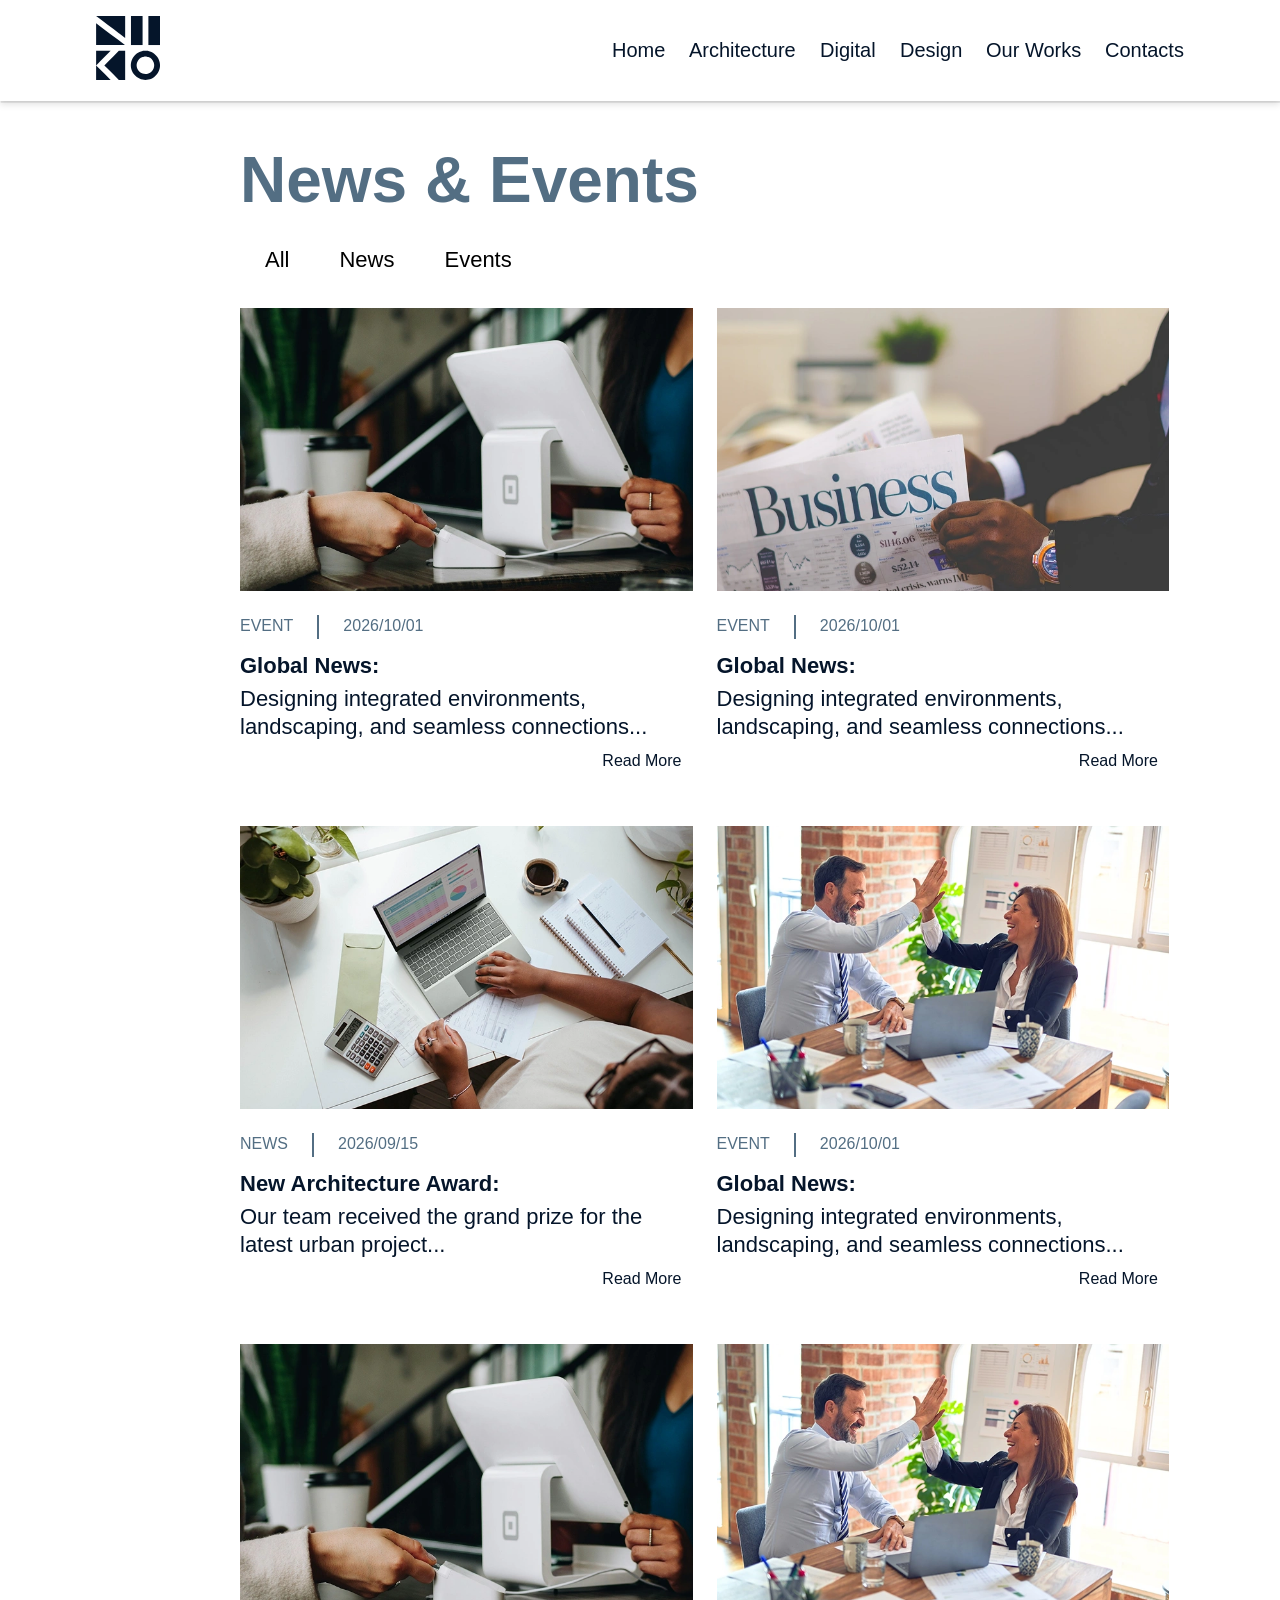
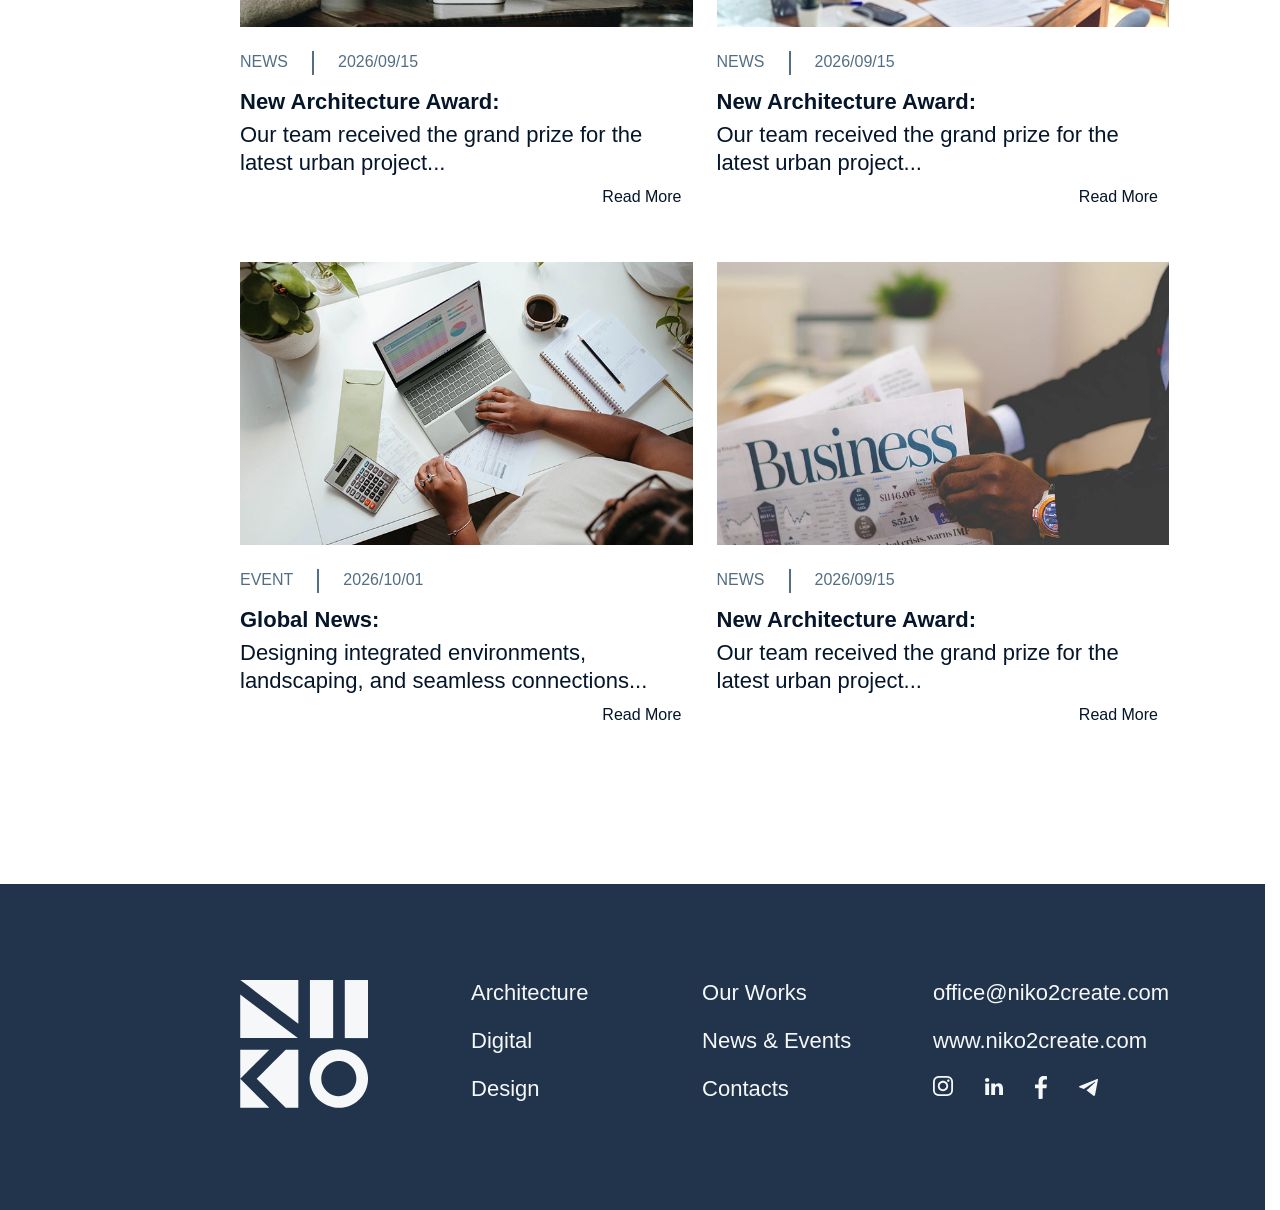
<file: news.html>
<!DOCTYPE html>
<html lang="ru">

<head>
  <meta charset="UTF-8">
  <meta name="viewport" content="width=device-width, initial-scale=1.0">
  <title>News</title>
  <link rel="icon" type="image/x-icon" href="favicon.ico">
  <link href = "https://fonts.cdnfonts.com/css/neue-haas-grotesk-display-pro" rel = "stylesheet">
  <link rel="stylesheet" href="styles/styles.css">
  <link rel="stylesheet" href="https://cdn.jsdelivr.net/npm/swiper@11/swiper-bundle.min.css" />
</head>

<body class="inner-page-2">
  <header class="main-header">
    <a href="index.html" class="static-logo">
        <svg version="1.1" id="Слой_1" xmlns="http://www.w3.org/2000/svg" xmlns:xlink="http://www.w3.org/1999/xlink"
          x="0px" y="0px" viewBox="0 0 500 500" style="enable-background:new 0 0 500 500;" xml:space="preserve">
          <g>
            <path class="st0" d="M227.8,0.1v171.2l-45.4-34.2v-0.9h-1.1C123.4,92.6,58.8,43.9,0.9,0.3V0.1H227.8z" />
            <rect x="273.2" y="0.1" class="st0" width="90.7" height="226.8" />
            <rect x="409.3" y="0.1" class="st0" width="90.7" height="226.8" />
            <polygon class="st0" points="46.3,90.9 46.3,91.3 45.7,90.9 	" />
            <polygon class="st0" points="46.3,90.9 46.3,91.3 45.7,90.9 	" />
            <polygon class="st0" points="182.4,136.2 182.4,137.1 181.3,136.2 	" />
            <path class="st0" d="M226.3,227H0.9V57.1C74.1,112.3,153.2,171.9,226.3,227z" />
            <polygon class="st0" points="114.4,272.3 33,353.7 23.6,363.1 0.9,385.8 0.9,272.3 	" />
            <polygon class="st0" points="114.4,499.2 0.9,499.2 0.9,385.8 69,453.8 91.7,476.5 	" />
            <polygon class="st0" points="227.8,272.3 227.8,499.2 178.5,499.2 137.1,457.7 133.2,453.8 87.8,408.4 65.1,385.8 87.8,363.1 
       91.7,359.2 133.1,317.7 178.5,272.3 	" />
            <path class="st0" d="M497.8,363.1c-3.3-16.7-10.2-32.1-20-45.4c-6.5-8.9-14.4-16.8-23.2-23.5c-13.2-10-28.6-17.1-45.4-20.6
       c-2.6-0.5-5.2-1-7.8-1.3c-5-0.7-10.2-1-15.4-1c-5.2,0-10.4,0.4-15.4,1c-2.3,0.3-4.5,0.7-6.8,1.1c-16.7,3.3-32.2,10.3-45.4,20
       c-9.3,6.8-17.4,15-24.2,24.2c-9.8,13.2-16.7,28.6-20,45.4c-0.4,2.2-0.8,4.4-1.1,6.7c-0.7,5.1-1.1,10.2-1.1,15.5s0.4,10.4,1.1,15.5
       c0.3,2.6,0.8,5.2,1.3,7.7c3.5,16.8,10.6,32.2,20.6,45.4c6.7,8.8,14.6,16.6,23.5,23.2c13.2,9.8,28.6,16.7,45.4,20
       c7.2,1.4,14.6,2.2,22.2,2.2c8,0,15.7-0.8,23.2-2.4c16.8-3.5,32.2-10.6,45.4-20.6c8.5-6.4,16-13.9,22.4-22.4
       c10-13.2,17.1-28.6,20.6-45.4c1.6-7.5,2.4-15.3,2.4-23.2C500,377.6,499.3,370.2,497.8,363.1z M450.6,408.4
       c-6.9,19.2-22.1,34.4-41.3,41.3c-7.2,2.6-15.1,4.1-23.2,4.1c-7.8,0-15.2-1.3-22.2-3.7c-19.7-6.7-35.3-22.2-42.4-41.7
       c-1.3-3.6-2.3-7.3-3-11.2c-0.7-3.9-1.1-7.9-1.1-12c0-4.1,0.4-8.1,1.1-12c0.6-3.5,1.5-6.8,2.6-10.1c6.9-20,22.7-35.9,42.8-42.8
       c3.3-1.1,6.7-2,10.1-2.6c3.9-0.7,7.9-1.1,12-1.1s8.1,0.4,12,1.1c3.9,0.7,7.6,1.7,11.2,3c19.5,7,35,22.7,41.7,42.4
       c2.4,7,3.7,14.4,3.7,22.2C454.6,393.4,453.2,401.2,450.6,408.4z" />
          </g>
        </svg>
      </a>
    <nav class="main-nav">
      <ul class="menu-list">
        <a href="index.html" class="nav-link">Home</a>
        <a href="architecture.html" class="nav-link">Architecture</a>
        <a href="digital.html" class="nav-link">Digital</a>
        <a href="design.html" class="nav-link">Design</a>
        <a href="catalog.html" class="nav-link">Our Works</a>
        <a href="contacts.html" class="nav-link">Contacts</a>
      </ul>
    </nav>
    <!-- Кнопка Бургер -->
    <div class="mobile-burger" id="burger">
      <span></span>
      <span></span>
      <span></span>
    </div>
    <!-- Полноэкранное мобильное меню -->
    <div class="mobile-menu" id="mobileMenu">
      <nav class="mobile-nav">
        <a href="index.html" class="mobile-link">Home</a>
        <a href="architecture.html" class="mobile-link">Architecture</a>
        <a href="digital.html" class="mobile-link">Digital</a>
        <a href="design.html" class="mobile-link">Design</a>
        <a href="catalog.html" class="mobile-link">Our Works</a>
        <a href="contacts.html" class="mobile-link">Contacts</a>
      </nav>
    </div>
  </header>
  
  <section class="news-page">
    <h2 class="news-page__title title">News & Events</h2>
    <div class="news-filters">
      <button class="news-filter-btn active" data-filter="all">All</button>
      <button class="news-filter-btn" data-filter="news">News</button>
      <button class="news-filter-btn" data-filter="event">Events</button>
    </div>
    <div class="news-grid" id="news-grid"></div>
  </section>

  <footer class="footer">
    <div class="footer__body">
      <div class="footer__col">
        <a class="footer__logo" href="index.html">
          <svg version="1.1"  xmlns="http://www.w3.org/2000/svg" xmlns:xlink="http://www.w3.org/1999/xlink"
            x="0px" y="0px" viewBox="0 0 500 500" style="enable-background:new 0 0 500 500;" xml:space="preserve">
            <g>
              <path class="st0" d="M227.8,0.1v171.2l-45.4-34.2v-0.9h-1.1C123.4,92.6,58.8,43.9,0.9,0.3V0.1H227.8z" />
              <rect x="273.2" y="0.1" class="st0" width="90.7" height="226.8" />
              <rect x="409.3" y="0.1" class="st0" width="90.7" height="226.8" />
              <polygon class="st0" points="46.3,90.9 46.3,91.3 45.7,90.9 	" />
              <polygon class="st0" points="46.3,90.9 46.3,91.3 45.7,90.9 	" />
              <polygon class="st0" points="182.4,136.2 182.4,137.1 181.3,136.2 	" />
              <path class="st0" d="M226.3,227H0.9V57.1C74.1,112.3,153.2,171.9,226.3,227z" />
              <polygon class="st0" points="114.4,272.3 33,353.7 23.6,363.1 0.9,385.8 0.9,272.3 	" />
              <polygon class="st0" points="114.4,499.2 0.9,499.2 0.9,385.8 69,453.8 91.7,476.5 	" />
              <polygon class="st0" points="227.8,272.3 227.8,499.2 178.5,499.2 137.1,457.7 133.2,453.8 87.8,408.4 65.1,385.8 87.8,363.1 
       91.7,359.2 133.1,317.7 178.5,272.3 	" />
              <path class="st0" d="M497.8,363.1c-3.3-16.7-10.2-32.1-20-45.4c-6.5-8.9-14.4-16.8-23.2-23.5c-13.2-10-28.6-17.1-45.4-20.6
       c-2.6-0.5-5.2-1-7.8-1.3c-5-0.7-10.2-1-15.4-1c-5.2,0-10.4,0.4-15.4,1c-2.3,0.3-4.5,0.7-6.8,1.1c-16.7,3.3-32.2,10.3-45.4,20
       c-9.3,6.8-17.4,15-24.2,24.2c-9.8,13.2-16.7,28.6-20,45.4c-0.4,2.2-0.8,4.4-1.1,6.7c-0.7,5.1-1.1,10.2-1.1,15.5s0.4,10.4,1.1,15.5
       c0.3,2.6,0.8,5.2,1.3,7.7c3.5,16.8,10.6,32.2,20.6,45.4c6.7,8.8,14.6,16.6,23.5,23.2c13.2,9.8,28.6,16.7,45.4,20
       c7.2,1.4,14.6,2.2,22.2,2.2c8,0,15.7-0.8,23.2-2.4c16.8-3.5,32.2-10.6,45.4-20.6c8.5-6.4,16-13.9,22.4-22.4
       c10-13.2,17.1-28.6,20.6-45.4c1.6-7.5,2.4-15.3,2.4-23.2C500,377.6,499.3,370.2,497.8,363.1z M450.6,408.4
       c-6.9,19.2-22.1,34.4-41.3,41.3c-7.2,2.6-15.1,4.1-23.2,4.1c-7.8,0-15.2-1.3-22.2-3.7c-19.7-6.7-35.3-22.2-42.4-41.7
       c-1.3-3.6-2.3-7.3-3-11.2c-0.7-3.9-1.1-7.9-1.1-12c0-4.1,0.4-8.1,1.1-12c0.6-3.5,1.5-6.8,2.6-10.1c6.9-20,22.7-35.9,42.8-42.8
       c3.3-1.1,6.7-2,10.1-2.6c3.9-0.7,7.9-1.1,12-1.1s8.1,0.4,12,1.1c3.9,0.7,7.6,1.7,11.2,3c19.5,7,35,22.7,41.7,42.4
       c2.4,7,3.7,14.4,3.7,22.2C454.6,393.4,453.2,401.2,450.6,408.4z" />
            </g>
          </svg>
        </a>
      </div>
      <div class="footer__col">
        <ul class="footer__menu-list">
          <li class="footer__menu-item"><a href="architecture.html" class="footer__menu-link">Architecture</a></li>
          <li class="footer__menu-item"><a href="digital.html" class="footer__menu-link">Digital</a></li>
          <li class="footer__menu-item"><a href="design.html" class="footer__menu-link">Design</a></li>
        </ul>
      </div>
      <div class="footer__col">
        <ul class="footer__menu-list">
          <li class="footer__menu-item"><a href="catalog.html" class="footer__menu-link">Our Works</a></li>
          <li class="footer__menu-item"><a href="news.html" class="footer__menu-link">News & Events</a></li>
          <li class="footer__menu-item"><a href="contacts.html" class="footer__menu-link">Contacts</a></li>
        </ul>
      </div>
      <div class="footer__col">
        <ul class="footer__menu-list">
          <li class="footer__menu-item"><a href="mailto:" class="footer__menu-link">office@niko2create.com</a></li>
          <li class="footer__menu-item"><a href="www.niko2create.com" class="footer__menu-link">www.niko2create.com</a>
          </li>
          <li class="footer__menu-item">
            <ul class="footer__soc1als-list">
              <li class="footer__soc1als-item">
                <a class="footer__soc1als-link" href="/">
                  <svg width="20" height="20" viewBox="0 0 20 20" fill="none" xmlns="http://www.w3.org/2000/svg">
                    <path d="M10 1.80723C12.6506 1.80723 13.0121 1.80723 14.0964 1.80723C15.0602 1.80723 15.5422 2.04819 15.9036 2.16868C16.3855 2.40964 16.747 2.53012 17.1084 2.89157C17.4699 3.25301 17.7108 3.61446 17.8313 4.09639C17.9518 4.45783 18.0723 4.93976 18.1928 5.90362C18.1928 6.98795 18.1928 7.22892 18.1928 10C18.1928 12.7711 18.1928 13.0121 18.1928 14.0964C18.1928 15.0602 17.9518 15.5422 17.8313 15.9036C17.5904 16.3855 17.4699 16.747 17.1084 17.1084C16.747 17.4699 16.3855 17.7108 15.9036 17.8313C15.5422 17.9518 15.0602 18.0723 14.0964 18.1928C13.0121 18.1928 12.7711 18.1928 10 18.1928C7.22892 18.1928 6.98795 18.1928 5.90362 18.1928C4.93976 18.1928 4.45783 17.9518 4.09639 17.8313C3.61446 17.5904 3.25301 17.4699 2.89157 17.1084C2.53012 16.747 2.28916 16.3855 2.16868 15.9036C2.04819 15.5422 1.92771 15.0602 1.80723 14.0964C1.80723 13.0121 1.80723 12.7711 1.80723 10C1.80723 7.22892 1.80723 6.98795 1.80723 5.90362C1.80723 4.93976 2.04819 4.45783 2.16868 4.09639C2.40964 3.61446 2.53012 3.25301 2.89157 2.89157C3.25301 2.53012 3.61446 2.28916 4.09639 2.16868C4.45783 2.04819 4.93976 1.92771 5.90362 1.80723C6.98795 1.80723 7.3494 1.80723 10 1.80723ZM10 0C7.22892 0 6.98795 0 5.90362 0C4.81928 0 4.09639 0.240965 3.49398 0.481928C2.89157 0.722892 2.28916 1.08434 1.68675 1.68675C1.08434 2.28916 0.843374 2.77109 0.481928 3.49398C0.240965 4.09639 0.120482 4.81928 0 5.90362C0 6.98795 0 7.3494 0 10C0 12.7711 0 13.0121 0 14.0964C0 15.1807 0.240965 15.9036 0.481928 16.506C0.722892 17.1084 1.08434 17.7108 1.68675 18.3133C2.28916 18.9157 2.77109 19.1566 3.49398 19.5181C4.09639 19.759 4.81928 19.8795 5.90362 20C6.98795 20 7.3494 20 10 20C12.6506 20 13.0121 20 14.0964 20C15.1807 20 15.9036 19.759 16.506 19.5181C17.1084 19.2771 17.7108 18.9157 18.3133 18.3133C18.9157 17.7108 19.1566 17.2289 19.5181 16.506C19.759 15.9036 19.8795 15.1807 20 14.0964C20 13.0121 20 12.6506 20 10C20 7.3494 20 6.98795 20 5.90362C20 4.81928 19.759 4.09639 19.5181 3.49398C19.2771 2.89157 18.9157 2.28916 18.3133 1.68675C17.7108 1.08434 17.2289 0.843374 16.506 0.481928C15.9036 0.240965 15.1807 0.120482 14.0964 0C13.0121 0 12.7711 0 10 0Z" fill="#05152A" />
                    <path d="M10 4.81928C7.10843 4.81928 4.81928 7.10843 4.81928 10C4.81928 12.8916 7.10843 15.1807 10 15.1807C12.8916 15.1807 15.1807 12.8916 15.1807 10C15.1807 7.10843 12.8916 4.81928 10 4.81928ZM10 13.3735C8.19277 13.3735 6.62651 11.9277 6.62651 10C6.62651 8.19277 8.07229 6.62651 10 6.62651C11.8072 6.62651 13.3735 8.07229 13.3735 10C13.3735 11.8072 11.8072 13.3735 10 13.3735Z" fill="#05152A" />
                    <path d="M15.3012 5.90362C15.9666 5.90362 16.506 5.3642 16.506 4.6988C16.506 4.03339 15.9666 3.49398 15.3012 3.49398C14.6358 3.49398 14.0964 4.03339 14.0964 4.6988C14.0964 5.3642 14.6358 5.90362 15.3012 5.90362Z" fill="#05152A" />
                  </svg>
                </a>
              </li>
              <li class="footer__soc1als-item">
                <a class="footer__soc1als-link" href="/">
                  <svg width="18" height="18" viewBox="0 0 15 15" fill="none" xmlns="http://www.w3.org/2000/svg">
                    <path d="M15 8.7444V14.2601H11.7713V9.08072C11.7713 7.80269 11.3004 6.92825 10.157 6.92825C9.28251 6.92825 8.74439 7.53363 8.5426 8.07175C8.47534 8.27354 8.40807 8.5426 8.40807 8.87892V14.2601H5.17937C5.17937 14.2601 5.24664 5.5157 5.17937 4.64126H8.40807V5.98655C8.81166 5.3139 9.61883 4.3722 11.3004 4.3722C13.3856 4.3722 15 5.78475 15 8.7444ZM1.81614 0C0.739908 0 0 0.73991 0 1.68161C0 2.62332 0.672645 3.36323 1.74888 3.36323C2.89238 3.36323 3.56502 2.62332 3.56502 1.68161C3.63229 0.672646 2.95964 0 1.81614 0ZM0.201793 14.2601H3.43049V4.64126H0.201793V14.2601Z" fill="#05152A" />
                  </svg>
                </a>
              </li>
              <li class="footer__soc1als-item">
                <a class="footer__soc1als-link" href="/">
                  <svg width="12" height="23" viewBox="0 0 12 23" fill="none" xmlns="http://www.w3.org/2000/svg">
                    <path d="M7.65708 12.3648H11.3793L11.9637 8.56055H7.65632V6.48134C7.65632 4.90099 8.16957 3.49962 9.63891 3.49962H12V0.179741C11.5852 0.123382 10.7078 0 9.04996 0C5.58819 0 3.55867 1.8393 3.55867 6.0297V8.56055H0V12.3648H3.55867V22.821C4.26344 22.9276 4.97729 23 5.71007 23C6.37245 23 7.01893 22.9391 7.65708 22.8522V12.3648Z" fill="#05152A" />
                  </svg>
                </a>
              </li>
              <li class="footer__soc1als-item">
                <a class="footer__soc1als-link" href="/">
                  <svg width="19" height="17" viewBox="0 0 19 17" fill="none" xmlns="http://www.w3.org/2000/svg">
                    <path d="M19 0.602225L15.9946 16.2923C15.9946 16.2923 15.5741 17.3801 14.4189 16.8584L7.48458 11.3526L7.45242 11.3364C8.38909 10.4654 15.6524 3.70266 15.9698 3.39612C16.4613 2.92136 16.1562 2.63873 15.5856 2.99736L4.85679 10.053L0.717638 8.61077C0.717638 8.61077 0.0662573 8.37083 0.00359284 7.84911C-0.0598962 7.32653 0.739076 7.0439 0.739076 7.0439L17.6131 0.188948C17.6131 0.188948 19 -0.44207 19 0.602225Z" fill="#05152A" />
                  </svg>
                </a>
              </li>
            </ul>
          </li>
        </ul>
      </div>

    </div>
    <!-- <div class="footer__bottom">
      <small class="footer__copy">
        © 2026 Niko. Все права защищены.
      </small>
      <a class="footer__additional" href="#">Политика конфиденциальности</a>
      <a class="footer__additional" href="#">Условия использования</a>
    </div> -->
  </footer>
  <script src="https://cdn.jsdelivr.net/npm/swiper@11/swiper-bundle.min.js"
    onload="window.isSwiperReady = true; if(window.initMySite) window.initMySite();">
    </script>
  <script src="js/common.js"></script>
  <script src="js/catalog.js"></script>
  <script src="js/news.js"></script>
</body>
</html>
</file>
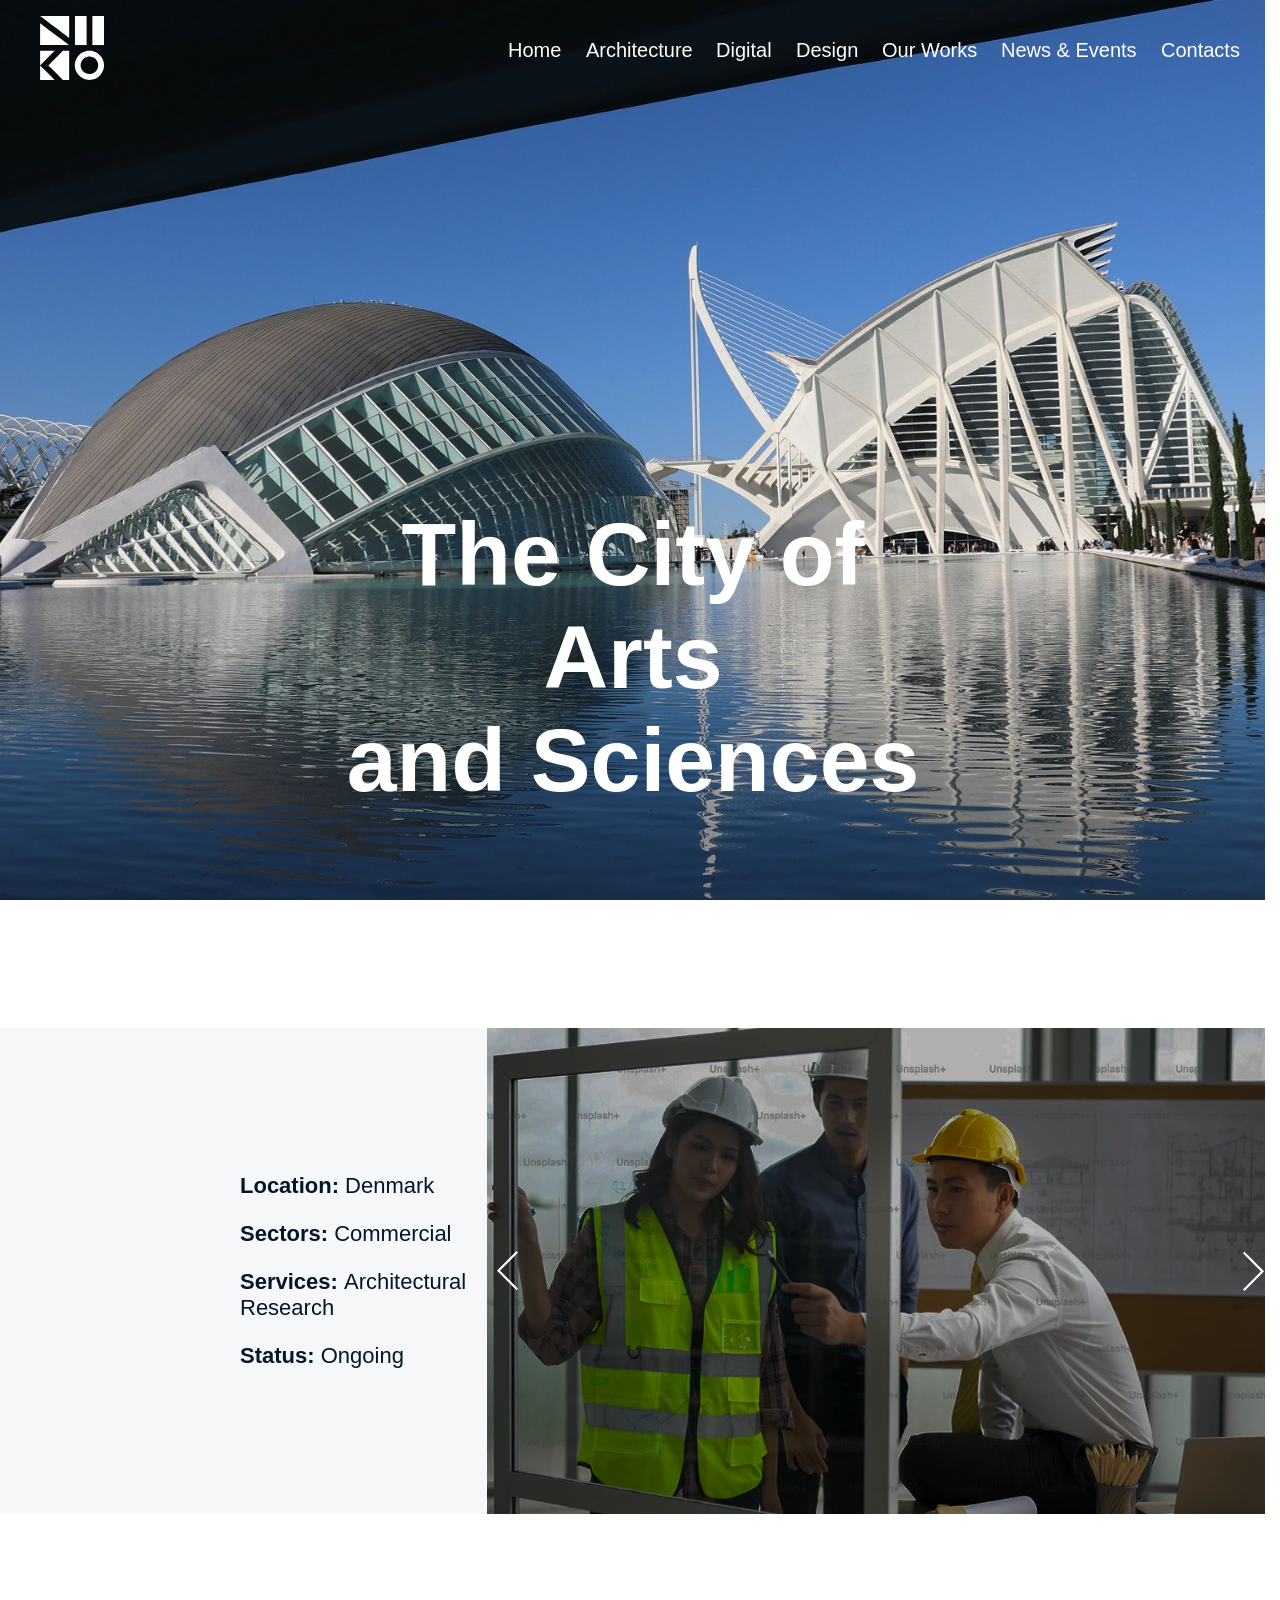
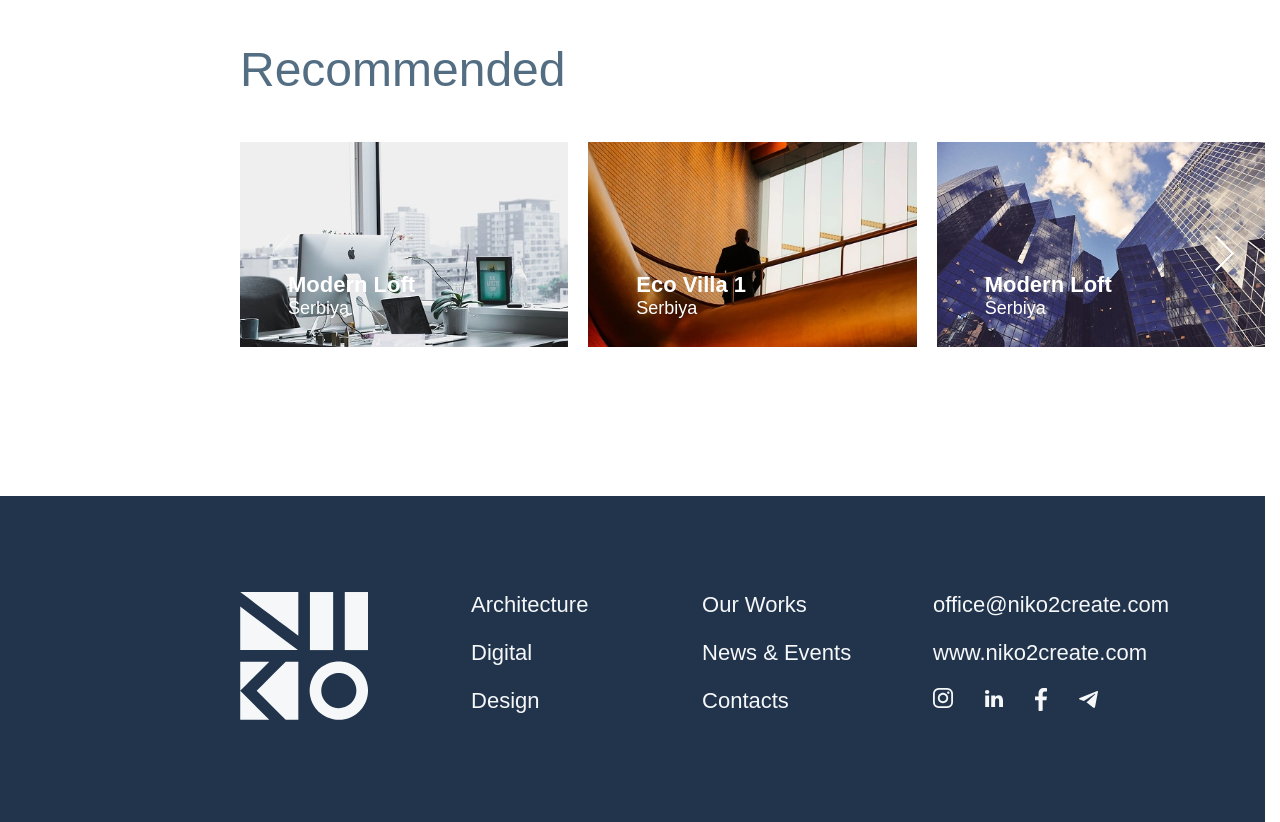
<file: project.html>
<!DOCTYPE html>
<html lang="ru">

<head>
  <meta charset="UTF-8">
  <meta name="viewport" content="width=device-width, initial-scale=1.0">
  <title>Project</title>
  <link rel="icon" type="image/x-icon" href="favicon.ico">
  <link href = "https://fonts.cdnfonts.com/css/neue-haas-grotesk-display-pro" rel = "stylesheet">
  <link rel="stylesheet" href="styles/styles.css">
  <link rel="stylesheet" href="https://cdn.jsdelivr.net/npm/swiper@11/swiper-bundle.min.css" />
</head>

<body class="inner-page">
  <header class="main-header">
    <a href="index.html" class="static-logo">
        <svg version="1.1" id="Слой_1" xmlns="http://www.w3.org/2000/svg" xmlns:xlink="http://www.w3.org/1999/xlink"
          x="0px" y="0px" viewBox="0 0 500 500" style="enable-background:new 0 0 500 500;" xml:space="preserve">
          <g>
            <path class="st0" d="M227.8,0.1v171.2l-45.4-34.2v-0.9h-1.1C123.4,92.6,58.8,43.9,0.9,0.3V0.1H227.8z" />
            <rect x="273.2" y="0.1" class="st0" width="90.7" height="226.8" />
            <rect x="409.3" y="0.1" class="st0" width="90.7" height="226.8" />
            <polygon class="st0" points="46.3,90.9 46.3,91.3 45.7,90.9 	" />
            <polygon class="st0" points="46.3,90.9 46.3,91.3 45.7,90.9 	" />
            <polygon class="st0" points="182.4,136.2 182.4,137.1 181.3,136.2 	" />
            <path class="st0" d="M226.3,227H0.9V57.1C74.1,112.3,153.2,171.9,226.3,227z" />
            <polygon class="st0" points="114.4,272.3 33,353.7 23.6,363.1 0.9,385.8 0.9,272.3 	" />
            <polygon class="st0" points="114.4,499.2 0.9,499.2 0.9,385.8 69,453.8 91.7,476.5 	" />
            <polygon class="st0" points="227.8,272.3 227.8,499.2 178.5,499.2 137.1,457.7 133.2,453.8 87.8,408.4 65.1,385.8 87.8,363.1 
       91.7,359.2 133.1,317.7 178.5,272.3 	" />
            <path class="st0" d="M497.8,363.1c-3.3-16.7-10.2-32.1-20-45.4c-6.5-8.9-14.4-16.8-23.2-23.5c-13.2-10-28.6-17.1-45.4-20.6
       c-2.6-0.5-5.2-1-7.8-1.3c-5-0.7-10.2-1-15.4-1c-5.2,0-10.4,0.4-15.4,1c-2.3,0.3-4.5,0.7-6.8,1.1c-16.7,3.3-32.2,10.3-45.4,20
       c-9.3,6.8-17.4,15-24.2,24.2c-9.8,13.2-16.7,28.6-20,45.4c-0.4,2.2-0.8,4.4-1.1,6.7c-0.7,5.1-1.1,10.2-1.1,15.5s0.4,10.4,1.1,15.5
       c0.3,2.6,0.8,5.2,1.3,7.7c3.5,16.8,10.6,32.2,20.6,45.4c6.7,8.8,14.6,16.6,23.5,23.2c13.2,9.8,28.6,16.7,45.4,20
       c7.2,1.4,14.6,2.2,22.2,2.2c8,0,15.7-0.8,23.2-2.4c16.8-3.5,32.2-10.6,45.4-20.6c8.5-6.4,16-13.9,22.4-22.4
       c10-13.2,17.1-28.6,20.6-45.4c1.6-7.5,2.4-15.3,2.4-23.2C500,377.6,499.3,370.2,497.8,363.1z M450.6,408.4
       c-6.9,19.2-22.1,34.4-41.3,41.3c-7.2,2.6-15.1,4.1-23.2,4.1c-7.8,0-15.2-1.3-22.2-3.7c-19.7-6.7-35.3-22.2-42.4-41.7
       c-1.3-3.6-2.3-7.3-3-11.2c-0.7-3.9-1.1-7.9-1.1-12c0-4.1,0.4-8.1,1.1-12c0.6-3.5,1.5-6.8,2.6-10.1c6.9-20,22.7-35.9,42.8-42.8
       c3.3-1.1,6.7-2,10.1-2.6c3.9-0.7,7.9-1.1,12-1.1s8.1,0.4,12,1.1c3.9,0.7,7.6,1.7,11.2,3c19.5,7,35,22.7,41.7,42.4
       c2.4,7,3.7,14.4,3.7,22.2C454.6,393.4,453.2,401.2,450.6,408.4z" />
          </g>
        </svg>
      </a>
    
    <nav class="main-nav">
      <ul class="menu-list">
        <a href="index.html" class="nav-link">Home</a>
        <a href="architecture.html" class="nav-link">Architecture</a>
        <a href="digital.html" class="nav-link">Digital</a>
        <a href="design.html" class="nav-link">Design</a>
        <a href="catalog.html" class="nav-link">Our Works</a>
        <a href="news.html" class="nav-link">News & Events</a>
        <a href="contacts.html" class="nav-link">Contacts</a>
      </ul>
    </nav>
    <!-- Кнопка Бургер -->
    <div class="mobile-burger" id="burger">
      <span></span>
      <span></span>
      <span></span>
    </div>
    <!-- Полноэкранное мобильное меню -->
    <div class="mobile-menu" id="mobileMenu">
      <nav class="mobile-nav">
        <a href="index.html" class="mobile-link">Home</a>
        <a href="architecture.html" class="mobile-link">Architecture</a>
        <a href="digital.html" class="mobile-link">Digital</a>
        <a href="design.html" class="mobile-link">Design</a>
        <a href="catalog.html" class="mobile-link">Our Works</a>
        <a href="news.html" class="mobile-link">News & Events</a>
        <a href="contacts.html" class="mobile-link">Contacts</a>
      </nav>
    </div>
  </header>
  <section class="project-hero">
    <img class="hero__image" src="images/project/hero-bg.webp" alt="">
    <div class="hero__content project-hero__content">
      <h1 class="hero__title project-hero__title reveal">The City of Arts <br>and Sciences</h1>
    </div>
  </section>
  <section class="details-section" id="details">
    <div class="details-body">
      <div class="details-left">
        <!-- <h2 class="details-title">Details</h2> -->
        <ul class="details-left-menu" >
          <li class="details-menu-item">Location: <span>Denmark</span></li>
          <li class="details-menu-item">Sectors: <span>Commercial</span></li>
          <li class="details-menu-item">Services: <span>Architectural Research</span></li>
          <li class="details-menu-item">Status: <span>Ongoing</span></li>
        </ul>
      </div>
      <div class="details-right swiper details-slider">
        <!-- <div class="details-pagination"></div> -->
        <div class="swiper-wrapper">
          <!-- Слайд 1 -->
          <div class="swiper-slide">
            <div class="details-card">
              <img src="images/about-1.webp" alt="">
            </div>
          </div>
          <!-- Слайд 2 -->
          <div class="swiper-slide">
            <div class="details-card">
              <img src="images/about-2.webp" alt="">
            </div>
          </div>
          <!-- Слайд 3 -->
          <div class="swiper-slide">
            <div class="details-card">
              <img src="images/about-3.webp" alt="">
            </div>
          </div>
          <!-- Слайд 4 -->
          <div class="swiper-slide">
            <div class="details-card">
              <img src="images/about-4.webp" alt="">
            </div>
          </div>
        </div>
        <div class="details-nav">
          <div class="swiper-button-prev details-button-prev"><svg width="36" height="20" viewBox="0 0 36 20" fill="none" xmlns="http://www.w3.org/2000/svg">
            <path d="M34.6483 0.707135L17.6777 17.6777L0.707172 0.707135" stroke="white" stroke-width="2" />
          </svg></div>
          <div class="swiper-button-next details-button-next"><svg width="36" height="20" viewBox="0 0 36 20" fill="none" xmlns="http://www.w3.org/2000/svg">
            <path d="M34.6483 0.707135L17.6777 17.6777L0.707172 0.707135" stroke="white" stroke-width="2" />
          </svg></div>
        </div>
      </div>
    </div>
  </section>
  <section class="recommended-section">
    <h2 class="recommended-title">Recommended</h2>
    <div class="recommended-slider swiper">
    <!-- <div class="details-pagination"></div> -->
     
      <div class="swiper-wrapper" id="recommended-wrapper">
        <!-- Сюда прилетят данные из JSON -->
        
      </div>
      <div class="recommended-nav">
        <div class="swiper-button-prev recommended-button-prev"><svg width="18" height="10" viewBox="0 0 36 20" fill="none" xmlns="http://www.w3.org/2000/svg">
          <path d="M34.6483 0.707135L17.6777 17.6777L0.707172 0.707135" stroke="white" stroke-width="2" />
        </svg></div>
        <div class="swiper-button-next recommended-button-next"><svg width="18" height="10" viewBox="0 0 36 20" fill="none" xmlns="http://www.w3.org/2000/svg">
          <path d="M34.6483 0.707135L17.6777 17.6777L0.707172 0.707135" stroke="white" stroke-width="2" />
        </svg></div>
      </div>
    </div>
   
  </section>
  
  

  <footer class="footer">
    <div class="footer__body">
      <div class="footer__col">
        <a class="footer__logo" href="index.html">
          <svg version="1.1"  xmlns="http://www.w3.org/2000/svg" xmlns:xlink="http://www.w3.org/1999/xlink"
            x="0px" y="0px" viewBox="0 0 500 500" style="enable-background:new 0 0 500 500;" xml:space="preserve">
            <g>
              <path class="st0" d="M227.8,0.1v171.2l-45.4-34.2v-0.9h-1.1C123.4,92.6,58.8,43.9,0.9,0.3V0.1H227.8z" />
              <rect x="273.2" y="0.1" class="st0" width="90.7" height="226.8" />
              <rect x="409.3" y="0.1" class="st0" width="90.7" height="226.8" />
              <polygon class="st0" points="46.3,90.9 46.3,91.3 45.7,90.9 	" />
              <polygon class="st0" points="46.3,90.9 46.3,91.3 45.7,90.9 	" />
              <polygon class="st0" points="182.4,136.2 182.4,137.1 181.3,136.2 	" />
              <path class="st0" d="M226.3,227H0.9V57.1C74.1,112.3,153.2,171.9,226.3,227z" />
              <polygon class="st0" points="114.4,272.3 33,353.7 23.6,363.1 0.9,385.8 0.9,272.3 	" />
              <polygon class="st0" points="114.4,499.2 0.9,499.2 0.9,385.8 69,453.8 91.7,476.5 	" />
              <polygon class="st0" points="227.8,272.3 227.8,499.2 178.5,499.2 137.1,457.7 133.2,453.8 87.8,408.4 65.1,385.8 87.8,363.1 
       91.7,359.2 133.1,317.7 178.5,272.3 	" />
              <path class="st0" d="M497.8,363.1c-3.3-16.7-10.2-32.1-20-45.4c-6.5-8.9-14.4-16.8-23.2-23.5c-13.2-10-28.6-17.1-45.4-20.6
       c-2.6-0.5-5.2-1-7.8-1.3c-5-0.7-10.2-1-15.4-1c-5.2,0-10.4,0.4-15.4,1c-2.3,0.3-4.5,0.7-6.8,1.1c-16.7,3.3-32.2,10.3-45.4,20
       c-9.3,6.8-17.4,15-24.2,24.2c-9.8,13.2-16.7,28.6-20,45.4c-0.4,2.2-0.8,4.4-1.1,6.7c-0.7,5.1-1.1,10.2-1.1,15.5s0.4,10.4,1.1,15.5
       c0.3,2.6,0.8,5.2,1.3,7.7c3.5,16.8,10.6,32.2,20.6,45.4c6.7,8.8,14.6,16.6,23.5,23.2c13.2,9.8,28.6,16.7,45.4,20
       c7.2,1.4,14.6,2.2,22.2,2.2c8,0,15.7-0.8,23.2-2.4c16.8-3.5,32.2-10.6,45.4-20.6c8.5-6.4,16-13.9,22.4-22.4
       c10-13.2,17.1-28.6,20.6-45.4c1.6-7.5,2.4-15.3,2.4-23.2C500,377.6,499.3,370.2,497.8,363.1z M450.6,408.4
       c-6.9,19.2-22.1,34.4-41.3,41.3c-7.2,2.6-15.1,4.1-23.2,4.1c-7.8,0-15.2-1.3-22.2-3.7c-19.7-6.7-35.3-22.2-42.4-41.7
       c-1.3-3.6-2.3-7.3-3-11.2c-0.7-3.9-1.1-7.9-1.1-12c0-4.1,0.4-8.1,1.1-12c0.6-3.5,1.5-6.8,2.6-10.1c6.9-20,22.7-35.9,42.8-42.8
       c3.3-1.1,6.7-2,10.1-2.6c3.9-0.7,7.9-1.1,12-1.1s8.1,0.4,12,1.1c3.9,0.7,7.6,1.7,11.2,3c19.5,7,35,22.7,41.7,42.4
       c2.4,7,3.7,14.4,3.7,22.2C454.6,393.4,453.2,401.2,450.6,408.4z" />
            </g>
          </svg>
        </a>
      </div>
      <div class="footer__col">
        <ul class="footer__menu-list">
          <li class="footer__menu-item"><a href="architecture.html" class="footer__menu-link">Architecture</a></li>
          <li class="footer__menu-item"><a href="digital.html" class="footer__menu-link">Digital</a></li>
          <li class="footer__menu-item"><a href="design.html" class="footer__menu-link">Design</a></li>
        </ul>
      </div>
      <div class="footer__col">
        <ul class="footer__menu-list">
          <li class="footer__menu-item"><a href="catalog.html" class="footer__menu-link">Our Works</a></li>
          <li class="footer__menu-item"><a href="news.html" class="footer__menu-link">News & Events</a></li>
          <li class="footer__menu-item"><a href="contacts.html" class="footer__menu-link">Contacts</a></li>
        </ul>
      </div>
      <div class="footer__col">
        <ul class="footer__menu-list">
          <li class="footer__menu-item"><a href="mailto:" class="footer__menu-link">office@niko2create.com</a></li>
          <li class="footer__menu-item"><a href="www.niko2create.com" class="footer__menu-link">www.niko2create.com</a>
          </li>
          <li class="footer__menu-item">
            <ul class="footer__soc1als-list">
              <li class="footer__soc1als-item">
                <a class="footer__soc1als-link" href="/">
                  <svg width="20" height="20" viewBox="0 0 20 20" fill="none" xmlns="http://www.w3.org/2000/svg">
                    <path d="M10 1.80723C12.6506 1.80723 13.0121 1.80723 14.0964 1.80723C15.0602 1.80723 15.5422 2.04819 15.9036 2.16868C16.3855 2.40964 16.747 2.53012 17.1084 2.89157C17.4699 3.25301 17.7108 3.61446 17.8313 4.09639C17.9518 4.45783 18.0723 4.93976 18.1928 5.90362C18.1928 6.98795 18.1928 7.22892 18.1928 10C18.1928 12.7711 18.1928 13.0121 18.1928 14.0964C18.1928 15.0602 17.9518 15.5422 17.8313 15.9036C17.5904 16.3855 17.4699 16.747 17.1084 17.1084C16.747 17.4699 16.3855 17.7108 15.9036 17.8313C15.5422 17.9518 15.0602 18.0723 14.0964 18.1928C13.0121 18.1928 12.7711 18.1928 10 18.1928C7.22892 18.1928 6.98795 18.1928 5.90362 18.1928C4.93976 18.1928 4.45783 17.9518 4.09639 17.8313C3.61446 17.5904 3.25301 17.4699 2.89157 17.1084C2.53012 16.747 2.28916 16.3855 2.16868 15.9036C2.04819 15.5422 1.92771 15.0602 1.80723 14.0964C1.80723 13.0121 1.80723 12.7711 1.80723 10C1.80723 7.22892 1.80723 6.98795 1.80723 5.90362C1.80723 4.93976 2.04819 4.45783 2.16868 4.09639C2.40964 3.61446 2.53012 3.25301 2.89157 2.89157C3.25301 2.53012 3.61446 2.28916 4.09639 2.16868C4.45783 2.04819 4.93976 1.92771 5.90362 1.80723C6.98795 1.80723 7.3494 1.80723 10 1.80723ZM10 0C7.22892 0 6.98795 0 5.90362 0C4.81928 0 4.09639 0.240965 3.49398 0.481928C2.89157 0.722892 2.28916 1.08434 1.68675 1.68675C1.08434 2.28916 0.843374 2.77109 0.481928 3.49398C0.240965 4.09639 0.120482 4.81928 0 5.90362C0 6.98795 0 7.3494 0 10C0 12.7711 0 13.0121 0 14.0964C0 15.1807 0.240965 15.9036 0.481928 16.506C0.722892 17.1084 1.08434 17.7108 1.68675 18.3133C2.28916 18.9157 2.77109 19.1566 3.49398 19.5181C4.09639 19.759 4.81928 19.8795 5.90362 20C6.98795 20 7.3494 20 10 20C12.6506 20 13.0121 20 14.0964 20C15.1807 20 15.9036 19.759 16.506 19.5181C17.1084 19.2771 17.7108 18.9157 18.3133 18.3133C18.9157 17.7108 19.1566 17.2289 19.5181 16.506C19.759 15.9036 19.8795 15.1807 20 14.0964C20 13.0121 20 12.6506 20 10C20 7.3494 20 6.98795 20 5.90362C20 4.81928 19.759 4.09639 19.5181 3.49398C19.2771 2.89157 18.9157 2.28916 18.3133 1.68675C17.7108 1.08434 17.2289 0.843374 16.506 0.481928C15.9036 0.240965 15.1807 0.120482 14.0964 0C13.0121 0 12.7711 0 10 0Z" fill="#05152A" />
                    <path d="M10 4.81928C7.10843 4.81928 4.81928 7.10843 4.81928 10C4.81928 12.8916 7.10843 15.1807 10 15.1807C12.8916 15.1807 15.1807 12.8916 15.1807 10C15.1807 7.10843 12.8916 4.81928 10 4.81928ZM10 13.3735C8.19277 13.3735 6.62651 11.9277 6.62651 10C6.62651 8.19277 8.07229 6.62651 10 6.62651C11.8072 6.62651 13.3735 8.07229 13.3735 10C13.3735 11.8072 11.8072 13.3735 10 13.3735Z" fill="#05152A" />
                    <path d="M15.3012 5.90362C15.9666 5.90362 16.506 5.3642 16.506 4.6988C16.506 4.03339 15.9666 3.49398 15.3012 3.49398C14.6358 3.49398 14.0964 4.03339 14.0964 4.6988C14.0964 5.3642 14.6358 5.90362 15.3012 5.90362Z" fill="#05152A" />
                  </svg>
                </a>
              </li>
              <li class="footer__soc1als-item">
                <a class="footer__soc1als-link" href="/">
                  <svg width="18" height="18" viewBox="0 0 15 15" fill="none" xmlns="http://www.w3.org/2000/svg">
                    <path d="M15 8.7444V14.2601H11.7713V9.08072C11.7713 7.80269 11.3004 6.92825 10.157 6.92825C9.28251 6.92825 8.74439 7.53363 8.5426 8.07175C8.47534 8.27354 8.40807 8.5426 8.40807 8.87892V14.2601H5.17937C5.17937 14.2601 5.24664 5.5157 5.17937 4.64126H8.40807V5.98655C8.81166 5.3139 9.61883 4.3722 11.3004 4.3722C13.3856 4.3722 15 5.78475 15 8.7444ZM1.81614 0C0.739908 0 0 0.73991 0 1.68161C0 2.62332 0.672645 3.36323 1.74888 3.36323C2.89238 3.36323 3.56502 2.62332 3.56502 1.68161C3.63229 0.672646 2.95964 0 1.81614 0ZM0.201793 14.2601H3.43049V4.64126H0.201793V14.2601Z" fill="#05152A" />
                  </svg>
                </a>
              </li>
              <li class="footer__soc1als-item">
                <a class="footer__soc1als-link" href="/">
                  <svg width="12" height="23" viewBox="0 0 12 23" fill="none" xmlns="http://www.w3.org/2000/svg">
                    <path d="M7.65708 12.3648H11.3793L11.9637 8.56055H7.65632V6.48134C7.65632 4.90099 8.16957 3.49962 9.63891 3.49962H12V0.179741C11.5852 0.123382 10.7078 0 9.04996 0C5.58819 0 3.55867 1.8393 3.55867 6.0297V8.56055H0V12.3648H3.55867V22.821C4.26344 22.9276 4.97729 23 5.71007 23C6.37245 23 7.01893 22.9391 7.65708 22.8522V12.3648Z" fill="#05152A" />
                  </svg>
                </a>
              </li>
              <li class="footer__soc1als-item">
                <a class="footer__soc1als-link" href="/">
                  <svg width="19" height="17" viewBox="0 0 19 17" fill="none" xmlns="http://www.w3.org/2000/svg">
                    <path d="M19 0.602225L15.9946 16.2923C15.9946 16.2923 15.5741 17.3801 14.4189 16.8584L7.48458 11.3526L7.45242 11.3364C8.38909 10.4654 15.6524 3.70266 15.9698 3.39612C16.4613 2.92136 16.1562 2.63873 15.5856 2.99736L4.85679 10.053L0.717638 8.61077C0.717638 8.61077 0.0662573 8.37083 0.00359284 7.84911C-0.0598962 7.32653 0.739076 7.0439 0.739076 7.0439L17.6131 0.188948C17.6131 0.188948 19 -0.44207 19 0.602225Z" fill="#05152A" />
                  </svg>
                </a>
              </li>
            </ul>
          </li>
        </ul>
      </div>

    </div>
    <!-- <div class="footer__bottom">
      <small class="footer__copy">
        © 2026 Niko. Все права защищены.
      </small>
      <a class="footer__additional" href="#">Политика конфиденциальности</a>
      <a class="footer__additional" href="#">Условия использования</a>
    </div> -->
  </footer>






  <script src="https://cdn.jsdelivr.net/npm/swiper@11/swiper-bundle.min.js"
    onload="window.isSwiperReady = true; if(window.initMySite) window.initMySite();">
    </script>

  <script src="js/common.js"></script>
  <script src="js/project.js"></script>

</body>

</html>
</file>
<file: styles/styles.css>
@charset "UTF-8";
/**
  Нормализация блочной модели
 */
*,
::before,
::after {
  box-sizing: border-box;
}

/**
  Убираем внутренние отступы слева тегам списков,
  у которых есть атрибут class
*/
:where(ul, ol):where([class]) {
  padding-left: 0;
}

/**
  Убираем внешние отступы body и двум другим тегам,
  у которых есть атрибут class
*/
body,
:where(blockquote, figure, fieldset):where([class]) {
  margin: 0;
}

/**
  Убираем внешние отступы вертикали нужным тегам,
  у которых есть атрибут class
*/
:where(h1,
h2,
h3,
h4,
h5,
h6,
p,
ul,
ol,
dl):where([class]) {
  margin-block: 0;
}

:where(dd[class]) {
  margin-left: 0;
}

:where(fieldset[class]) {
  padding: 0;
  border: none;
}

/**
  Убираем стандартный маркер маркированному списку,
  у которого есть атрибут class
*/
:where(ul[class]) {
  list-style: none;
}

:where(address[class]) {
  font-style: normal;
}

/**
  Упрощаем работу с изображениями и видео
*/
img,
video {
  display: block;
  max-width: 100%;
  height: auto;
}

/**
  Наследуем свойства шрифт для полей ввода
*/
input,
textarea,
select,
button {
  font: inherit;
}

html {
  /**
    Пригодится в большинстве ситуаций
    (когда, например, нужно будет "прижать" футер к низу сайта)
  */
  height: 100%;
  /**
    Убираем скачок интерфейса по горизонтали
    при появлении / исчезновении скроллбара
  */
  scrollbar-gutter: stable;
}

/**
  Плавный скролл
*/
html {
  scroll-behavior: smooth;
}

body {
  min-height: 100%;
}

/**
  Курсор-рука при наведении на элемент
*/
button,
label {
  cursor: pointer;
}

/**
  Приводим к единому цвету svg-элементы
  (за исключением тех, у которых уже указан
  атрибут fill со значением 'none' или начинается с 'url')
*/
:where([fill]:not([fill=none],
[fill^=url])) {
  fill: currentColor;
}

/**
  Приводим к единому цвету svg-элементы
  (за исключением тех, у которых уже указан
  атрибут stroke со значением 'none')
*/
:where([stroke]:not([stroke=none],
[stroke^=url])) {
  stroke: currentColor;
}

/*
Приводим к единому цвету svg-элементы
*/
svg *[fill] {
  fill: currentColor;
}

svg *[stroke] {
  stroke: currentColor;
}

/**
  Чиним баг задержки смены цвета при взаимодействии с svg-элементами
*/
svg * {
  transition-property: fill, stroke;
}

/**
  Приведение рамок таблиц в классический 'collapse' вид
*/
:where(table) {
  border-collapse: collapse;
  border-color: currentColor;
}

/**
  Удаляем все анимации и переходы для людей,
  которые предпочитают их не использовать
*/
@media (prefers-reduced-motion: reduce) {
  *,
  ::before,
  ::after {
    animation-duration: 0.01ms !important;
    animation-iteration-count: 1 !important;
    transition-duration: 0.01ms !important;
    scroll-behavior: auto !important;
  }
}
@font-face {
  font-family: "Neue Haas Grotesk Display Pro", sans-serif;
  src: url("../fonts/NeueHaasDisplay-Light.woff2") format("woff2");
  font-weight: 400;
  font-style: normal;
  font-display: swap;
}
@font-face {
  font-family: "Neue Haas Grotesk Display Pro", sans-serif;
  src: url("../fonts/NeueHaasDisplay-LightItalic.woff2") format("woff2");
  font-weight: 400;
  font-style: italic;
  font-display: swap;
}
@font-face {
  font-family: "Neue Haas Grotesk Display Pro", sans-serif;
  src: url("../fonts/NeueHaasDisplay-Roman.woff2") format("woff2");
  font-weight: 500;
  font-style: normal;
  font-display: swap;
}
@font-face {
  font-family: "Neue Haas Grotesk Display Pro", sans-serif;
  src: url("../fonts/NeueHaasDisplay-Mediu.woff2") format("woff2");
  font-weight: 600;
  font-style: normal;
  font-display: swap;
}
@font-face {
  font-family: "Neue Haas Grotesk Display Pro", sans-serif;
  src: url("../fonts/NeueHaasDisplay-Bold.woff2") format("woff2");
  font-weight: 700;
  font-style: normal;
  font-display: swap;
}
@font-face {
  font-family: "Neue Haas Grotesk Display Pro", sans-serif;
  src: url("../fonts/NeueHaasDisplay-Black.woff2") format("woff2");
  font-weight: 800;
  font-style: normal;
  font-display: swap;
}
:root {
  --color-dark-text: #05152a;
  --color-dark-bg: #21344C;
  --color-light: #ffffff;
  --color-light-transp: rgba(255, 255, 255, 0.6);
  --color-gray-bg: #f5f7f9;
  --color-accent: #c49a6c;
  --border: 1px solid var(--color-dark-text);
  --border-radius: 4px;
  --shadow: 0.6px 1.8px rgba(0, 0, 0, .1), 0 3.2px 7.2px rgba(0, 0, 0, .13);
  --font-family-base: 'Neue Haas Grotesk Display Pro', sans-serif;
  --container-width: 1240px;
  --container-padding-x: 20px;
  --section-padding-y: 70px;
  --input-height: 59px;
  --button-height: 68px;
  --transition-duration: 0.2s;
  --transition-speed: 1.2s;
  --timing-function: cubic-bezier(0.19, 0, 0.22, 1);
}
@media (max-width: 1280px) {
  :root {
    --section-padding-y: 50px;
  }
}
@media (max-width: 767px) {
  :root {
    --section-padding-y: 30px;
  }
}

.container {
  max-width: calc(var(--container-width) + var(--container-padding-x) * 2);
  margin-inline: auto;
  padding-inline: var(--container-padding-x);
}

.content-wrapper {
  position: relative;
  z-index: 100000;
  background: #ffffff;
  will-change: transform;
}

.title {
  font-size: 64px;
  font-weight: 600;
  letter-spacing: 0%;
  line-height: 1;
  color: #536e83;
}

.subtitle {
  font-size: 48px;
  font-weight: 500;
  letter-spacing: 0%;
  line-height: 1;
}

.visually-hidden {
  position: absolute !important;
  width: 1px !important;
  height: 1px !important;
  margin: -1px !important;
  border: 0 !important;
  padding: 0 !important;
  white-space: nowrap !important;
  clip-path: inset(100%) !important;
  clip: rect(0 0 0 0) !important;
  overflow: hidden !important;
}

@media (max-width: 767px) {
  .hidden-mobile {
    display: none !important;
  }
}

@media (min-width: 768px) {
  .vizible-mobile {
    display: none !important;
  }
}

* {
  margin: 0;
  padding: 0;
  box-sizing: border-box;
}

body,
html {
  margin: 0;
  padding: 0;
  width: 100%;
  height: auto;
  background: #ffffff;
  color: #05152a;
  letter-spacing: 0;
  scroll-behavior: smooth;
}

body.no-scroll {
  overflow: hidden;
  height: 100vh;
  position: fixed;
  width: 100%;
}

body.home-page {
  background-color: #fff;
  /* Белый фон при загрузке */
  opacity: 0;
  transition: opacity 1s ease-in-out;
  /* Плавное проявление */
}

/* Класс, который мы добавим через JS */
body.is-ready {
  opacity: 1;
}

body {
  font-size: clamp(16px, 1.3888888889vw, 20px);
  font-family: var(--font-family-base);
  font-weight: 500;
  color: var(--color-dark);
  background-color: var(--color-light);
}

a,
button,
input,
textarea,
svg * {
  transition-duration: var(--transition-duration);
}

a {
  text-decoration: none;
  color: inherit;
}

h1, h2, h3, h4, h5 {
  font-weight: 600;
  letter-spacing: 0;
  margin: 0;
}

h1 {
  font-size: clamp(43px, 4.1666666667vw, 60px);
}

h2 {
  font-size: clamp(36px, 4.4444444444vw, 64px);
  color: #536e83;
}

h3 {
  font-size: clamp(26px, 2.0833333333vw, 30px);
}

h4 {
  font-size: clamp(18px, 1.3888888889vw, 20px);
}

h5 {
  font-size: clamp(16px, 1.25vw, 18px);
}

.h4 {
  font-size: clamp(18px, 1.3888888889vw, 20px);
}

.reveal {
  opacity: 0;
  transform: translateY(50px);
  transition: opacity 2s cubic-bezier(0.19, 1, 0.22, 1) 0.3s, transform 2s cubic-bezier(0.19, 1, 0.22, 1) 0.3s;
  will-change: transform, opacity;
}

.reveal.active {
  opacity: 1;
  transform: translateY(0);
}

.reveal-left {
  transform: translateX(-50px);
}

.reveal-left.active {
  transform: translateX(0);
}

.main-header {
  position: fixed;
  z-index: 11000;
  top: 0;
  left: 0;
  display: flex;
  justify-content: space-between;
  align-items: center;
  padding: 16px 96px;
  width: 100%;
  background: transparent;
  transition: transform 0.3s ease-in-out, background 0.3s ease-in-out, box-shadow 0.3s ease-in-out;
}

@media (max-width: 1280px) {
  .main-header {
    padding: 16px 40px;
  }
}
@media (max-width: 1024px) {
  .main-header {
    padding: 16px 40px;
  }
}
@media (max-width: 768px) {
  .main-header {
    padding: 15px 15px;
  }
}
.header-logo-place {
  width: 9.0909090909vmin;
  height: 9.0909090909vmin;
}

.header-logo-place svg {
  width: 9.0909090909vmin;
  height: 9.0909090909vmin;
  fill: #ffffff;
  transition: fill 0.3s ease-in-out;
}

.header-logo-place svg:hover {
  fill: #c49a6c;
}

.header-logo-place {
  opacity: 0;
  transition: opacity 0s ease;
  width: 9.0909090909vmin;
  height: 9.0909090909vmin;
}

/* Когда брусок долетел, включаем логотип */
.header-logo-place.is-visible {
  opacity: 1;
}

.home-page .main-header.header-light {
  background: rgb(255, 255, 255);
  box-shadow: 0.6px 1.8px rgba(0, 0, 0, 0.1), 0 3.2px 7.2px rgba(0, 0, 0, 0.13);
  color: #05152a;
}

.home-page .main-header.header-logo-place svg {
  transition: fill 0.3s ease-in-out;
}

.home-page .main-header.header-light .header-logo-place svg {
  fill: #05152a;
}

.home-page .main-header.header-light .header-logo-place svg:hover {
  fill: #c49a6c;
}

.home-page .main-header.header-light .nav-link {
  color: #05152a;
  transition: color 0.3s ease-in-out;
}

.home-page .main-header.header-light .nav-link:hover {
  color: #c49a6c;
}

.home-page .header-light ~ .mobile-burger span,
.home-page .header-light .mobile-burger span {
  background-color: #05152a !important;
}

.home-page .header-hidden {
  transform: translateY(-100%);
}

/* Специальный режим для каталога и внутренних страниц */
.main-header.header-static-light {
  padding: 16px 50px;
  background-color: #ffffff;
  box-shadow: 0.6px 1.8px rgba(0, 0, 0, 0.1), 0 3.2px 7.2px rgba(0, 0, 0, 0.13);
}

.main-header.header-static-light svg {
  fill: #05152a;
}

.main-header.header-static-light .logo-text,
.main-header.header-static-light .nav-link,
.main-header.header-static-light .burger-menu span {
  color: #05152a !important;
}

.main-header.header-static-light .nav-link:hover,
.main-header.header-static-light .burger-menu span:hover {
  color: #c49a6c !important;
}

.main-header.header-static-light .burger-menu span {
  background-color: #1a1a1a !important;
}

.inner-page .main-header .static-logo svg {
  width: 64px;
  height: 64px;
  fill: #ffffff;
}

.inner-page .main-header.header-white {
  background: rgb(255, 255, 255);
  box-shadow: 0.6px 1.8px rgba(0, 0, 0, 0.1), 0 3.2px 7.2px rgba(0, 0, 0, 0.13);
  color: #05152a;
}

.inner-page .main-header.header-white .nav-link {
  color: #05152a;
  transition: color 0.3s ease-in-out;
}

.inner-page .main-header.header-white .nav-link:hover {
  color: #c49a6c;
}

.inner-page .main-header.header-white .static-logo svg {
  width: 64px;
  height: 64px;
  fill: #05152a;
  transition: all 0.3s ease-in-out;
}

.inner-page .main-header.header-white .static-logo svg:hover {
  fill: #c49a6c;
}

.inner-page .header-white ~ .mobile-burger span,
.inner-page .header-white .mobile-burger span {
  background-color: #05152a !important;
}

.inner-page .main-header.header-hidden {
  transform: translateY(-100%);
}

.inner-page-2 .main-header {
  padding: 16px 96px;
}

.inner-page-2 .main-header .static-logo svg {
  width: 64px;
  height: 64px;
  fill: #05152a;
  transition: all 0.3s ease-in-out;
}

.inner-page-2 .main-header .static-logo svg:hover {
  fill: #c49a6c;
}

.inner-page-2 .main-header .header-static-light .nav-link {
  color: red;
}

.inner-page-2 .main-header.header-hidden {
  transform: translateY(-100%);
}

.main-nav {
  display: block;
  gap: 50px;
  width: 100%;
  box-sizing: border-box;
  transition: all 0.3s ease-in-out;
}

.menu-list {
  position: relative;
  display: flex;
  justify-content: end;
  align-items: center;
  gap: 24px;
  list-style: none;
  margin: 0;
  padding: 0;
  width: 100%;
}

.nav-link {
  margin: 0;
}

.menu-list a {
  margin: 0;
  pointer-events: auto;
  color: #ffffff;
  text-decoration: none;
  font-size: 22px;
  text-transform: initial;
  will-change: transform;
  transition: color 0.3s ease-in-out;
}

@media (max-width: 1280px) {
  .menu-list a {
    font-size: 20px;
  }
}
@media (max-width: 1024px) {
  .menu-list a {
    font-size: 16px;
  }
}
.menu-list a:hover {
  color: #c49a6c;
}

.back-to-top {
  position: fixed;
  bottom: 40px;
  right: 40px;
  width: 50px;
  height: 50px;
  background: rgba(196, 154, 108, 0.6);
  backdrop-filter: blur(5px);
  border: 1px solid rgba(196, 154, 108, 0.9);
  border-radius: 4%;
  display: flex;
  align-items: center;
  justify-content: center;
  cursor: pointer;
  opacity: 0;
  visibility: hidden;
  transition: all 0.4s ease;
  z-index: 10000;
}
.back-to-top.is-visible {
  opacity: 1;
  visibility: visible;
}
.back-to-top:hover {
  background-color: #c49a6c;
  border-color: #c49a6c;
}
.back-to-top svg {
  width: 20px;
  height: 20px;
  fill: none;
  stroke: #fff;
  stroke-width: 2;
  transition: stroke 0.3s ease;
}
.back-to-top:hover svg {
  stroke: #ffffff;
}

.mobile-burger {
  display: none;
  position: fixed;
  top: 25px;
  right: 15px;
  width: 48px;
  height: 30px;
  flex-direction: column;
  justify-content: space-between;
  align-items: flex-end;
  cursor: pointer;
  z-index: 120000;
}

.mobile-burger span:nth-child(1) {
  width: 100%;
  height: 2px;
  background: white;
  transition: all 0.3s ease;
}

.mobile-burger span:nth-child(2) {
  width: 100%;
  height: 2px;
  background: white;
  transition: all 0.3s ease;
}

.mobile-burger span:nth-child(3) {
  width: 100%;
  height: 2px;
  background: white;
  transition: all 0.3s ease;
}

.mobile-menu {
  position: fixed;
  top: 0;
  left: 0;
  width: 100%;
  height: 100%;
  background: #21344C;
  z-index: 13000;
  display: flex;
  justify-content: center;
  align-items: center;
  transform: translateY(-100%);
  visibility: hidden;
  pointer-events: none;
  /* Изначально спрятано вверху */
  transition: transform 0.6s cubic-bezier(0.19, 1, 0.22, 1);
}

.mobile-nav {
  display: flex;
  flex-direction: column;
  gap: 40px;
  text-align: center;
}

.mobile-link {
  color: #c49a6c;
  text-decoration: none;
  font-size: 5vw;
  text-transform: uppercase;
  letter-spacing: 4%;
  opacity: 0;
  transform: translateY(20px);
  transition: all 0.4s ease;
}

/* СОСТОЯНИЕ: ОТКРЫТО */
.menu-open .mobile-menu {
  transform: translateY(0);
  visibility: visible;
  pointer-events: auto;
}

.menu-open .mobile-link {
  opacity: 1;
  transform: translateY(0);
  transition-delay: 0.3s;
  /* Задержка появления текста */
}

/* Анимация иконки в крестик */
.menu-open #burger span:nth-child(1) {
  transform: translateY(14px) rotate(45deg);
  background: #c49a6c;
}

.menu-open #burger span:nth-child(2) {
  opacity: 0;
}

.menu-open #burger span:nth-child(3) {
  transform: translateY(-14px) rotate(-45deg);
  background: #c49a6c;
}

/* Адаптив: Показываем бургер только на узких экранах */
@media (max-width: 768px) {
  .mobile-burger {
    display: flex;
  }
  /* Прячем десктопное меню */
  .main-nav {
    display: none;
  }
}
.cube-viewport {
  transition: opacity 0s ease-in-out;
}

.cube-viewport.is-hidden {
  opacity: 0;
  pointer-events: none;
}

.cube-viewport {
  position: fixed;
  z-index: 1000;
  top: 50%;
  left: 50%;
  height: 30vmin;
  width: 30vmin;
  transform: translate(-50%, -50%);
  pointer-events: none;
}

#hero-cube {
  position: absolute;
  top: 0;
  left: 0;
  z-index: 9999;
  width: 100%;
  height: 30vmin;
  opacity: 0;
  transition: transform 0.8s ease-in, opacity 1.2s ease-in;
  transform-style: preserve-3d;
  will-change: transform;
}

.show-cube #hero-cube {
  opacity: 1;
}

.side {
  position: absolute;
  inset: 0;
  display: flex;
  align-items: center;
  justify-content: center;
  backface-visibility: hidden;
  -webkit-backface-visibility: hidden;
  transition: opacity 0.5s ease;
}

.active-side {
  transition: all 1.8s cubic-bezier(0.5, 1, 0.22, 1);
}

.side-image {
  width: 30vmin;
  height: 30vmin;
}

.side-image svg {
  width: 30vmin;
  height: 30vmin;
  fill: white;
  transition: fill 0.3s ease-in-out;
}

.side-image--2 {
  width: 80vmin;
  height: 40vmin;
}

.side-image--2 svg {
  width: 80vmin;
  height: 40vmin;
  stroke: #ffffff;
}

.front {
  transform: rotateX(0deg) translateZ(15vmin);
}

.bottom {
  transform: rotateX(-90deg) translateZ(15vmin);
}

.back {
  transform: rotateX(-180deg) translateZ(15vmin);
}

.top {
  transform: rotateX(-270deg) translateZ(15vmin);
}

.front,
.back {
  height: 100%;
  margin: 0;
}

.bottom,
.top {
  margin: 0;
  transition: all 0.8s ease;
}

.slider {
  position: relative;
  z-index: 10;
  height: 530vh;
}

.slide {
  position: fixed;
  top: 0;
  left: 0;
  width: 100%;
  height: 100vh;
  overflow: hidden;
  will-change: clip-path;
}

#slide-1 {
  position: fixed;
  top: 0;
  left: 0;
  width: 100%;
  height: 100vh;
  z-index: 100;
  pointer-events: none;
  will-change: transform;
}

#slide-2 {
  position: fixed;
  top: 0;
  z-index: 4;
}

#slide-3 {
  position: fixed;
  top: 0;
  z-index: 3;
  will-change: transform;
}

#slide-4 {
  position: fixed;
  top: 0;
  z-index: 2;
}

#slide-5 {
  position: fixed;
  top: 0;
  z-index: 1;
}

.slide-content {
  perspective: 2000px;
  width: 100vw;
  height: 100vh;
  display: flex;
  justify-content: center;
}

.image-container {
  position: absolute;
  top: 0;
  left: 0;
  width: 100%;
  height: 100%;
  overflow: hidden;
  z-index: 0;
}

.image-container img {
  width: 100%;
  height: 120%;
  -o-object-fit: cover;
     object-fit: cover;
  filter: brightness(0.8);
  transform: translate3d(0, 0, 0);
  will-change: transform;
}

.reveal-content {
  display: flex;
  flex-direction: column;
  align-items: flex-end;
}

.reveal-title {
  font-size: 144px;
  font-weight: 700;
  line-height: 1.1;
  letter-spacing: 0%;
  color: white;
  text-transform: initial;
  text-align: center;
  transition: none !important;
}

.reveal-link {
  display: flex;
  align-items: center;
  justify-content: flex-start;
  flex-direction: row;
  gap: 18px;
  border-radius: 4px;
  padding-block: 10px;
  padding-inline: 12px;
  font-size: 22px;
  line-height: 1;
  color: #fff;
  border: 1px solid transparent;
  transition: all 0.3s ease-in-out;
}

.reveal-link svg {
  width: 12px;
  height: 24px;
}

.reveal-link:hover {
  color: #c49a6c;
  border: 1px solid #c49a6c;
}

.slide-content--5 {
  padding-inline: 96px;
  justify-content: flex-end;
}

.reveal-content--5 {
  justify-content: center;
  max-width: 990px;
}

.reveal-title--5 {
  color: #ffffff;
}

@media (max-width: 1280px) {
  .reveal-title--5 {
    font-size: 6vw;
  }
}
@media (max-width: 768px) {
  .reveal-title--5 {
    font-size: 8vw;
  }
}
.about-section {
  padding: 128px 96px 64px 240px;
}
.about-title {
  margin-bottom: 64px;
}
.about-body {
  display: flex;
  margin: 0 auto;
  height: 600px;
  gap: 100px;
}
.about-right {
  flex: 1;
  width: 100%;
  display: flex;
  flex-direction: column;
  justify-content: center;
}
.about-list {
  list-style: none;
  padding: 0;
  display: flex;
  flex-direction: column;
  align-items: flex-start;
  gap: 22px;
}
.about-item {
  position: relative;
  cursor: pointer;
  font-size: 22px;
  transition: all 0.4s ease;
}
.about-item.active {
  color: #c49a6c;
  padding-left: 48px;
  /* Небольшой сдвиг активного пункта */
}
.about-item.active::before {
  content: "";
  position: absolute;
  top: 50%;
  transform: translate(0, -50%);
  left: 24px;
  width: 8px;
  height: 8px;
  border-radius: 50%;
  background-color: #c49a6c;
  /* Оранжевая точка как на макете */
}
.about {
  /* Слайдер */
}
.about-left {
  flex: 2;
  position: relative;
}
.about-slider {
  position: relative;
  overflow: hidden;
}
.about-card {
  height: 100%;
  position: relative;
  overflow: hidden;
}
.about-card img {
  width: 100%;
  height: 600px;
  -o-object-fit: cover;
     object-fit: cover;
}
.about-card-overlay {
  position: absolute;
  top: 50%;
  left: 10%;
  transform: translate(0, -50%);
  color: #fff;
  max-width: 60%;
}
.about-card-overlay h3 {
  margin-bottom: 22px;
  font-size: 48px;
  font-weight: 500;
}
.about-card-overlay p {
  font-size: 22px;
  font-weight: 500;
  line-height: 1.3;
}
.about-nav {
  position: absolute;
  top: 0;
  left: 47%;
  height: 100%;
}

.swiper-button-prev.about-button-prev,
.swiper-button-next.about-button-next {
  position: relative;
  margin: 0;
  width: 40px;
  height: 40px;
  color: #c49a6c;
  display: flex;
  align-items: center;
  justify-content: center;
  cursor: pointer;
}

.swiper-button-prev.about-button-prev svg path,
.swiper-button-next.about-button-next svg path {
  stroke: #c49a6c;
  transition: all 0.3s ease;
}

.swiper-button-prev.about-button-prev svg:hover path,
.swiper-button-next.about-button-next svg:hover path {
  stroke: #ffffff;
}

.swiper-button-prev.about-button-prev::after,
.swiper-button-next.about-button-next::after {
  display: none;
}

.swiper-button-prev.about-button-prev {
  top: 0;
  left: 50%;
  transform: rotate(180deg);
}

.swiper-button-next.about-button-next {
  top: 87%;
  left: 50%;
}

.about-button-prev:hover,
.about-button-next:hover {
  color: #ffffff;
}

/* Скрываем верхнюю стрелку на первом слайде и нижнюю на последнем */
.swiper-button-next.about-button-next.swiper-button-disabled,
.swiper-button-prev.about-button-prev.swiper-button-disabled {
  opacity: 0;
  pointer-events: none;
}

.projects-section {
  padding: 64px 0 64px 240px;
  display: flex;
  flex-direction: column;
  background: #ffffff;
  overflow: hidden;
}

.projects-link-page {
  margin-left: auto;
  margin-right: 96px;
  text-align: center;
  background: none;
  border: 1px solid transparent;
  border-radius: 4px;
  padding: 10px 12px;
  margin-block: 8px;
  font-size: 22px;
  transition: all 0.3s ease-in-out;
}

.projects-link-page:hover {
  color: #c49a6c;
  border: 1px solid #c49a6c;
  border-radius: 4px;
}

.projects-container {
  position: relative;
  width: calc(100% + 100px);
  padding: 40px 0;
  overflow: hidden;
  cursor: grab;
  opacity: 0;
  transform: translateY(15px);
  transition: opacity 0.6s ease-in-out, transform 0.6s cubic-bezier(0.25, 0.46, 0.45, 0.94);
}

.projects-container.swiper-ready {
  opacity: 1;
}

.projects-container:active {
  cursor: grabbing;
}

.projects-container .swiper-slide {
  width: auto;
  height: auto;
  display: flex;
  flex-direction: column;
  transition: transform 0.3s ease;
}

.projects-pagination {
  left: 0 !important;
  width: 100% !important;
  transform: translateX(0%) !important;
  display: flex;
  gap: 1vw;
}

.projects-pagination .swiper-pagination-bullet {
  position: relative;
  /* Обязательно для позиционирования псевдоэлемента */
  cursor: pointer;
  transition: all 0.3s ease;
  height: 2px;
  width: 100%;
  border-radius: 0;
  background-color: #05152a;
}

.projects-pagination .swiper-pagination-bullet::before {
  content: "";
  position: absolute;
  top: 50%;
  left: 50%;
  transform: translate(-50%, -50%);
  width: 100%;
  /* Ширина как у линии */
  height: 30px;
  /* Увеличиваем зону клика до 30px высоты */
  background: transparent;
  /* Делаем её невидимой */
}

.projects-nav {
  display: flex;
  justify-content: flex-end;
  gap: 20px;
  margin-right: 4px;
  margin-bottom: 24px;
}

.custom-prev, .custom-next {
  position: relative;
  display: flex;
  align-items: center;
  justify-content: center;
  width: 100px;
  height: 20px;
  cursor: pointer;
  transition: opacity 0.3s;
}

/* Рисуем тонкую стрелку через псевдоэлементы */
.custom-prev::before, .custom-next::before {
  content: "";
  position: absolute;
  top: 50%;
  width: 100px;
  height: 2px;
  /* Толщина линии */
  background: #05152a;
}

/* Ушки стрелок */
.custom-prev::after, .custom-next::after {
  content: "";
  position: absolute;
  top: calc(50% - 4px);
  width: 10px;
  height: 10px;
  border-top: 2px solid #05152a;
  border-left: 2px solid #05152a;
}

.custom-prev::after {
  left: 0;
  transform: rotate(-45deg);
}

.custom-prev::before {
  left: 0;
}

.custom-next::after {
  right: 0;
  transform: rotate(135deg);
}

.custom-next::before {
  right: 0;
}

/* Состояние Disabled (когда листать некуда) */
.swiper-button-disabled {
  opacity: 0.2;
  cursor: default;
}

.project-item {
  transition: all 0.3s ease-in-out;
}

.project-item:hover .project-info {
  color: #c49a6c;
}

.project-item img {
  width: 100%;
  -o-object-fit: cover;
     object-fit: cover;
  display: block;
  aspect-ratio: 16/10;
}

/* Скрытое состояние карточки */
.project-item.hide {
  opacity: 0;
  transform: translateY(50px);
  max-width: 0;
  max-height: 0;
  margin: 0;
  padding: 0;
  pointer-events: none;
  visibility: hidden;
}

.project-info {
  transition: all 0.3s ease-in-out;
}

.projects-container .project-info {
  padding-block: 24px;
}

.projects-container .project-info h3 {
  font-size: 22px;
  font-weight: 600;
}

.projects-container .project-info p {
  font-size: 18px;
}

.news-section {
  padding: 64px 0 64px 240px;
  display: flex;
  flex-direction: column;
}

@media (max-width: 1280px) {
  .news-section {
    padding: 40px 0 40px 40px;
  }
}
@media (max-width: 768px) {
  .news-section {
    padding: 30px 0 30px 15px;
  }
}
.news-link-page {
  margin-left: auto;
  margin-right: 96px;
  text-align: center;
  background: none;
  border: 1px solid transparent;
  border-radius: 4px;
  padding: 10px 12px;
  margin-block: 8px;
  font-size: 22px;
  transition: all 0.3s ease-in-out;
}

.news-link-page:hover {
  color: #c49a6c;
  border: 1px solid #c49a6c;
  border-radius: 4px;
}

.news-container {
  width: 100%;
  display: block;
  overflow: hidden;
  position: relative;
  cursor: grab;
}

.news-pagination {
  left: 0 !important;
  width: 100% !important;
  transform: translateX(0%) !important;
  display: flex;
  gap: 1vw;
  margin-bottom: 15px;
}

.news-pagination .swiper-pagination-bullet {
  position: relative;
  /* Обязательно для позиционирования псевдоэлемента */
  cursor: pointer;
  transition: all 0.3s ease;
  height: 2px;
  width: 100%;
  border-radius: 0;
  background-color: #05152a;
}

.news-pagination .swiper-pagination-bullet::before {
  content: "";
  position: absolute;
  top: 50%;
  left: 50%;
  transform: translate(-50%, -50%);
  width: 100%;
  /* Ширина как у линии */
  height: 30px;
  /* Увеличиваем зону клика до 30px высоты */
  background: transparent;
  /* Делаем её невидимой */
}

.news-container .swiper-slide {
  width: auto;
  height: auto;
  scroll-snap-type: none !important;
  overscroll-behavior-x: none;
}

.news-link {
  display: block;
  position: relative;
  z-index: 1;
  width: 100%;
  height: calc(100% - 10px);
  text-decoration: none;
  color: inherit;
  transition: all 0.3s ease-in-out;
  /* Запрещаем браузерный Drag-эффект для ссылок */
  -webkit-user-drag: none;
  -webkit-user-select: none;
     -moz-user-select: none;
          user-select: none;
  isolation: isolate;
  overflow: hidden;
}

.news-image {
  display: block;
  width: 100%;
  aspect-ratio: 16/10;
  margin: 0;
  -o-object-fit: cover;
     object-fit: cover;
  pointer-events: none;
  -webkit-user-drag: none;
  transition: all 0.3s ease-in-out;
}

.news-content {
  padding-block: 24px;
  display: flex;
  flex-direction: column;
}

@media (max-width: 1280px) {
  .news-content {
    padding: 0;
    padding-block: 24px;
  }
}
.news-content .cats {
  margin-bottom: 16px;
  width: 100%;
  display: flex;
  justify-content: flex-start;
  align-items: center;
  font-style: normal;
  font-weight: 500;
  font-size: 16px;
  line-height: 1.3;
  text-transform: uppercase;
  color: #536e83;
}

.news-content .cats-sep {
  display: block;
  width: 2px;
  height: 24px;
  background-color: #536e83;
  margin-inline: 24px;
}

.news-subtitle {
  margin-bottom: 8px;
  font-weight: 600;
  font-size: 22px;
  line-height: 1;
  text-transform: capitalize;
  color: #05152a;
  transition: all 0.3s ease-in-out;
}

@media (max-width: 768px) {
  .news-subtitle {
    font-size: 20px;
  }
}
.news-content p {
  font-weight: 500;
  font-size: 22px;
  line-height: 1.3;
  color: #05152a;
}

@media (max-width: 768px) {
  .news-content p {
    font-size: 16px;
    line-height: 1.5;
    margin-bottom: 8px;
  }
}
.news-content .readmore {
  height: 36px;
  padding: 10px 10px 8px;
  display: inline-block;
  align-self: flex-end;
  font-weight: 500;
  font-size: 16px;
  line-height: 1;
  text-transform: capitalize;
  color: #05152a;
  border: 1px solid #ffffff;
  border-radius: 8px;
  background: transparent;
  transition: all 0.3s ease-in-out;
}

@media (hover: hover) {
  .news-link:hover .news-content .readmore {
    height: 36px;
    color: #c49a6c;
    border: 1px solid #c49a6c;
    border-radius: 4px;
  }
  .news-link:hover .news-subtitle {
    color: #c49a6c;
  }
  .news-link:hover .news-image {
    transform: scale(1.01) translate(2px, 2px);
  }
}
.hero__image {
  position: relative;
  width: 100%;
  height: 100vh;
  -o-object-fit: cover;
     object-fit: cover;
}

.hero__content {
  position: absolute;
  top: 40%;
  left: 0;
  padding-inline: max(15px, (100vw - 375px) / 6.4375);
  color: #ffffff;
}

@media (max-width: 1023px) {
  .hero__content {
    top: 63%;
  }
}
.hero__title {
  margin-bottom: clamp(0px, 4vw, 36px);
  font-size: clamp(48px, 7vw, 96px);
}

.concept {
  padding: 128px 96px 128px 240px;
}

.concept__title {
  margin-bottom: 64px;
}

.concept-grid {
  display: grid;
  grid-template-columns: repeat(2, 1fr);
  gap: 24px;
}

@media (max-width: 1280px) {
  .concept-grid {
    gap: 16px;
  }
}
@media (max-width: 1024px) {
  .concept-grid {
    grid-template-columns: repeat(1, 1fr);
  }
}
@media (max-width: 768px) {
  .concept-grid {
    gap: 8px;
  }
}
.concept-card {
  position: relative;
  overflow: hidden;
  background: #000;
  min-height: 400px;
}

.concept-card__image {
  width: 100%;
  height: 100%;
  aspect-ratio: 16/10;
  -o-object-fit: cover;
     object-fit: cover;
  transition: transform 0.6s ease, opacity 0.6s ease;
  opacity: 0.7;
}

.concept-card__content {
  position: absolute;
  bottom: 0;
  left: 0;
  display: flex;
  flex-direction: column;
  align-items: center;
  width: 100%;
  padding: 100px 20px;
  padding-bottom: max(20px, (100vw - 1024px) / 9);
  background: linear-gradient(to top, rgba(0, 0, 0, 0.6), transparent);
  transform: translateY(calc(100% - 200px));
  transition: transform 1s cubic-bezier(0.19, 1, 0.22, 1);
}

@media (max-width: 1280px) {
  .concept-card__content {
    padding-bottom: 100px;
    aspect-ratio: 4/3;
    transform: translateY(60%);
  }
}
@media (max-width: 768px) {
  .concept-card__content {
    background: linear-gradient(to top, rgb(0, 0, 0), transparent);
    transform: translateY(60%);
  }
}
.concept-card__title {
  color: #fff;
  margin-bottom: 22px;
  font-weight: 500;
  font-size: clamp(32px, 3vw, 48px);
  line-height: 1;
}

@media (max-width: 1024px) {
  .concept-card__title {
    font-size: 48px;
  }
}
@media (max-width: 768px) {
  .concept-card__title {
    font-size: clamp(32px, 6vw, 48px);
  }
}
.concept-card__list {
  list-style: disc;
  padding: 0;
  opacity: 0;
  transition: opacity 0.4s ease;
}

@media (max-width: 1280px) {
  .concept-card__list {
    opacity: 0;
  }
}
@media (max-width: 678px) {
  .concept-card__list {
    width: 80vw;
  }
}
.concept-card__item {
  color: rgba(255, 255, 255, 0.7);
  font-size: 22px;
  margin-bottom: 10px;
  line-height: 1.3;
}

@media (max-width: 1024px) {
  .concept-card__item {
    font-size: 24px;
  }
}
@media (max-width: 1024px) {
  .concept-card__item {
    font-size: clamp(16px, 3vw, 24px);
  }
}
.concept-card__item--2 {
  list-style: none;
  max-width: 500px;
  font-size: 24px;
}

.concept-card:hover .concept-card__content {
  transform: translateY(0);
}

.concept-card:hover .concept-card__list {
  opacity: 1;
}

.concept-card:hover .concept-card__image {
  transform: scale(1.02);
  opacity: 0.4;
}

.meet {
  padding: 64px 96px 64px 240px;
  background: rgba(156, 178, 192, 0.1);
}

@media (max-width: 1280px) {
  .meet {
    padding: 40px 0;
  }
}
.meet__title {
  margin-bottom: 64px;
}

@media (max-width: 1280px) {
  .meet__title {
    margin-bottom: 64px;
  }
}
@media (max-width: 768px) {
  .meet__title {
    margin-bottom: 32px;
  }
}
.meet__content {
  display: grid;
  grid-template-columns: repeat(2, 1fr);
  gap: 24px;
}

@media (max-width: 1024px) {
  .meet__content {
    padding-block: 24px;
    padding-bottom: 20px;
    display: flex;
    flex-direction: column;
  }
}
.meet__content-inner {
  padding-block: 24px;
  padding-right: 100px;
  width: 100%;
  height: auto;
}

.meet__content-title {
  font-weight: 500;
  font-size: clamp(32px, 3vw, 48px);
  line-height: 1.1;
  color: #05152a;
}

@media (max-width: 768px) {
  .meet__content-title {
    font-size: clamp(24px, 2vw, 32px);
  }
}
.meet__quote-wrapper {
  height: 100%;
  display: flex;
  flex-direction: column;
  justify-content: center;
  gap: 32px;
}

@media (max-width: 768px) {
  .meet__quote-wrapper {
    align-items: center;
    padding: 0;
  }
}
.meet__quote-text p {
  max-width: 620px;
  font-style: italic;
  font-weight: 400;
  font-size: 32px;
  line-height: 1.3;
  color: #05152a;
}

@media (max-width: 768px) {
  .meet__quote-text p {
    font-size: clamp(20px, 2vw, 28px);
  }
}
.meet__quote-author {
  display: flex;
  flex-direction: column;
  align-self: flex-end;
  font-weight: 500;
  font-size: 22px;
  line-height: 1.3;
  color: #05152a;
}

@media (max-width: 768px) {
  .meet__quote-author {
    font-size: clamp(20px, 2vw, 28px);
    text-align: right;
  }
}
.meet__quote-author cite {
  font-weight: 500;
  font-size: 18px;
  line-height: 1.3;
}

@media (max-width: 768px) {
  .meet__quote-author cite {
    font-size: clamp(16px, 2vw, 20px);
    text-align: right;
  }
}
.meet__image {
  aspect-ratio: 16/10;
  -o-object-fit: cover;
     object-fit: cover;
  align-self: center;
}

@media (max-width: 1024px) {
  .meet__image {
    order: -1;
    width: 50%;
    align-self: center;
  }
}
.selected {
  padding-block: 80px 0;
}

.selected__wrapper {
  display: flex;
  flex-direction: column;
  gap: 128px;
}

.selected__title {
  margin-left: max(15px, (100vw - 375px) / 6.437);
  margin-bottom: 64px;
}

.selected-card {
  position: relative;
  height: 90vh;
  overflow: hidden;
  display: flex;
  align-items: center;
  justify-content: center;
}

.selected-card__content {
  position: absolute;
  top: 0;
  left: 0;
  width: 100%;
  z-index: 2;
  text-align: center;
  display: flex;
  flex-direction: column;
  justify-content: center;
  align-items: center;
  pointer-events: none;
  will-change: transform;
}

.selected-card__link {
  display: flex;
  align-items: center;
  justify-content: flex-start;
  flex-direction: row;
  gap: 18px;
  border-radius: 4px;
  padding-block: 10px;
  padding-inline: 12px;
  font-size: 22px;
  line-height: 1;
  color: #fff;
  border: 1px solid transparent;
  transition: all 0.3s ease-in-out;
  pointer-events: all;
}

.selected-card__link:hover {
  color: #c49a6c;
  border: 1px solid #c49a6c;
}

.selected-card__link svg {
  width: 12px;
  height: 24px;
}

.selected-card__title {
  margin-bottom: 12px;
  font-size: 96px;
  font-weight: 700;
  color: #ffffff;
}

.selected-card__subtitle {
  margin-bottom: 24px;
  font-weight: 500;
  font-size: 48px;
  line-height: 1;
  color: #ffffff;
}

.selected__image {
  position: absolute;
  top: -20%;
  /* Запас сверху */
  left: 0;
  width: 100%;
  height: 140%;
  /* Картинка выше контейнера, чтобы было куда плыть */
  -o-object-fit: cover;
     object-fit: cover;
  z-index: 1;
  will-change: transform;
}

.selected__card.is-visible {
  opacity: 1;
  transform: translateY(0);
}

.catalog {
  padding: 144px 96px 128px 240px;
}

.inner-page-2 .projects-title {
  margin-bottom: 0;
}

.inner-page-2 .complex-filters {
  margin: 0;
}

.complex-filters {
  display: flex;
  justify-content: start;
  gap: 24px;
  padding: 24px 96px 24px 0;
  font-size: 22px;
  font-weight: 500;
  border-bottom: 1px solid rgba(255, 255, 255, 0.1);
}

@media (max-width: 1280px) {
  .filter-simple {
    padding: 10px 0px;
  }
}
.select-wrapper {
  position: relative;
  display: inline-block;
  width: 140px;
  transition: width 0.3s ease; /* Плавность */
}

.select-wrapper::after {
  content: "";
  position: absolute;
  top: 50%;
  right: 15px;
  transform: translateY(-50%);
  width: 8px;
  height: 8px;
  border-left: 2px solid #05152a;
  border-bottom: 2px solid #05152a;
  transform: translateY(-70%) rotate(-45deg);
  pointer-events: none;
  /* Чтобы клик проходил сквозь стрелку в селект */
  z-index: 5;
  transition: all 0.3s ease-in-out;
}

.filter-select {
  width: 100%;
  appearance: none;
  display: block;
  /* Убирает стандартную стрелку браузера */
  -webkit-appearance: none;
  -moz-appearance: none;
  line-height: 1;
  background: transparent;
  border: 1px solid transparent;
  border-radius: 4px;
  padding: 12px 40px 12px 15px;
  cursor: pointer;
  transition: all 0.3s ease-in-out;
}

.filter-select:hover {
  color: #c49a6c;
  border: 1px solid #c49a6c;
  border-radius: 4px;
}

.select-wrapper:hover::after {
  border-left: 2px solid #c49a6c;
  border-bottom: 2px solid #c49a6c;
}

.filter-select option {
  color: #05152a;
  border: none !important;
  width: -moz-fit-content;
  width: fit-content;
}

.filter-select option:hover {
  border: none;
}

/* Убираем рамку при клике и фокусе */
.filter-select:focus,
.filter-select:active {
  outline: none !important;
  box-shadow: none !important; /* На случай, если это тень */
  border-color: #ffffff; /* Оставляем твой белый бордер или меняем на нужный */
}

/* Фикс для Firefox */
.filter-select:-moz-focusring {
  color: transparent;
  text-shadow: 0 0 0 #ffffff;
}

/* Стили для самого выпадающего списка */
.filter-select option {
  background-color: #ffffff; /* Твой фирменный цвет */
  color: #05152a; /* Белый текст */
  padding: 10px; /* Внимание: padding в option часто игнорируется браузерами */
}

/* Стили для активного/выбранного элемента (работает не везде) */
.filter-select option:hover {
  background-color: #a37d52 !important;
  color: #ffffff;
}

/* Скрытый элемент для замера */
.select-resizer {
  position: absolute;
  top: 0;
  left: 0;
  visibility: hidden;
  height: 0;
  overflow: hidden;
  white-space: pre; /* Чтобы сохранялись пробелы */
  /* ШРИФТ ДОЛЖЕН СОВПАДАТЬ С .filter-select */
  font-size: 16px;
  font-family: inherit;
  font-weight: inherit;
  padding: 0 15px; /* Те же боковые отступы */
}

.filter-reset-btn {
  max-width: 120px;
  width: 100%;
  background: none;
  border: 1px solid transparent;
  line-height: 1;
  border-radius: 4px;
  padding: 12px 10px;
  cursor: pointer;
  transition: all 0.3s ease-in-out;
}

.filter-reset-btn:hover {
  color: #c49a6c;
  border: 1px solid #c49a6c;
  border-radius: 4px;
}

.no-results {
  width: 100%;
  padding: 60px 20px;
  text-align: center;
  font-size: 24px;
  color: #888;
  border: 1px dashed #ddd;
  border-radius: 10px;
  background: #f9f9f9;
}

.inline-reset-btn {
  margin: 24px;
  padding: 12px 32px;
  border-radius: 4px;
  font-size: 20px;
  cursor: pointer;
}

.projects-grid {
  display: grid;
  /* Автоматически создает колонки не меньше 300px */
  grid-template-columns: repeat(auto-fill, minmax(450px, 1fr));
  gap: 24px;
  padding: 0;
}

.projects-grid .project-item {
  width: 100%;
  display: block !important;
  font-weight: 500;
  line-height: 1.3;
  letter-spacing: 0.04em;
  text-transform: capitalize;
  color: #05152a;
}

.projects-grid .project-info {
  padding-block: 16px;
}

.projects-grid .project-item img {
  aspect-ratio: 16/10;
}

.projects-grid .project-item h3 {
  font-size: 22px;
  font-weight: 600;
}

.projects-grid .project-item p {
  font-size: 18px;
}

.news-page {
  padding: 148px 96px 128px 240px;
}

.news-filters {
  padding: 24px 0;
  display: flex;
}

.news-filter-btn {
  border: 1px solid transparent;
  border-radius: 4px;
  background: transparent;
  line-height: 1;
  padding: 12px 24px;
  font-size: 22px;
  cursor: pointer;
  transition: all 0.3s ease-in-out;
}

.news-filter-btn:hover {
  color: #c49a6c;
  border: 1px solid #c49a6c;
  border-radius: 4px;
}

.news-grid {
  display: grid;
  grid-template-columns: repeat(auto-fill, minmax(420px, 1fr));
  gap: 24px;
}

.news-card-item {
  width: 100%;
  display: block;
  opacity: 0;
  transform: translateY(20px);
  transition: opacity 0.6s ease, transform 0.6s ease;
}

.news-card-item.is-visible {
  opacity: 1;
  transform: translateY(0);
}

.swiper-slide:nth-child(1) .news-card-item.is-visible,
.news-card-item:nth-child(1).is-visible {
  transition-delay: 0.1s;
}

.swiper-slide:nth-child(2) .news-card-item.is-visible,
.news-card-item:nth-child(2).is-visible {
  transition-delay: 0.2s;
}

.swiper-slide:nth-child(3) .news-card-item.is-visible,
.news-card-item:nth-child(3).is-visible {
  transition-delay: 0.3s;
}

.swiper-slide:nth-child(4) .news-card-item.is-visible,
.news-card-item:nth-child(4).is-visible {
  transition-delay: 0.4s;
}

.news-image {
  width: 100%;
  height: auto;
  display: block;
  -o-object-fit: cover;
     object-fit: cover;
}

.project-hero__content {
  top: 75%;
  left: 50%;
  transform: translate(-50%, -50%);
  padding: 0;
}

.project-hero__title {
  position: relative;
  text-align: center;
}

.project-hero__title::after {
  content: "";
  position: absolute;
  top: 130%;
  left: 50%;
  width: 36px;
  height: 20px;
  background-image: url(../images/down.svg);
  transition: all 0.3s ease-in-out;
}

.project-hero__title:hover.project-hero__title::after {
  top: 150%;
}

.details-section {
  padding: 128px 0 64px 0;
}

.details-body {
  display: flex;
  margin: 0 auto;
}

.details-left {
  flex: 1;
  width: 100%;
  display: flex;
  flex-direction: column;
  justify-content: center;
  background: rgba(156, 178, 192, 0.1);
}

.details-left-menu {
  display: flex;
  list-style: none;
  padding: 0;
  padding-left: 240px;
  flex-direction: column;
  align-items: flex-start;
  gap: 22px;
  opacity: 1;
}

.details-menu-item {
  position: relative;
  cursor: pointer;
  font-weight: 600;
  font-size: 22px;
  color: #05152a;
  transition: all 0.4s ease;
  position: relative;
}

.details-menu-item span {
  font-weight: 500;
}

.details-right {
  position: relative;
  flex: 1.6;
}

.details-slider {
  position: relative;
  overflow: hidden;
}

.details-card {
  height: calc(100% + 30px);
  position: relative;
  overflow: hidden;
}

.details-card img {
  width: 100%;
  aspect-ratio: 16/10;
  -o-object-fit: cover;
     object-fit: cover;
}

.details-pagination {
  left: 0 !important;
  width: 100% !important;
  transform: translateX(0%) !important;
  display: flex;
  gap: 1vw;
  padding-block: 15px;
}

.details-nav {
  position: absolute;
  top: calc(50% - 20px);
  left: 0;
  width: 100%;
  display: flex;
  justify-content: space-between;
}

.swiper-button-prev.details-button-prev,
.swiper-button-next.details-button-next {
  margin: 0;
  width: 40px;
  height: 40px;
  color: #c49a6c;
  display: flex;
  align-items: center;
  justify-content: center;
  cursor: pointer;
}

.swiper-button-prev.details-button-prev {
  left: 0;
  transform: rotate(90deg);
}

.swiper-button-next.details-button-next {
  left: 96%;
  transform: rotate(270deg);
}

.swiper-button-prev.details-button-prev::after,
.swiper-button-next.details-button-next::after {
  display: none;
}

.swiper-button-prev.details-button-prev svg path,
.swiper-button-next.details-button-next svg path {
  stroke: #ffffff;
  transition: all 0.3s ease;
}

.swiper-button-prev.details-button-prev svg:hover path,
.swiper-button-next.details-button-next svg:hover path {
  stroke: #ffffff;
}

.recommended-section {
  padding: 64px 0 128px 240px;
}

.recommended-title {
  font-size: 48px;
  margin-bottom: 24px;
  font-weight: 500;
}

.recommended-slider .project-item {
  position: relative;
  padding-inline: 40px;
}

.recommended-slider .project-item img {
  transition: all 0.3s ease-in-out;
}

.recommended-slider .project-item img:hover {
  transform: scale(1.05) translate(0, -10px);
}

.recommended-slider .project-info {
  position: absolute;
  left: 48px;
  bottom: 48px;
  width: -moz-fit-content;
  width: fit-content;
  min-width: 180px;
  color: #ffffff;
}

.recommended-slider .project-info h3 {
  font-size: 22px;
  font-weight: 600;
}

.recommended-slider .project-info p {
  font-size: 18px;
}

.swiper-button-prev.recommended-button-prev,
.swiper-button-next.recommended-button-next {
  width: 60px;
  height: 60px;
  transform: rotate(90deg);
  transition: all 0.3s ease-in-out;
}

.swiper-button-prev.recommended-button-prev:hover.swiper-button-prev.recommended-button-prev svg path,
.swiper-button-next.recommended-button-next:hover.swiper-button-next.recommended-button-next svg path {
  stroke: #c49a6c;
  transition: all 0.3s ease;
}

.swiper-button-next.recommended-button-next {
  transform: rotate(270deg);
}

.swiper-button-prev.recommended-button-prev::after,
.swiper-button-next.recommended-button-next::after {
  display: none;
}

.swiper-button-prev.recommended-button-prev svg,
.swiper-button-next.recommended-button-next svg {
  width: 36px;
  height: 20px;
}
.swiper-button-prev.recommended-button-prev svg path,
.swiper-button-next.recommended-button-next svg path {
  stroke: #ffffff;
  transition: all 0.3s ease;
}

.contacts {
  padding: 148px 0 128px;
}

.contacts__title {
  margin-left: 240px;
  margin-bottom: 64px;
}

.contacts__inner {
  padding: 64px 96px 64px 240px;
  display: grid;
  grid-template-columns: 1.1fr 1.75fr;
  background: #f5f7f9;
}

.contacts-content {
  display: flex;
  flex-direction: column;
  justify-content: center;
  align-items: flex-start;
  font-size: 22px;
  gap: 8px;
}

.contacts-content__title {
  margin-bottom: 64px;
  font-weight: 600;
  font-size: 32px;
}

.contacts-content__address {
  margin-bottom: 32px;
  font-size: 22px;
  font-style: normal;
}

.contacts-content__email {
  margin-bottom: 32px;
}

.contacts-content__link {
  margin-bottom: 64px;
}

.contacts-content__email,
.contacts-content__link {
  transition: all 0.3s ease-in-out;
}

.contacts-content__email:hover,
.contacts-content__link:hover {
  color: #c49a6c;
}

.contacts__soc1als-list {
  display: flex;
  gap: 32px;
}

.contacts__soc1als-item {
  width: 40px;
  height: 40px;
}

.contacts__soc1als-link {
  width: 100%;
  height: 100%;
  inset: 0px;
  display: flex;
  align-items: center;
  justify-content: center;
  border-radius: 4px;
  background: #05152a;
  transition: all 0.3s ease-in-out;
}

.contacts__soc1als-link:hover {
  background: #c49a6c;
}

.contacts__soc1als-link svg path {
  fill: #ffffff;
}

.footer {
  background: #21344C;
  padding: 96px 96px 96px 240px;
}

@media (max-width: 1024px) {
  .footer {
    padding: 64px 40px 24px;
  }
}
.footer__body {
  display: grid;
  grid-template-columns: repeat(4, 1fr);
  color: var(--color-gray-bg);
  font-size: 22px;
}

@media (max-width: 1024px) {
  .footer__body {
    font-size: 20px;
  }
}
@media (max-width: 768px) {
  .footer__body {
    grid-template-columns: repeat(1, 1fr);
    row-gap: 32px;
    font-size: 20px;
  }
}
.footer__logo svg {
  width: 128px;
  height: 128px;
  fill: var(--color-gray-bg);
  transition: all 0.5s ease-in-out;
}

.footer__logo svg:hover {
  fill: #c49a6c;
}

@media (max-width: 768px) {
  .footer__col {
    display: flex;
    flex-direction: column;
    align-items: center;
  }
}
.footer__menu-list {
  display: flex;
  flex-direction: column;
  gap: 22px;
}

@media (max-width: 768px) {
  .footer__menu-list {
    align-items: center;
  }
}
.footer__soc1als-list {
  display: flex;
  gap: 32px;
}

.footer__menu-link {
  transition: all 0.3s ease-in-out;
}

.footer__menu-link:hover {
  color: #c49a6c;
}

.footer__soc1als-link svg path {
  fill: var(--color-gray-bg);
  transition: all 0.3s ease-in-out;
}

.footer__soc1als-link svg:hover path {
  fill: #c49a6c;
  transition: all 0.3s ease-in-out;
}

.footer__bottom {
  margin-top: 96px;
  display: flex;
  align-items: center;
  gap: 32px;
  color: rgba(196, 154, 108, 0.6);
}

@media (max-width: 768px) {
  .footer__bottom {
    margin-top: 48px;
    flex-direction: column;
    gap: 24px;
  }
}
.footer__copy {
  margin-right: auto;
}

@media (max-width: 768px) {
  .footer__copy {
    order: 2;
    margin: 0;
    margin-top: 24px;
  }
}
.footer__additional {
  transition: all 0.3s ease-in-out;
}

.footer__additional:hover {
  color: rgba(255, 255, 255, 0.6);
}/*# sourceMappingURL=styles.css.map */
</file>
